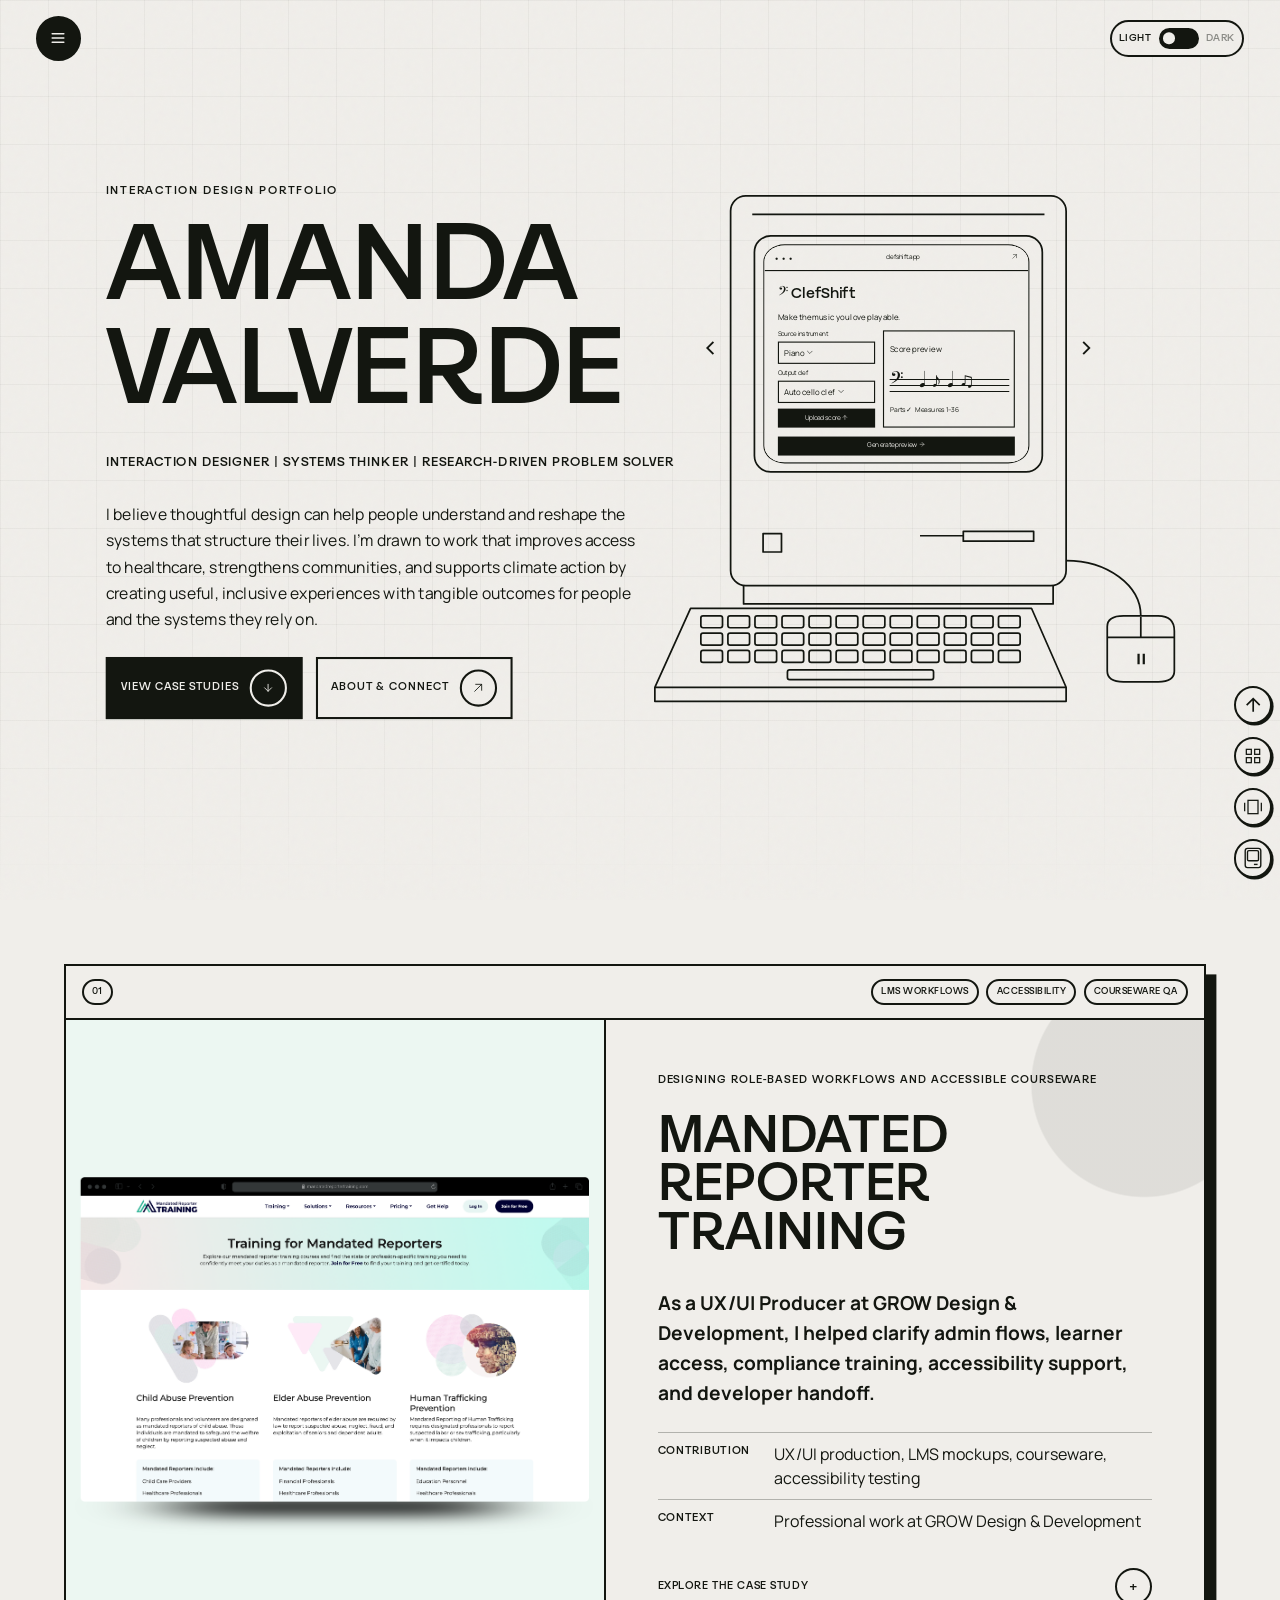
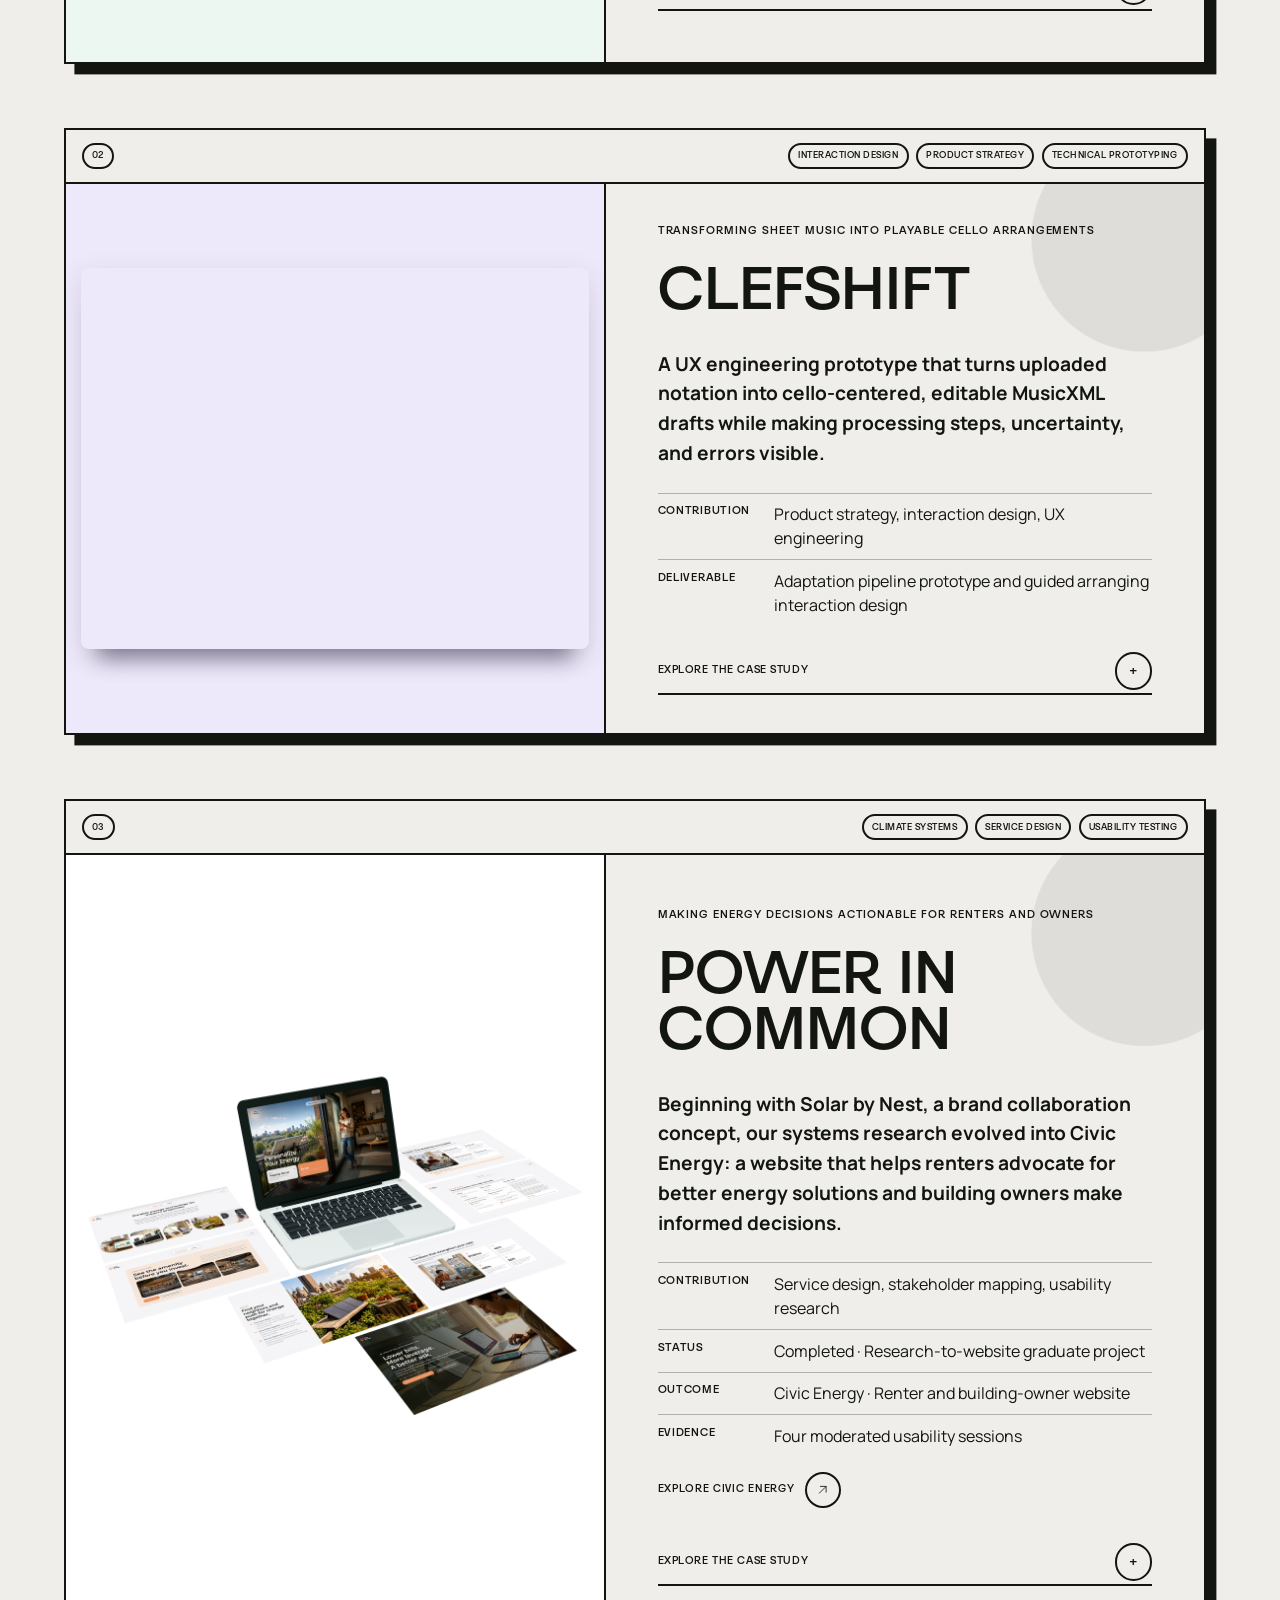
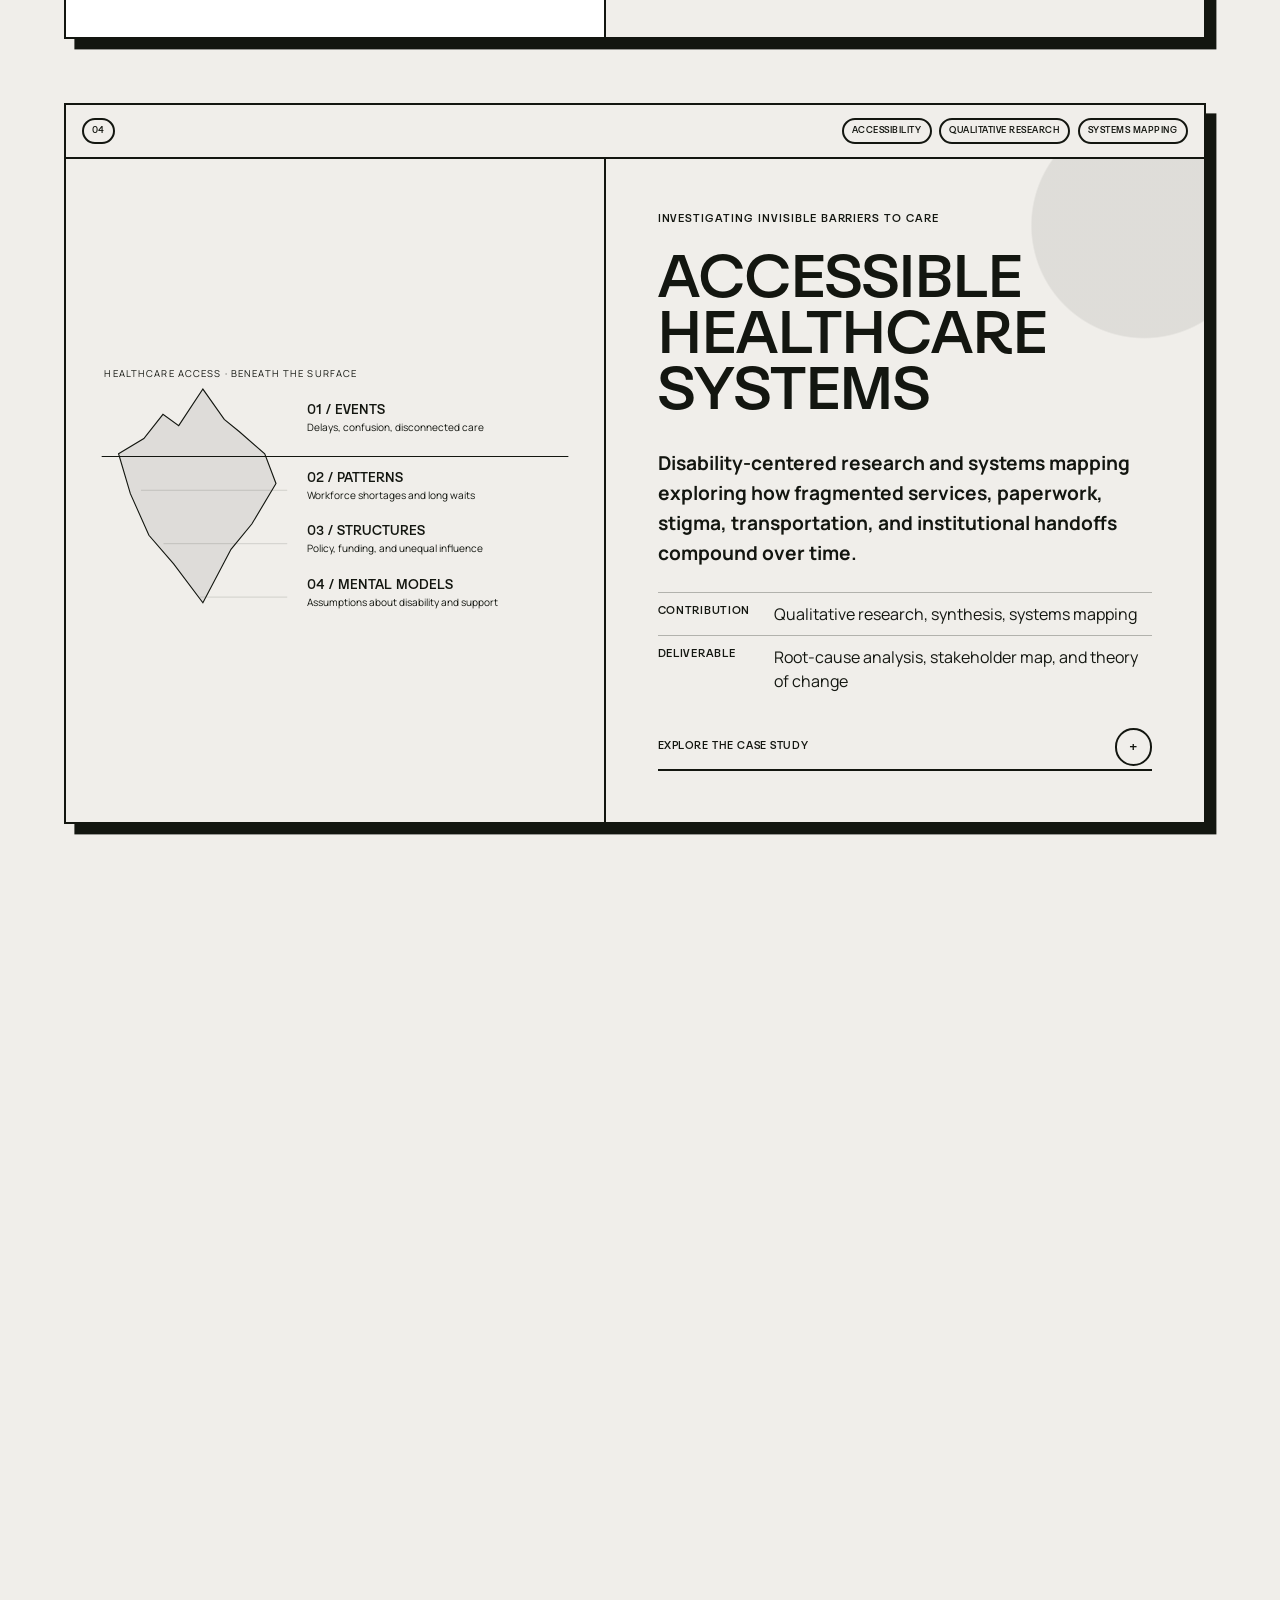
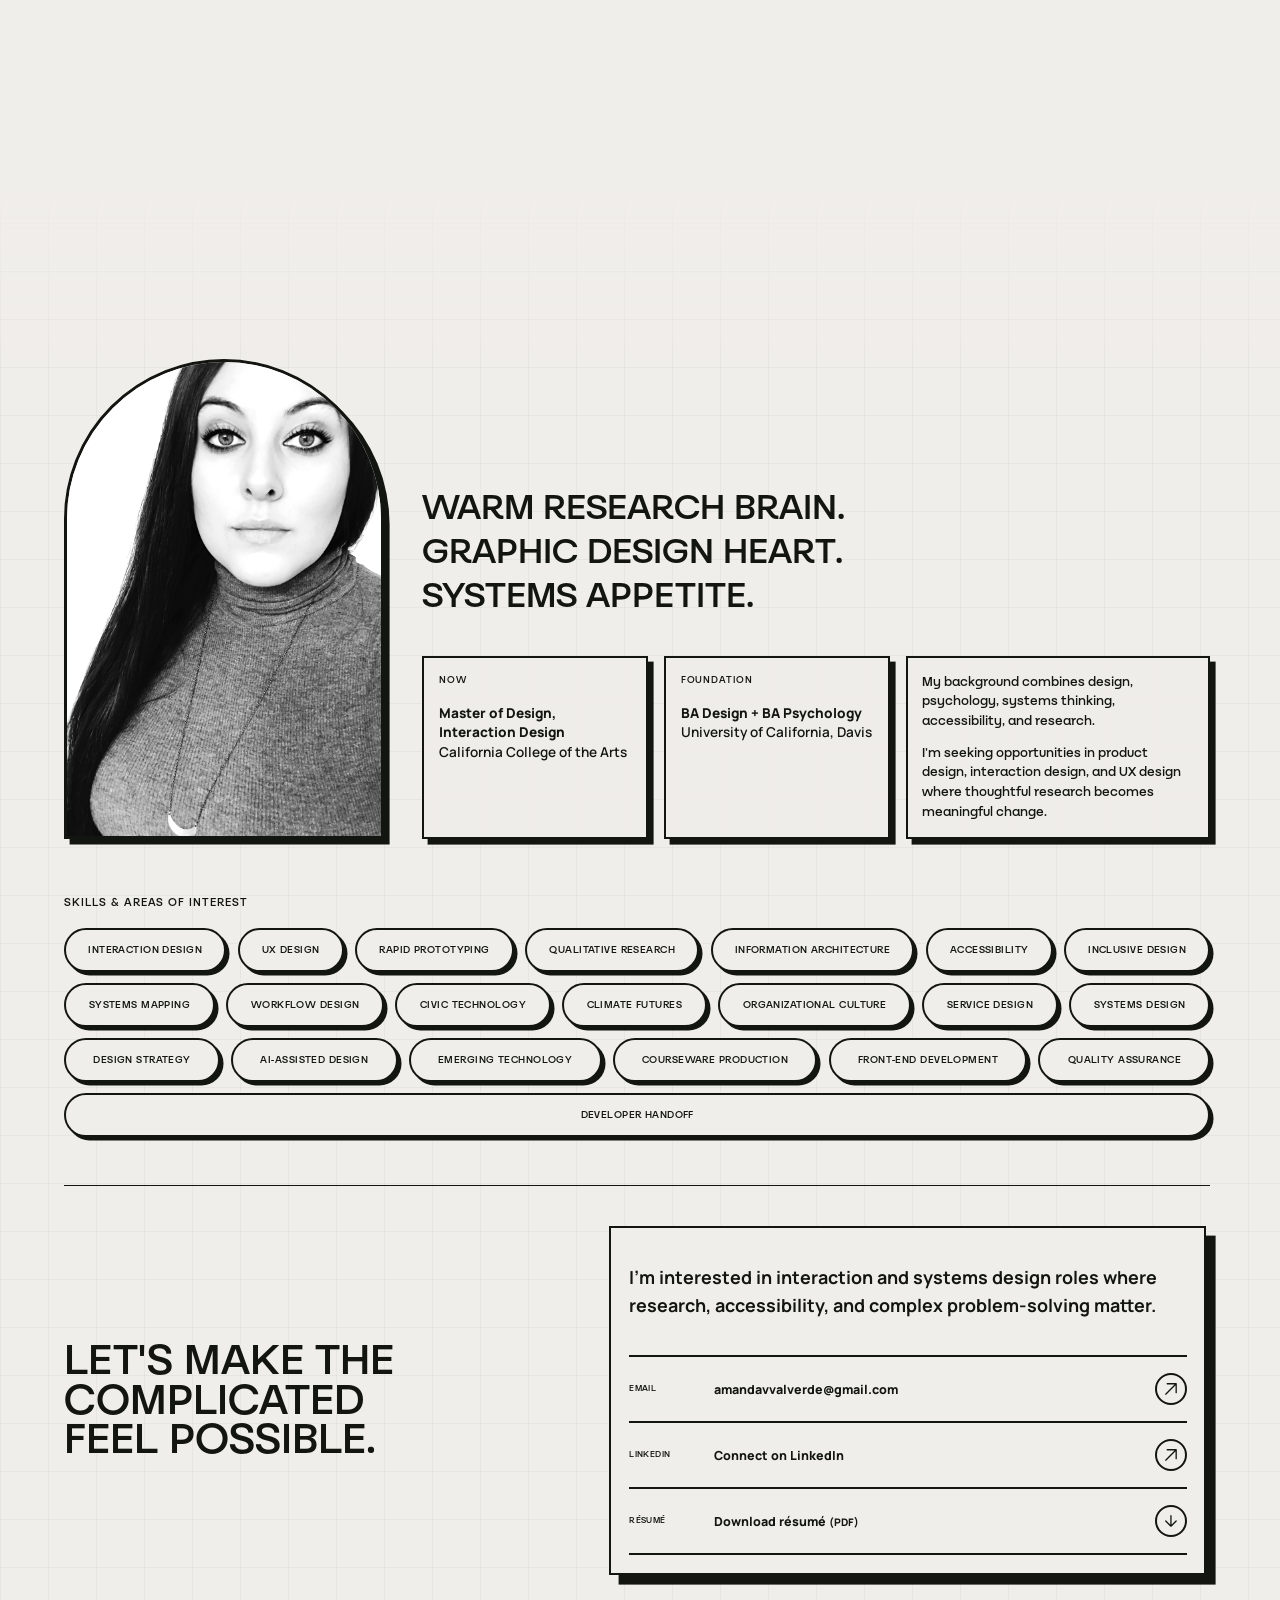
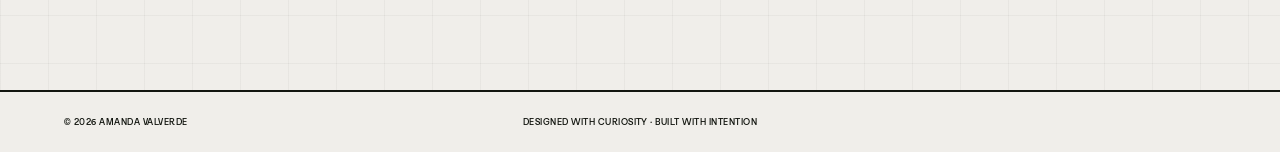
<file: index.html>
<!doctype html>
<html lang="en">
  <head>
    <meta charset="UTF-8" />
    <meta name="viewport" content="width=device-width, initial-scale=1.0" />
    <meta
      name="description"
      content="Amanda Valverde is an interaction designer and systems thinker creating tools, services, and experiences that make complex systems more understandable, actionable, and humane."
    />
    <meta name="author" content="Amanda Valverde" />
    <meta property="og:type" content="website" />
    <meta property="og:title" content="Amanda Valverde | Interaction Designer" />
    <meta
      property="og:description"
      content="Research-driven interaction design for complex systems, accessible services, and emerging tools."
    />
    <meta name="theme-color" content="#F0EEEA" />
    <link rel="icon" type="image/svg+xml" href="assets/favicon.svg" />
    <title>Amanda Valverde | Interaction Designer</title>
    <script>
      (() => {
        document.documentElement.classList.add('js');
        try {
          const savedTheme = localStorage.getItem('portfolio-theme');
          document.documentElement.dataset.theme = savedTheme === 'dark' ? 'dark' : 'light';
        } catch {
          document.documentElement.dataset.theme = 'light';
        }
      })();
    </script>
    <link rel="stylesheet" href="styles.css?v=phone-portrait-20261115" />
    <script src="script.js?v=semicircle-portrait-20261115" defer></script>
    <noscript><style>.reveal { opacity: 1 !important; transform: none !important; }</style></noscript>
  </head>
  <body>
    <svg width="0" height="0" aria-hidden="true" style="position:absolute">
      <symbol id="arrow-left" viewBox="0 0 24 24"><path d="M19 12H5m7-7-7 7 7 7"/></symbol>
      <symbol id="arrow-up" viewBox="0 0 24 24"><path d="M12 19V5m-7 7 7-7 7 7"/></symbol>
      <symbol id="arrow-right" viewBox="0 0 24 24"><path d="M5 12h14m-7-7 7 7-7 7"/></symbol>
      <symbol id="arrow-down" viewBox="0 0 24 24"><path d="M12 5v14m-7-7 7 7 7-7"/></symbol>
      <symbol id="arrow-external" viewBox="0 0 24 24"><path d="M5 19 19 5M7 5h12v12"/></symbol>
      <symbol id="arrow-caret" viewBox="0 0 24 24"><path d="M5 9l7 7 7-7"/></symbol>
    </svg>
    <a class="skip-link" href="#main-content">Skip to content</a>

    <header class="site-header" data-header>
      <button class="project-index-toggle" type="button" aria-expanded="false" aria-controls="project-index-dropdown" aria-label="Open project menu"><svg class="menu-glyph" viewBox="0 0 24 24" aria-hidden="true"><path d="M5 7H19 M5 12H19 M5 17H19" /></svg></button>

      <button
        class="theme-toggle"
        type="button"
        data-theme-toggle
        aria-label="Switch to dark mode"
        aria-pressed="false"
      >
        <span class="theme-label theme-label-light">Light</span>
        <span class="theme-track" aria-hidden="true"><span></span></span>
        <span class="theme-label theme-label-dark">Dark</span>
      </button>
<nav class="work-index project-index-dropdown" id="project-index-dropdown" hidden aria-label="Portfolio directory">
          <a href="#mandated-reporter-training">
            <span>01</span><strong>Mandated Reporter Training</strong><small>Learning systems + accessibility</small>
          <span class="project-menu-description">Professional LMS and courseware work clarifying learner access, administrator workflows, and accessible compliance training.</span></a>
          <a href="#clefshift">
            <span>02</span><strong>ClefShift</strong><small>UX engineering + music technology</small>
          <span class="project-menu-description">A working prototype that converts sheet music into editable cello arrangements, with clear processing feedback and error states.</span></a>
          <a href="#power-in-common">
            <span>03</span><strong>Power in Common</strong><small>Climate + service design</small>
          <span class="project-menu-description">Systems research translated into Civic Energy, a website helping renters advocate for energy improvements and owners evaluate upgrades.</span></a>
          <a href="#accessible-healthcare">
            <span>04</span><strong>Accessible Healthcare</strong><small>Accessibility + systems research</small>
          <span class="project-menu-description">Disability-centered research revealing how fragmented services, handoffs, and administrative barriers shape access to care.</span></a>
          <a href="#culture-decoder">
            <span>05</span><strong>Culture Decoder</strong><small>Culture research + front-end</small>
          <span class="project-menu-description">An interactive culture audit translating research on Vacation’s brand and organizational culture into an explorable digital experience.</span></a>
        <a href="#about"><span aria-hidden="true"><svg class="arrow-icon" width="16" height="16" aria-hidden="true" focusable="false"><use href="#arrow-external"/></svg></span><strong>About &amp; Connect</strong><small>Background + opportunities</small><span class="project-menu-description">Explore my background, skills, and approach, and get in touch about design opportunities.</span></a>
</nav>
    </header>

    <main id="main-content">
      <section class="hero" id="top" aria-labelledby="hero-title">
        <div class="hero-inner reveal">
          <div class="hero-name-block">
            <p class="hero-eyebrow">Interaction Design Portfolio</p>
            <h1 id="hero-title"><span>Amanda</span><span>Valverde</span></h1>
            <p class="hero-title-line">Interaction Designer | Systems Thinker | Research-Driven Problem Solver</p>
            <p class="hero-intent">I believe thoughtful design can help people understand and reshape the systems that structure their lives. I’m drawn to work that improves access to healthcare, strengthens communities, and supports climate action by creating useful, inclusive experiences with tangible outcomes for people and the systems they rely on.</p>
            <div class="hero-actions" aria-label="Portfolio shortcuts">
              <a class="text-link" href="#work">View case studies <span aria-hidden="true"><svg class="arrow-icon" width="16" height="16" aria-hidden="true" focusable="false"><use href="#arrow-down"/></svg></span></a>
              <a class="text-link" href="#about">About &amp; Connect <span aria-hidden="true"><svg class="arrow-icon" width="16" height="16" aria-hidden="true" focusable="false"><use href="#arrow-external"/></svg></span></a>
            </div>
          </div>
          <div class="hero-preview">
          <div class="hero-message mac-showcase">
            <svg class="mac-drawing" viewBox="0 0 600 550" role="img" aria-label="Minimalist Macintosh 128K with keyboard and mouse">
              <g class="mac-outline"><rect x="135" y="40" width="310" height="360" rx="14"/><path d="M147 400v17h286v-17 M155 57h270 M350 350h65v9h-65z M310 354h40 M165 352h17v17h-17z"/><rect x="157" y="77" width="266" height="218" rx="15"/><path d="M98 421h315l32 73H65z M65 494v13h380v-13 M445 377A69 51 0 0 1 514 428"/><path d="M483 438q0-10 15-10h32q15 0 15 14v37q0 10-15 10h-32q-15 0-15-10z M483 448h62 M514 429v19"/><g class="mac-keys" transform="translate(7.5 -3)"><rect x="100" y="431" width="20" height="11" rx="2"/><rect x="125" y="431" width="20" height="11" rx="2"/><rect x="150" y="431" width="20" height="11" rx="2"/><rect x="175" y="431" width="20" height="11" rx="2"/><rect x="200" y="431" width="20" height="11" rx="2"/><rect x="225" y="431" width="20" height="11" rx="2"/><rect x="250" y="431" width="20" height="11" rx="2"/><rect x="275" y="431" width="20" height="11" rx="2"/><rect x="300" y="431" width="20" height="11" rx="2"/><rect x="325" y="431" width="20" height="11" rx="2"/><rect x="350" y="431" width="20" height="11" rx="2"/><rect x="375" y="431" width="20" height="11" rx="2"/><rect x="100" y="447" width="20" height="11" rx="2"/><rect x="125" y="447" width="20" height="11" rx="2"/><rect x="150" y="447" width="20" height="11" rx="2"/><rect x="175" y="447" width="20" height="11" rx="2"/><rect x="200" y="447" width="20" height="11" rx="2"/><rect x="225" y="447" width="20" height="11" rx="2"/><rect x="250" y="447" width="20" height="11" rx="2"/><rect x="275" y="447" width="20" height="11" rx="2"/><rect x="300" y="447" width="20" height="11" rx="2"/><rect x="325" y="447" width="20" height="11" rx="2"/><rect x="350" y="447" width="20" height="11" rx="2"/><rect x="375" y="447" width="20" height="11" rx="2"/><rect x="100" y="463" width="20" height="11" rx="2"/><rect x="125" y="463" width="20" height="11" rx="2"/><rect x="150" y="463" width="20" height="11" rx="2"/><rect x="175" y="463" width="20" height="11" rx="2"/><rect x="200" y="463" width="20" height="11" rx="2"/><rect x="225" y="463" width="20" height="11" rx="2"/><rect x="250" y="463" width="20" height="11" rx="2"/><rect x="275" y="463" width="20" height="11" rx="2"/><rect x="300" y="463" width="20" height="11" rx="2"/><rect x="325" y="463" width="20" height="11" rx="2"/><rect x="350" y="463" width="20" height="11" rx="2"/><rect x="375" y="463" width="20" height="11" rx="2"/><rect x="180" y="481" width="135" height="9" rx="2"/></g></g>
            </svg>
            <div class="mac-screen" aria-label="Case study previews">
              <a class="mac-slide is-active" href="#mandated-reporter-training" aria-label="Explore Mandated Reporter Training"><div class="mini-browser"><div class="mini-browser-bar"><span class="mini-dots">● ● ●</span><span>Mandated Reporter Training</span><span><svg class="arrow-icon" width="16" height="16" aria-hidden="true" focusable="false"><use href="#arrow-external"/></svg></span></div><div class="mini-page"><div class="mini-brand">TRAINING CATALOG</div><div class="mini-search">⌕ &nbsp; Find your training</div><div class="mini-filter">California × &nbsp; Profession <svg class="arrow-icon" width="16" height="16" aria-hidden="true" focusable="false"><use href="#arrow-caret"/></svg></div><div class="mini-course-grid"><div><i>01</i><b>Child care</b><span>Select training <svg class="arrow-icon" width="16" height="16" aria-hidden="true" focusable="false"><use href="#arrow-right"/></svg></span></div><div><i>02</i><b>School personnel</b><span>Select training <svg class="arrow-icon" width="16" height="16" aria-hidden="true" focusable="false"><use href="#arrow-right"/></svg></span></div><div><i>03</i><b>General training</b><span>Select training <svg class="arrow-icon" width="16" height="16" aria-hidden="true" focusable="false"><use href="#arrow-right"/></svg></span></div></div></div></div></a>
              <a class="mac-slide" href="#clefshift" aria-label="Explore ClefShift" hidden><div class="mini-browser"><div class="mini-browser-bar"><span class="mini-dots">● ● ●</span><span>clefshift.app</span><span><svg class="arrow-icon" width="16" height="16" aria-hidden="true" focusable="false"><use href="#arrow-external"/></svg></span></div><div class="mini-page"><div class="mini-brand">𝄢 ClefShift</div><p class="mini-tagline">Make the music you love playable.</p><div class="mini-clef-grid"><div><label>Source instrument</label><div class="mini-field">Piano <svg class="arrow-icon" width="16" height="16" aria-hidden="true" focusable="false"><use href="#arrow-caret"/></svg></div><label>Output clef</label><div class="mini-field">Auto cello clef <svg class="arrow-icon" width="16" height="16" aria-hidden="true" focusable="false"><use href="#arrow-caret"/></svg></div><div class="mini-action">Upload score <svg class="arrow-icon" width="16" height="16" aria-hidden="true" focusable="false"><use href="#arrow-up"/></svg></div></div><div class="mini-score"><span>Score preview</span><div class="mini-staff">𝄢 &nbsp; ♩ ♪ ♩ ♫</div><div class="mini-filter">Parts ✓ &nbsp; Measures 1–36</div></div></div><div class="mini-action mini-wide">Generate preview <svg class="arrow-icon" width="16" height="16" aria-hidden="true" focusable="false"><use href="#arrow-right"/></svg></div></div></div></a>
              <a class="mac-slide" href="#power-in-common" aria-label="Explore Power in Common" hidden><div class="mini-browser"><div class="mini-browser-bar"><span class="mini-dots">● ● ●</span><span>Civic Energy</span><span><svg class="arrow-icon" width="16" height="16" aria-hidden="true" focusable="false"><use href="#arrow-external"/></svg></span></div><div class="mini-page"><div class="mini-brand">CIVIC ENERGY <span>☼</span></div><div class="mini-energy-title">Personalize<br>your energy.</div><div class="mini-energy-art" aria-hidden="true"><span>⌂</span><div>▱ ▱ ▱<br>▱ ▱ ▱</div><span>☀</span></div><div class="mini-paths"><div><b>Property owner</b><span>Explore upgrades <svg class="arrow-icon" width="16" height="16" aria-hidden="true" focusable="false"><use href="#arrow-external"/></svg></span></div><div><b>Renter</b><span>Find your options <svg class="arrow-icon" width="16" height="16" aria-hidden="true" focusable="false"><use href="#arrow-external"/></svg></span></div></div></div></div></a>
              <a class="mac-slide mac-health" href="#accessible-healthcare" aria-label="Explore Accessible Healthcare Systems" hidden><div class="mini-browser"><div class="mini-browser-bar"><span class="mini-dots">● ● ●</span><span>Accessible Healthcare</span><span><svg class="arrow-icon" width="16" height="16" aria-hidden="true" focusable="false"><use href="#arrow-external"/></svg></span></div><div class="mini-page"><div class="mini-brand">BENEATH THE SURFACE</div><p class="mini-tagline">Mapping the conditions that shape access.</p><div class="mini-health-map"><svg viewBox="35 60 330 400" preserveAspectRatio="xMidYMid meet" aria-hidden="true"><path d="M65 185 L110 158 L144 115 L172 135 L215 70 L253 124 L280 146 L325 185 L345 238 L302 310 L265 355 L215 450 L163 381 L119 330 L86 256 Z"/><path class="mini-waterline" d="M35 190H365"/></svg><div><div><b>01 / Events</b><span>Delays &amp; confusion</span></div><div><b>02 / Patterns</b><span>Shortages &amp; waiting</span></div><div><b>03 / Structures</b><span>Policy &amp; power</span></div><div><b>04 / Mental models</b><span>Beliefs &amp; assumptions</span></div></div></div></div></div></a>
              <a class="mac-slide mac-culture" href="#culture-decoder" aria-label="Explore Culture Decoder" hidden><div class="mini-browser"><div class="mini-browser-bar"><span class="mini-dots">● ● ●</span><span>Culture Decoder · Vacation</span><span><svg class="arrow-icon" width="16" height="16" aria-hidden="true" focusable="false"><use href="#arrow-external"/></svg></span></div><div class="mini-page"><div class="mini-brand">VACATION®</div><div class="mini-culture-title">The architecture<br>of leisure.</div><p class="mini-tagline">An interactive culture audit</p><div class="mini-culture-levels"><div><span>01</span><b>Visible artifacts</b><span>+</span></div><div><span>02</span><b>Espoused values</b><span>+</span></div><div><span>03</span><b>Tacit assumptions</b><span>+</span></div></div></div></div></a>
            </div>
            <button class="mac-prev" type="button" aria-label="Previous case study">&lt;</button><button class="mac-next" type="button" aria-label="Next case study">&gt;</button>
            <div class="mac-description" id="mac-description" aria-live="polite"></div>
            <button class="mac-pause" type="button" aria-label="Pause case study slideshow">
              <svg viewBox="0 0 24 24" aria-hidden="true" focusable="false">
                <path class="mac-pause-icon" d="M7 5h3v14H7z M14 5h3v14h-3z"/>
                <path class="mac-play-icon" d="M8 4l12 8-12 8z"/>
              </svg>
            </button>
          </div>
          </div>
        </div>
      </section>

      <div class="work-browser-frame">
      <section class="work-browser" id="portfolio-views" aria-labelledby="browse-title" hidden>
<header class="browse-header"><h2 id="browse-title">Explore the work</h2><p>Choose a project to explore.</p></header>
<div class="browse-grid"></div>
<section class="browse-gallery" hidden aria-label="Portfolio gallery"><div class="browse-preview"></div><div class="browse-gallery-heading"><p class="browse-counter" aria-live="polite"></p><div><button type="button" class="browse-prev" aria-label="Previous gallery item"><svg class="arrow-icon" width="16" height="16" aria-hidden="true" focusable="false"><use href="#arrow-left"/></svg></button><button type="button" class="browse-next" aria-label="Next gallery item"><svg class="arrow-icon" width="16" height="16" aria-hidden="true" focusable="false"><use href="#arrow-right"/></svg></button></div></div><div class="browse-track" tabindex="0" aria-label="Scroll horizontally through projects and about me"></div></section>
</section>
      </div>
<section class="work-section" id="work" aria-labelledby="work-title">
        <h2 id="work-title" class="sr-only">Case studies</h2>

        <article class="project project-mandated reveal" id="mandated-reporter-training">
          <div class="project-card-top">
            <p class="project-number">01</p>
            <div class="project-tags" aria-label="Project methods">
              <span>LMS workflows</span><span>Accessibility</span><span>Courseware QA</span>
            </div>
          </div>
          <div class="project-visual visual-mandated mockup-visual">
            <img width="6500" height="4500"
              src="assets/mandated/browser-mockup.png"
              alt="Mandated Reporter Training website displayed in a browser mockup"
              loading="lazy"
              decoding="async"
            />
          </div>
          <div class="project-copy">
            <p class="project-kicker">Designing role-based workflows and accessible courseware</p>
            <h3>Mandated Reporter Training</h3>
            <p class="project-summary">
              As a UX/UI Producer at GROW Design &amp; Development, I helped clarify
              admin flows, learner access, compliance training, accessibility support, and
              developer handoff.
            </p>
            <dl class="project-facts">
              <div><dt>Contribution</dt><dd>UX/UI production, LMS mockups, courseware, accessibility testing</dd></div>
              <div><dt>Context</dt><dd>Professional work at GROW Design &amp; Development</dd></div>
            </dl>
            <button class="project-toggle" type="button" aria-expanded="false" aria-controls="mandated-details">
              <span>Explore the case study</span><span class="toggle-icon" aria-hidden="true">+</span>
            </button>
          </div>
          <div class="project-details" id="mandated-details">
            <div class="detail-problem">
              <p class="detail-label">The challenge</p>
              <p>
                Mandated Reporter Training had to support learners, administrators, employers,
                developers, and compliance stakeholders. The design challenge was clarifying how
                the LMS should behave across roles, permissions, password recovery, certificates,
                training completion, and accessible courseware.
              </p>
            </div>

            <div class="detail-card">
              <p class="detail-label">My role</p>
              <p>
                As a UX/UI Producer at GROW Design &amp; Development, I created LMS mockups,
                produced Storyline 360 courseware, authored and designed learning assets,
                and conducted accessibility testing and regulatory research.
              </p>
              <ul class="detail-list">
                <li>Created LMS mockups and user flows for administrative tasks.</li>
                <li>Documented role editing, password recovery, and super admin reset flows.</li>
                <li>Produced and modified courseware content in Articulate Storyline 360.</li>
                <li>Tested courseware and platform behavior to identify deployment issues.</li>
                <li>Authored a Voluntary Product Accessibility Template (VPAT) for the courseware Accessibility Conformance Report.</li>
                <li>Conducted Section 508 accessibility testing with JAWS across state-mandated training modules.</li>
                <li>Researched California, Nevada, and Pennsylvania legislation to inform clear instructional flows.</li>
                <li>Authored, copyedited, and visually designed courseware scripts and learning assets.</li>
              </ul>
            </div>
            <section class="detail-card detail-wide"><p class="detail-label">Development context · California’s training system</p><h4>From fragmented courses to a connected service</h4><p>CDSS and OCAP partnered with Simple Learning Systems to modernize training previously spread across websites, without learner accounts or accessible, mobile-friendly delivery. The 2023 cloud migration preserved learning histories. Simple reports halving runtime in most courseware.</p><p>These platform-level developments make continuity, efficient instruction, and dependable account states central design considerations.</p><p>Source: <a href="https://mandatedreportertraining.com/case-studies/cdss/" target="_blank" rel="noopener">CDSS case study <svg class="arrow-icon" width="16" height="16" aria-hidden="true" focusable="false"><use href="#arrow-external"/></svg></a></p></section>

<section class="detail-card detail-wide mrt-impact" aria-labelledby="mrt-impact-title">
<p class="detail-label">Published impact · California platform</p>
<h4 id="mrt-impact-title">Designing for clarity at statewide scale</h4>
<p>The published results show the scale of the service my UX/UI production work supported.</p>
<dl class="mrt-metrics">
<div><dt>1.8 million</dt><dd>Certificates issued</dd></div>
<div><dt>6,100</dt><dd>Average weekday users</dd></div>
<div><dt>50%</dt><dd>Runtime reduction in most courseware</dd></div>
<div><dt>1 million+</dt><dd>Users in less than two years, reported by CDSS leadership</dd></div>
</dl>
<p class="mrt-source">Platform-wide results reported in the <a href="https://mandatedreportertraining.com/case-studies/cdss/" target="_blank" rel="noopener">California case study <svg class="arrow-icon" width="16" height="16" aria-hidden="true" focusable="false"><use href="#arrow-external"/></svg></a> and <a href="https://simplelearning.com/case-study/cdss/" target="_blank" rel="noopener">CDSS leadership testimonial <svg class="arrow-icon" width="16" height="16" aria-hidden="true" focusable="false"><use href="#arrow-external"/></svg></a>.</p>
<h4>How I contributed as a designer</h4>
<ul class="detail-list">
<li><strong>Make complex workflows explicit.</strong> My LMS mockups and role, permission, and account-recovery flows translated administrative needs into behavior developers could implement.</li>
<li><strong>Make instruction easier to follow.</strong> My Storyline 360 production, script editing, and learning-asset design connected content hierarchy with clear instructional sequences.</li>
<li><strong>Make accessibility part of delivery.</strong> My JAWS testing, Section 508 checks, VPAT documentation, and courseware QA helped identify barriers and communicate issues before deployment.</li>
</ul>
<blockquote class="mrt-testimonial">
<p>“We have had over a million users in less than two years. Based on the traffic and response to the platform, I can tell people like our website. It’s so much more interactive than our previous platform, and I feel like that interactivity really helps with adult learning. The site is visually stimulating, interactive, very user-friendly, and effective for getting our California Mandated Reporters trained.”</p>
<cite>Angela Ponivas · Chief of the Office of Child Abuse Prevention, California Department of Social Services<br><a href="https://simplelearning.com/case-study/cdss/" target="_blank" rel="noopener">Read the published testimonial <svg class="arrow-icon" width="16" height="16" aria-hidden="true" focusable="false"><use href="#arrow-external"/></svg></a></cite>
</blockquote>
</section>
<section class="systems-step detail-wide mandated-artifact-row"><figure class="systems-figure"><a href="assets/mandated/catalog.png" target="_blank" rel="noopener" aria-label="View full-size: Training catalog with California selected and profession-specific course cards"><img width="3456" height="1868" src="assets/mandated/catalog.png" alt="Training catalog with California selected and profession-specific course cards" loading="lazy" decoding="async"></a><figcaption>Course discovery · Filters connect learner context to relevant training. · Select image to enlarge.</figcaption></figure><div class="mandated-artifact-copy"><p class="detail-label">Learning journey / 01</p><h4>Find the right learning path</h4><p>The catalog makes a complex training offering navigable through state, profession, industry, type, and language filters. Visible selections help learners understand which requirements their course is intended to address before they begin.</p><p>Occupation-based personalization surfaces relevant courses while retaining access to the full catalog. The design consideration is to reduce search effort without hiding alternatives. <a href="https://mandatedreportertraining.com/case-studies/cdss/" target="_blank" rel="noopener">CDSS case study <svg class="arrow-icon" width="16" height="16" aria-hidden="true" focusable="false"><use href="#arrow-external"/></svg></a></p></div></section><section class="systems-step detail-wide mandated-artifact-row"><div class="mandated-visual-stack"><figure class="systems-figure"><a href="assets/mandated/legal.png" target="_blank" rel="noopener" aria-label="View full-size: Legal requirements lesson with a gavel photograph and Legal resource label"><img width="2860" height="1608" src="assets/mandated/legal.png" alt="Legal requirements lesson with a gavel photograph and Legal resource label" loading="lazy" decoding="async"></a><figcaption>Orientation · Place the purpose and responsibility before the detail. · Select image to enlarge.</figcaption></figure><details class="clef-control-detail"><summary>Explore reporter protections</summary><div class="mandated-thumbnails"><figure class="systems-figure"><a href="assets/mandated/reporter-protections.png" target="_blank" rel="noopener" aria-label="View full-size: Protections for Mandated Reporters screen with topic navigation and an anonymity explanation"><img width="2858" height="1606" src="assets/mandated/reporter-protections.png" alt="Protections for Mandated Reporters screen with topic navigation and an anonymity explanation" loading="lazy" decoding="async"></a><figcaption>Reporter protections · Topic navigation separates safeguards, confidentiality, and identity questions. The selected topic stays beside its explanation, supporting focused review without leaving the lesson · Select image to enlarge.</figcaption></figure></div></details></div><div class="mandated-artifact-copy"><p class="detail-label">Learning journey / 02</p><h4>Establish the responsibility</h4><p>The legal requirements screen establishes why the learning matters before introducing abuse categories. A consistent resource label connects the lesson to supporting information. In this portfolio, these screens demonstrate course structure and content presentation; reporting requirements depend on jurisdiction and role.</p><p>Legal references moved into a web database available inside and outside the course, separating reference lookup from the learning sequence. <a href="https://mandatedreportertraining.com/case-studies/cdss/" target="_blank" rel="noopener">CDSS case study <svg class="arrow-icon" width="16" height="16" aria-hidden="true" focusable="false"><use href="#arrow-external"/></svg></a></p></div></section><section class="systems-step detail-wide mandated-artifact-row"><div class="mandated-visual-stack"><figure class="systems-figure"><a href="assets/mandated/physical.png" target="_blank" rel="noopener" aria-label="View full-size: What Is Physical Abuse lesson screen"><img width="2858" height="1610" src="assets/mandated/physical.png" alt="What Is Physical Abuse lesson screen" loading="lazy" decoding="async"></a><figcaption>Foundations · Define the concept before asking learners to interpret signs. · Select image to enlarge.</figcaption></figure><details class="clef-control-detail"><summary>Explore the related definition screens</summary><div class="mandated-thumbnails"><figure class="systems-figure"><a href="assets/mandated/sexual.png" target="_blank" rel="noopener" aria-label="View full-size: What Is Sexual Abuse lesson screen"><img width="2860" height="1610" src="assets/mandated/sexual.png" alt="What Is Sexual Abuse lesson screen" loading="lazy" decoding="async"></a><figcaption>Sexual abuse · Continue the same instructional pattern. · Select image to enlarge.</figcaption></figure><figure class="systems-figure"><a href="assets/mandated/emotional.png" target="_blank" rel="noopener" aria-label="View full-size: What Is Emotional Abuse lesson screen"><img width="2864" height="1610" src="assets/mandated/emotional.png" alt="What Is Emotional Abuse lesson screen" loading="lazy" decoding="async"></a><figcaption>Emotional abuse · Extend recognition beyond physical injury. · Select image to enlarge.</figcaption></figure></div></details></div><div class="mandated-artifact-copy"><p class="detail-label">Learning journey / 03</p><h4>Build a shared vocabulary</h4><p>Definition screens introduce physical, sexual, and emotional abuse in a recognizable visual system. Clear headings, short explanatory blocks, and consistent resource placement help learners orient themselves as the subject changes. This foundational layer prepares them to interpret more nuanced situations.</p></div></section><section class="systems-step detail-wide mandated-artifact-row"><div class="mandated-visual-stack"><figure class="systems-figure"><a href="assets/mandated/red-flags.png" target="_blank" rel="noopener" aria-label="View full-size: Adult Behavior Red Flags screen with expandable content rows"><img width="2862" height="1608" src="assets/mandated/red-flags.png" alt="Adult Behavior Red Flags screen with expandable content rows" loading="lazy" decoding="async"></a><figcaption>Interaction · Progressive disclosure organizes supporting detail. · Select image to enlarge.</figcaption></figure><details class="clef-control-detail"><summary>Explore context and recognition screens</summary><div class="mandated-thumbnails"><figure class="systems-figure"><a href="assets/mandated/context.png" target="_blank" rel="noopener" aria-label="View full-size: Domestic and Intimate Partner Violence context lesson"><img width="2862" height="1610" src="assets/mandated/context.png" alt="Domestic and Intimate Partner Violence context lesson" loading="lazy" decoding="async"></a><figcaption>Context · Connect individual indicators with a broader situation. · Select image to enlarge.</figcaption></figure><figure class="systems-figure"><a href="assets/mandated/signs.png" target="_blank" rel="noopener" aria-label="View full-size: Learn the Signs of Willful Harming screen with five expandable topics"><img width="2862" height="1612" src="assets/mandated/signs.png" alt="Learn the Signs of Willful Harming screen with five expandable topics" loading="lazy" decoding="async"></a><figcaption>Recognition · Group related indicators into discrete learning steps. · Select image to enlarge.</figcaption></figure><figure class="systems-figure"><a href="assets/mandated/neglect-signs.png" target="_blank" rel="noopener" aria-label="View full-size: Learn the Signs of Neglect: physical indicators"><img width="2860" height="1608" src="assets/mandated/neglect-signs.png" alt="Learn the Signs of Neglect: physical indicators" loading="lazy" decoding="async"></a><figcaption>Physical indicators · A prominent category heading and scannable list organize the lesson’s examples for review · Select image to enlarge.</figcaption></figure><figure class="systems-figure"><a href="assets/mandated/family-factors.png" target="_blank" rel="noopener" aria-label="View full-size: Family Factors screen with expandable topics"><img width="2862" height="1610" src="assets/mandated/family-factors.png" alt="Family Factors screen with expandable topics" loading="lazy" decoding="async"></a><figcaption>Family context · Expandable topics introduce contextual information in smaller portions, with a visible route to supporting MRT information · Select image to enlarge.</figcaption></figure><figure class="systems-figure"><a href="assets/mandated/adult-neglect.png" target="_blank" rel="noopener" aria-label="View full-size: Adult Behavior Red Flags lesson about caregiver indicators"><img width="2860" height="1608" src="assets/mandated/adult-neglect.png" alt="Adult Behavior Red Flags lesson about caregiver indicators" loading="lazy" decoding="async"></a><figcaption>Caregiver context · A framing statement precedes the list, distinguishing the introduction from the supporting examples. This adds another content pattern to the recognition sequence · Select image to enlarge.</figcaption></figure></div></details></div><div class="mandated-artifact-copy"><p class="detail-label">Learning journey / 04</p><h4>Move from definitions to recognition</h4><p>Expandable sections break longer lists of indicators into manageable pieces. Explicit completion prompts make the expected action visible. Related context screens then show how signs may appear within broader family circumstances. For interaction design, the key is connecting content, action, and progress without making the learner guess what to do next.</p></div></section><section class="systems-step detail-wide mandated-artifact-row"><figure class="systems-figure"><a href="assets/mandated/decision.png" target="_blank" rel="noopener" aria-label="View full-size: Knowing When to Make a Report lesson with prompts about support, bias, and uncertainty"><img width="2858" height="1610" src="assets/mandated/decision.png" alt="Knowing When to Make a Report lesson with prompts about support, bias, and uncertainty" loading="lazy" decoding="async"></a><figcaption>Application · Bring the learning back to a consequential real-world decision. · Select image to enlarge.</figcaption></figure><div class="mandated-artifact-copy"><p class="detail-label">Learning journey / 05</p><h4>Support a considered decision</h4><p>The reporting-decision screen shifts from definitions to reflective prompts about support services, bias, and uncertainty. It illustrates the challenge of presenting sensitive information clearly while keeping the learner’s responsibility visible. My work on courseware production, accessibility support, and QA helped connect these learning screens to a dependable LMS experience.</p></div></section><section class="systems-step detail-wide mandated-artifact-row"><figure class="systems-figure"><a href="assets/mandated/scenario-2.png" target="_blank" rel="noopener" aria-label="View full-size: Scenario 2: childcare situation with Yes and No choices and a Submit button"><img width="2864" height="1610" src="assets/mandated/scenario-2.png" alt="Scenario 2: childcare situation with Yes and No choices and a Submit button" loading="lazy" decoding="async"></a><figcaption>Scenario practice · Separate the situation from the response controls · Select image to enlarge.</figcaption></figure><div class="mandated-artifact-copy"><p class="detail-label">Learning journey / 06</p><h4>Apply learning to a concrete scenario</h4><p>This practice screen places a childcare scenario beside a clearly separated response panel. A single-choice answer and explicit Submit action give the interaction a predictable sequence: read, consider, select, and commit. Its place after the recognition and decision material shows how the course moves from explanation into application. The screenshot documents the question state, rather than an answer or feedback outcome.</p></div></section><section class="systems-step detail-wide mandated-artifact-row"><figure class="systems-figure"><a href="assets/mandated/training-overview.png" target="_blank" rel="noopener" aria-label="View full-size: General Training LMS page with course, exam and certificate rows"><img width="3456" height="1868" src="assets/mandated/training-overview.png" alt="General Training LMS page with course, exam and certificate rows" loading="lazy" decoding="async"></a><figcaption>LMS overview · Bring learning, assessment and completion records together · Select image to enlarge.</figcaption></figure><div class="mandated-artifact-copy"><p class="detail-label">Learning journey / 07</p><h4>Connect course activity to the learner’s next step</h4><p>The training overview brings the course description, duration, module count, language availability, and assignment context into one place. Separate course, exam, and certificate rows pair status labels with actions such as Resume Course and Manage, so returning learners can identify where to continue. The captured page also shows a “Not Started” badge alongside completed rows, a useful example of the cross-screen state consistency that LMS QA needs to check.</p></div></section><section class="detail-card detail-wide"><p class="detail-label">From learning to documented completion</p><p>The platform supports compliance through state- and profession-specific courses, completion tracking, and downloadable, shareable certificates with QR verification. Its California training is developed with the California Department of Social Services, Office of Child Abuse Prevention. These features connect relevant instruction with evidence of completion; the appropriate course and requirements vary by role and location.</p><p><a href="https://mandatedreportertraining.com/" target="_blank" rel="noopener">Training and compliance context: Mandated Reporter Training <svg class="arrow-icon" width="16" height="16" aria-hidden="true" focusable="false"><use href="#arrow-external"/></svg></a></p></section>
            <div class="detail-card">
              <p class="detail-label">Process and reasoning</p>
              <ul class="detail-list">
                <li>Treated the project as a learning ecosystem rather than a single linear course.</li>
                <li>Mapped admin workflows into step-by-step screen states, modals, annotations, and directional flows.</li>
                <li>Separated administrator-triggered account actions from the learner follow-through experience.</li>
                <li>Made permissions, state changes, confirmations, and feedback visible for developers and collaborators.</li>
              </ul>
            </div>
            <div class="detail-card">
              <p class="detail-label">Constraints</p>
              <p>
                The work had to support compliance-sensitive content, accessibility needs, LMS and
                Storyline 360 platform limits, role and permission complexity, implementation
                clarity, and careful handling of serious mandated reporting subject matter.
              </p>
            <p>The published accessibility approach includes captions, narration, enlarged text, keyboard navigation, and improved tab order. Design review therefore needs to check reading, listening, and keyboard journeys together. <a href="https://mandatedreportertraining.com/case-studies/cdss/" target="_blank" rel="noopener">CDSS case study <svg class="arrow-icon" width="16" height="16" aria-hidden="true" focusable="false"><use href="#arrow-external"/></svg></a></p>
            </div>
            <div class="detail-card">
              <p class="detail-label">Design decisions</p>
              <ul class="detail-list">
                <li>Used confirmation modals for high-consequence account actions such as password reset.</li>
                <li>Treated user roles as account-management logic, not isolated labels.</li>
                <li>Documented both administrator and learner perspectives for multi-user flows.</li>
                <li>Designed the mockups as implementation support, not just presentation screens.</li>
              </ul>
            </div>
            <div class="opportunity-block">
              <p class="detail-label">Focus areas</p>
              <div class="opportunity-list">
                <span>Learning systems</span>
                <span>Admin workflows</span>
                <span>Accessibility support</span>
                <span>Compliance training</span>
                <span>Developer handoff</span>
              </div>
            </div>
            <div class="detail-card detail-wide">
              <p class="detail-label">Testing, accessibility, and outcome</p>
              <p>
                I tested Storyline courseware and LMS behavior to catch deployment issues, checked
                how templates and platform changes could affect learners, and conducted Section 508
                accessibility testing with JAWS. I authored the VPAT for the courseware
                Accessibility Conformance Report, connecting accessibility documentation to
                review of the learning experience. Captions, keyboard navigation, clear
                instructional text, and predictable interaction patterns remained key considerations. The work created
                clearer developer documentation, mapped key account-management flows, supported
                role-based training access, and connected courseware production to CDSS/OCAP
                needs, CAPTA research, and state-level reporting requirements.
              </p>
            </div>
            <blockquote>
              <span>Key insight</span>
              Interaction design often matters most in the invisible parts of a system: permissions,
              roles, recovery states, accessibility requirements, and administrative workflows.
            </blockquote>
          </div>
        </article>

        <article class="project project-clef reveal" id="clefshift">
          <div class="project-card-top">
            <p class="project-number">02</p>
            <div class="project-tags" aria-label="Project methods">
              <span>Interaction design</span><span>Product strategy</span><span>Technical prototyping</span>
            </div>
          </div>
          <div class="project-visual visual-clef mockup-visual">
            <img width="1448" height="1086"
              src="assets/clefshift/card.png"
              alt="ClefShift title screen: Making the music you love playable on cello."
              loading="lazy"
              decoding="async"
            />
          </div>
          <div class="project-copy">
            <p class="project-kicker">Transforming sheet music into playable cello arrangements</p>
            <h3>ClefShift</h3>
            <p class="project-summary">
              A UX engineering prototype that turns uploaded notation into cello-centered,
              editable MusicXML drafts while making processing steps, uncertainty, and errors visible.
            </p>
            <dl class="project-facts">
              <div><dt>Contribution</dt><dd>Product strategy, interaction design, UX engineering</dd></div>
              <div><dt>Deliverable</dt><dd>Adaptation pipeline prototype and guided arranging interaction design</dd></div>
            </dl>
            <button class="project-toggle" type="button" aria-expanded="false" aria-controls="clef-details">
              <span>Explore the case study</span><span class="toggle-icon" aria-hidden="true">+</span>
            </button>
          </div>
<div class="project-details" id="clef-details">
<div class="detail-problem"><p class="detail-label">The challenge</p><p>A score can open correctly and still be difficult to play. Adapting piano, voice, or other instrumental music for cello requires decisions about melody, register, texture, and what to leave out.</p></div>
<div class="detail-card"><p class="detail-label">My role · Interaction designer / prototype developer</p><p>I developed the concept, interface, and music-processing workflow, then iterated through technical and musical testing. My own experience learning cello supplied the starting need: make music I care about more approachable without removing musical judgment.</p><a class="role-presentation-link" href="https://gamma.app/docs/ClefShift-q7t8vaazehcvz3s" target="_blank" rel="noopener noreferrer">View the project presentation <svg class="arrow-icon" width="16" height="16" aria-hidden="true" focusable="false"><use href="#arrow-external"/></svg></a></div>
<div class="detail-card detail-wide"><p class="detail-label">The turning point</p><p><strong>Successful conversion was not the same as successful adaptation.</strong> Some outputs rendered correctly but obscured the melody or produced awkward cello parts. That changed the product direction from automatic conversion to guided arranging: preserve melodic identity, reduce competing material, and let the musician inspect and revise the result.</p></div>
<section class="systems-step detail-wide clef-artifact-row" aria-labelledby="clef-step-01"><figure class="systems-figure"><img width="1448" height="1086" src="assets/clefshift/stakeholders.png" alt="ClefShift stakeholder map connecting learners, teachers, students and musicians to supporting people, notation software, recognition systems, accessibility communities and sheet-music sources." loading="lazy" decoding="async"/><figcaption>Stakeholder framing · People, learning contexts, and dependencies. <a href="assets/clefshift/stakeholders.png" target="_blank" rel="noopener noreferrer">View full-size <svg class="arrow-icon" width="16" height="16" aria-hidden="true" focusable="false"><use href="#arrow-external"/></svg><span class="sr-only"> (opens in a new tab)</span></a></figcaption></figure><div class="clef-artifact-copy"><p class="detail-label">01 · Design process</p><h4 id="clef-step-01">Frame the learning ecosystem</h4><p><strong>A useful draft must fit the way musicians already learn and work.</strong></p><p>The stakeholder map places learners, teachers, students, and self-directed musicians alongside the people and systems that support them. It makes the handoff to notation software a product consideration, not merely an export setting. Editable MusicXML lets a draft continue into practice, instruction, and revision. The map also identifies whose feedback would strengthen future evaluation, beyond my own experience as a learner.</p></div></section><section class="systems-step detail-wide clef-artifact-row" aria-labelledby="clef-step-02"><figure class="systems-figure"><img width="1448" height="1086" src="assets/clefshift/experience-waveline.png" alt="Six-stage experience waveline from discovery and setup through recognition, interpretation, preview and refinement, highlighting confidence gaps and design opportunities." loading="lazy" decoding="async"/><figcaption>Experience model · Anticipated confidence changes, not a measured usability result. <a href="assets/clefshift/experience-waveline.png" target="_blank" rel="noopener noreferrer">View full-size <svg class="arrow-icon" width="16" height="16" aria-hidden="true" focusable="false"><use href="#arrow-external"/></svg><span class="sr-only"> (opens in a new tab)</span></a></figcaption></figure><div class="clef-artifact-copy"><p class="detail-label">02 · Design process</p><h4 id="clef-step-02">Design for uncertainty across the journey</h4><p><strong>The hardest moments are setup and interpretation.</strong></p><p>The experience waveline maps where confidence may fall as a musician uploads a score, chooses settings, and decides which material to preserve. It identifies opportunities for plain-language explanations, visible recognition results, and clearer comparisons before export. I use this as a design hypothesis about the emotional journey, rather than measured satisfaction data. It gives the interface a practical job at each stage: confirm what happened, explain the next decision, and make recovery possible.</p></div></section><section class="systems-step detail-wide clef-artifact-row" aria-labelledby="clef-step-03"><figure class="systems-figure"><img width="1122" height="1402" src="assets/clefshift/task-flow.png" alt="Four-screen desktop task flow showing upload and configuration, score and part review, optional selection, then output and download." loading="lazy" decoding="async"/><figcaption>Interaction concept · The intended end-to-end desktop workflow. <a href="assets/clefshift/task-flow.png" target="_blank" rel="noopener noreferrer">View full-size <svg class="arrow-icon" width="16" height="16" aria-hidden="true" focusable="false"><use href="#arrow-external"/></svg><span class="sr-only"> (opens in a new tab)</span></a></figcaption></figure><div class="clef-artifact-copy"><p class="detail-label">03 · Design process</p><h4 id="clef-step-03">Make the workflow inspectable</h4><p><strong>Upload <svg class="arrow-icon" width="16" height="16" aria-hidden="true" focusable="false"><use href="#arrow-right"/></svg> review <svg class="arrow-icon" width="16" height="16" aria-hidden="true" focusable="false"><use href="#arrow-right"/></svg> select <svg class="arrow-icon" width="16" height="16" aria-hidden="true" focusable="false"><use href="#arrow-right"/></svg> generate and export.</strong></p><p>The task flow breaks a complex transformation into decisions the musician can understand. File confirmation establishes what entered the system; review exposes the source and detected parts; optional controls narrow the material; output provides a route into continued editing. This staged structure supports checking and revising assumptions before accepting a result. The screens communicate the intended interaction design; the presentation identifies in-browser notation preview and direct note selection as further development opportunities.</p></div></section><section class="systems-step detail-wide clef-artifact-row clef-controls-row" aria-labelledby="clef-controls"><div class="clef-control-gallery"><details class="clef-control-detail"><summary>Source instrument: establish context</summary><figure class="systems-figure"><img width="1149" height="1402" src="assets/clefshift/source-instrument.png" alt="Annotated source-instrument selector explaining how piano, voice and other instruments affect interpretation." loading="lazy" decoding="async"/><figcaption>Annotated interface concept · Expand the image to inspect the interaction details. <a href="assets/clefshift/source-instrument.png" target="_blank" rel="noopener noreferrer">View full-size <svg class="arrow-icon" width="16" height="16" aria-hidden="true" focusable="false"><use href="#arrow-external"/></svg><span class="sr-only"> (opens in a new tab)</span></a></figcaption></figure></details><details class="clef-control-detail"><summary>Output clef: explain the tradeoffs</summary><figure class="systems-figure"><img width="1171" height="1402" src="assets/clefshift/clef-options.png" alt="Annotated clef options with automatic, bass, tenor, treble and adaptive modes and guidance for choosing." loading="lazy" decoding="async"/><figcaption>Annotated interface concept · Expand the image to inspect the interaction details. <a href="assets/clefshift/clef-options.png" target="_blank" rel="noopener noreferrer">View full-size <svg class="arrow-icon" width="16" height="16" aria-hidden="true" focusable="false"><use href="#arrow-external"/></svg><span class="sr-only"> (opens in a new tab)</span></a></figcaption></figure></details><details class="clef-control-detail"><summary>Selection: reveal advanced controls when needed</summary><figure class="systems-figure"><img width="1122" height="1402" src="assets/clefshift/selection-controls.png" alt="Annotated controls for selecting parts, measure ranges and optional note events before generating a preview." loading="lazy" decoding="async"/><figcaption>Annotated interface concept · Expand the image to inspect the interaction details. <a href="assets/clefshift/selection-controls.png" target="_blank" rel="noopener noreferrer">View full-size <svg class="arrow-icon" width="16" height="16" aria-hidden="true" focusable="false"><use href="#arrow-external"/></svg><span class="sr-only"> (opens in a new tab)</span></a></figcaption></figure></details></div><div class="clef-artifact-copy"><p class="detail-label">04 · Interaction decisions</p><h4 id="clef-controls">Give the musician useful control</h4><p><strong>Make choices understandable before making them powerful.</strong></p><p>Source-instrument context helps explain interpretation. Clef guidance connects technical settings to reading comfort. Part, measure, and event selection let musicians narrow the material without confronting every control at once. These annotated concepts show how defaults, contextual help, and progressive disclosure can support both a straightforward path and more deliberate arranging.</p></div></section><section class="systems-step detail-wide clef-artifact-row" aria-labelledby="clef-step-05"><figure class="systems-figure"><img width="1672" height="941" src="assets/clefshift/potential-harms.png" alt="Ledger of potential harms covering accuracy and trust, artistic agency, privacy and copyright, accessibility, and corresponding responsible-design actions." loading="lazy" decoding="async"/><figcaption>Risk-informed product design · Requirements for trustworthy adaptation. <a href="assets/clefshift/potential-harms.png" target="_blank" rel="noopener noreferrer">View full-size <svg class="arrow-icon" width="16" height="16" aria-hidden="true" focusable="false"><use href="#arrow-external"/></svg><span class="sr-only"> (opens in a new tab)</span></a></figcaption></figure><div class="clef-artifact-copy"><p class="detail-label">05 · Design process</p><h4 id="clef-step-05">Treat trust as a design requirement</h4><p><strong>A polished interface must not imply musical certainty.</strong></p><p>The harms ledger considers incorrect notation, loss of artistic intent, uploaded-score privacy, creator rights, and exclusion of musicians with different access needs. It translates those risks into requirements: expose uncertainty, allow overrides, explain data handling, and evaluate with diverse musicians. These are responsibilities to design and validate, not assurances established by the mockups. In particular, interface statements about secure processing or retention need to match the implemented system.</p></div></section><section class="systems-step detail-wide" aria-labelledby="clef-iteration"><p class="detail-label">06 · Iteration and outcome</p><h4 id="clef-iteration">Turn failures into requirements</h4><ul class="detail-list"><li><strong>Recognition failed on poor scans <svg class="arrow-icon" width="16" height="16" aria-hidden="true" focusable="false"><use href="#arrow-right"/></svg></strong> preprocessing and fallback handling.</li><li><strong>Piano parts duplicated or obscured the melody <svg class="arrow-icon" width="16" height="16" aria-hidden="true" focusable="false"><use href="#arrow-right"/></svg></strong> selective stave handling and melodic extraction.</li><li><strong>Chords became unplayable <svg class="arrow-icon" width="16" height="16" aria-hidden="true" focusable="false"><use href="#arrow-right"/></svg></strong> single-note reduction.</li><li><strong>Processing appeared frozen <svg class="arrow-icon" width="16" height="16" aria-hidden="true" focusable="false"><use href="#arrow-right"/></svg></strong> job-based progress feedback.</li><li><strong>The wrong material was selected <svg class="arrow-icon" width="16" height="16" aria-hidden="true" focusable="false"><use href="#arrow-right"/></svg></strong> user-controlled conversion modes.</li><li><strong>Ties and slurs were incorrect <svg class="arrow-icon" width="16" height="16" aria-hidden="true" focusable="false"><use href="#arrow-right"/></svg></strong> notation cleanup before export.</li></ul><p>The outcome is a cello-focused technical prototype and a clearer interaction model for guided adaptation. Testing through prototype runs and musical review informed the direction; it does not establish broad usability validation. Next steps include in-browser notation review, audio playback, side-by-side comparison, and phrase-aware extraction.</p><p class="detail-label">Implementation context</p><p>HTML, CSS, JavaScript, Python/FastAPI, Audiveris optical music recognition, music21, MusicXML, and MuseScore.</p></section>
<blockquote><span>Design principle</span>The algorithm informs. The musician decides.</blockquote>
</div></article>

        <article class="project project-energy reveal" id="power-in-common">
          <div class="project-card-top">
            <p class="project-number">03</p>
            <div class="project-tags" aria-label="Project methods">
              <span>Climate systems</span><span>Service design</span><span>Usability testing</span>
            </div>
          </div>
          <div class="project-visual visual-energy mockup-visual">
            <svg class="energy-content-preview" viewBox="312 392 2009 1373" preserveAspectRatio="xMidYMid meet" role="img" aria-label="Civic Energy website shown on a laptop alongside renter guidance, building-owner information, and energy-upgrade pages"><image href="assets/power-in-common/website-mockup.png" x="0" y="0" width="2800" height="2100" /></svg>
          </div>
          <div class="project-copy">
            <p class="project-kicker">Making energy decisions actionable for renters and owners</p>
            <h3>Power in Common</h3>
            <p class="project-summary">
              Beginning with Solar by Nest, a brand collaboration concept, our systems research evolved into Civic Energy: a website that helps renters advocate for better energy solutions and building owners make informed decisions.
            </p>
            <dl class="project-facts">
              <div><dt>Contribution</dt><dd>Service design, stakeholder mapping, usability research</dd></div>
              <div><dt>Status</dt><dd>Completed · Research-to-website graduate project</dd></div>
              <div><dt>Outcome</dt><dd>Civic Energy · Renter and building-owner website</dd></div>
              <div><dt>Evidence</dt><dd>Four moderated usability sessions</dd></div>
            </dl>
            <a class="project-external text-link" href="https://amandavalverde.design/civicenergy/" target="_blank" rel="noopener noreferrer">Explore Civic Energy <span aria-hidden="true"><svg class="arrow-icon" width="16" height="16" aria-hidden="true" focusable="false"><use href="#arrow-external"/></svg></span><span class="sr-only">(opens in a new tab)</span></a>
            <button class="project-toggle" type="button" aria-expanded="false" aria-controls="energy-details">
              <span>Explore the case study</span><span class="toggle-icon" aria-hidden="true">+</span>
            </button>
          </div>
          <div class="project-details" id="energy-details">
            <section class="energy-outcome detail-wide" aria-labelledby="energy-outcome-title">
              <p class="detail-label">The outcome · Civic Energy</p>
              <h4 id="energy-outcome-title">One energy landscape. Two paths to action.</h4>
              <p class="energy-outcome-intro">Our research became a website for the people who live in a building and the people who can change it. Civic Energy translates an intimidating energy landscape into relevant benefits, understandable options, and concrete next steps.</p>
              <div class="energy-design-connection"><p class="detail-label">Project evolution · From brand collaboration to public-facing advocacy</p><p>Solar by Nest began as a brand collaboration concept and the central theme of our early exploration. It gave the team a starting point for imagining how solar, housing, and connected-home services could work together. As we mapped stakeholder relationships and explored renter and building-owner needs, the project expanded beyond that initial brand framing.</p><p>The final website, Civic Energy, shifts the emphasis toward advocacy and accessible information. It brings together guidance, resources, and audience-specific tools to help renters understand their options and prepare requests, while helping building owners evaluate benefits, incentives, and practical next steps. The brand collaboration was the starting concept; empowering people to navigate the energy and housing system became the focus of the final experience.</p></div>
              <div class="energy-journeys">
                <div class="detail-card">
                  <h5>Embolden renters</h5>
                  <p>A guided energy checkup starts with familiar concerns—high bills, drafts, comfort, and outages. A conversation toolkit and message builder help turn those concerns into a specific request to the person who can act.</p>
                  <p><strong>UX intent:</strong> reduce the expertise needed to participate and help renters move from concern to advocacy.</p>
                  <a href="https://amandavalverde.design/civicenergy/#renter" target="_blank" rel="noopener noreferrer">Explore the renter journey <svg class="arrow-icon" width="16" height="16" aria-hidden="true" focusable="false"><use href="#arrow-external"/></svg><span class="sr-only"> (opens in a new tab)</span></a>
                </div>
                <div class="detail-card">
                  <h5>Motivate building owners</h5>
                  <p>The owner path connects energy upgrades to operating costs, property value, and resident benefits, with routes to incentives and an ROI estimate. It frames an infrastructure decision around the questions an owner brings to it.</p>
                  <p><strong>UX intent:</strong> make the value proposition legible and the next step easier to evaluate.</p>
                  <a href="https://amandavalverde.design/civicenergy/#landlord" target="_blank" rel="noopener noreferrer">Explore the owner journey <svg class="arrow-icon" width="16" height="16" aria-hidden="true" focusable="false"><use href="#arrow-external"/></svg><span class="sr-only"> (opens in a new tab)</span></a>
                </div>
              </div>
              <figure class="energy-site-preview">
                <div class="energy-preview-bar"><span>Civic Energy · Interactive preview</span><a href="https://amandavalverde.design/civicenergy/" target="_blank" rel="noopener noreferrer">Open full website <svg class="arrow-icon" width="16" height="16" aria-hidden="true" focusable="false"><use href="#arrow-external"/></svg><span class="sr-only"> (opens in a new tab)</span></a></div>
                <iframe src="https://amandavalverde.design/civicenergy/" title="Civic Energy website preview: explore renter and property-owner pathways" loading="lazy" referrerpolicy="strict-origin-when-cross-origin"></iframe>
                <figcaption>Explore the team’s completed graduate website. The experience presents a service concept; projected benefits and illustrative scenarios are not measured deployment outcomes. <a href="https://amandavalverde.design/civicenergy/" target="_blank" rel="noopener noreferrer">View in a separate tab <svg class="arrow-icon" width="16" height="16" aria-hidden="true" focusable="false"><use href="#arrow-external"/></svg></a></figcaption>
              </figure>
              <p class="energy-design-connection"><strong>From systems thinking to interaction design.</strong> The stakeholder map revealed different motivations and unequal decision-making power. The website responds through audience-based navigation, task-focused guidance, and tools that help people prepare a next step. The systems work below explains the reasoning behind that experience.</p>
            </section>

            <div class="detail-problem">
              <p class="detail-label">The challenge</p>
              <p>
                Most clean-energy solutions assume homeownership. Renters may care about climate
                and energy costs, but they often cannot install solar panels, control building
                infrastructure, or make long-term property investments.
              </p>
            </div>
            <div class="detail-card">
              <p class="detail-label">Process and reasoning</p>
              <ul class="detail-list">
                <li>Reframed solar access from an individual homeowner product into a shared housing and infrastructure issue.</li>
                <li>Mapped renters, landlords, property managers, developers, policymakers, and energy partners as connected actors.</li>
                <li>Developed Solar by Nest as an initial brand collaboration and service concept connecting apartment discovery, solar, storage, incentives, and smart monitoring, before evolving the direction into Civic Energy’s information and advocacy experience.</li>
                <li>Conducted four moderated usability testing sessions focused on trust, navigation, comprehension, and next steps.</li>
              </ul>
            </div>
<section class="systems-step detail-wide" aria-labelledby="systems-01">
 <p class="detail-label">01 · Systems process</p>
 <h4 id="systems-01">Mapping the energy ecosystem</h4>
 <p class="systems-takeaway"><strong>Access depends on more than a device.</strong></p>
 <div class="systems-narrative"><p>I mapped household energy use alongside utilities, smart-home platforms, installers, community solar groups, and the forces shaping them: pricing, permitting, financing, privacy, housing inequality, and cultural norms. The map exposed a mismatch between the promise of real-time energy control and the conditions required to exercise it. A household could monitor consumption yet still lack permission, capital, or access to shared generation.</p><p>That shifted the design from an isolated monitoring tool toward a service connecting information to feasible action. For renters, the question became: what can someone actually change when they do not own the building?</p></div>
 <figure class="systems-figure">
 <div class="interactive-map-embed energy-map-embed"><iframe src="energy-map.html?v=isolated-layout-1" title="Interactive Power In Common energy ecosystem: pathways, filters, and systems-thinking notes" loading="lazy"></iframe></div><p class="energy-full-link"><a href="energy-map.html" target="_blank" rel="noopener">Open interactive map in a full window <svg class="arrow-icon" width="16" height="16" aria-hidden="true" focusable="false"><use href="#arrow-external"/></svg></a></p>
 <figcaption>The broader ecosystem: household choices depend on infrastructure, institutions, and access. <a href="assets/power-in-common/energy-ecosystem.jpg" target="_blank" rel="noopener">View full-resolution map <span class="sr-only">(opens in a new tab)</span><svg class="arrow-icon" width="16" height="16" aria-hidden="true" focusable="false"><use href="#arrow-external"/></svg></a></figcaption>
 </figure></section><section class="systems-step detail-wide" aria-labelledby="systems-02">
 <p class="detail-label">02 · Systems process</p>
 <h4 id="systems-02">Refining relationships and leverage</h4>
 <p class="systems-takeaway"><strong>Renter motivation and decision-making power are separated.</strong></p>
 <div class="systems-narrative"><p>The focused map distinguishes tenants, landlords, developers, and policymakers, then traces five relationship types: support, restriction, regulation, influence, and financial flow. Separating these connections made the imbalance visible: tenants experience energy costs while installation approval, building rules, financing, and utility integration sit across other actors. Advocacy organizations and local government also emerge as potential sources of support.</p><p>This changed the service structure. A single adoption journey could not address every stakeholder’s incentives or authority. Solar by Nest needed renter and landlord pathways, visible eligibility requirements, and practical explanations of costs and implementation. The map became a way to identify dependencies the interface must clarify, rather than hide behind a simple “go solar” promise.</p></div>
 <figure class="systems-figure">
 <div class="interactive-map-embed"><iframe src="relationships-map.html?v=isolated-layout-1" title="Interactive Power In Common relationships and leverage map" loading="lazy"></iframe></div><p class="energy-full-link"><a href="relationships-map.html" target="_blank" rel="noopener">Open interactive map in a full window <svg class="arrow-icon" width="16" height="16" aria-hidden="true" focusable="false"><use href="#arrow-external"/></svg></a></p>
 <figcaption>The focused model: authority, incentives, and support sit in different parts of the system. <a href="assets/power-in-common/stakeholder-relationships.jpg" target="_blank" rel="noopener">View full-resolution map <span class="sr-only">(opens in a new tab)</span><svg class="arrow-icon" width="16" height="16" aria-hidden="true" focusable="false"><use href="#arrow-external"/></svg></a></figcaption>
 </figure></section><section class="systems-step detail-wide" aria-labelledby="systems-03">
<p class="detail-label">03 · Intervention strategy</p><h4 id="systems-03">Translating the map into a service</h4>
<p class="systems-takeaway"><strong>Turn system dependencies into decisions people can act on.</strong></p>
<p>The maps connected three design needs: help renters find viable options, help property owners assess feasibility, and make the path between interest and implementation understandable. These became the service priorities for Solar by Nest.</p>
<ul class="detail-list"><li><strong>Limited control over housing <svg class="arrow-icon" width="16" height="16" aria-hidden="true" focusable="false"><use href="#arrow-right"/></svg> apartment discovery.</strong> Connect energy access to places renters can choose.</li><li><strong>Different authority and incentives <svg class="arrow-icon" width="16" height="16" aria-hidden="true" focusable="false"><use href="#arrow-right"/></svg> role-based pathways.</strong> Surface affordability for renters and implementation, ROI, and risk for landlords.</li><li><strong>Distributed rules and financial dependencies <svg class="arrow-icon" width="16" height="16" aria-hidden="true" focusable="false"><use href="#arrow-right"/></svg> eligibility and transparent estimates.</strong> Explain assumptions and next steps before asking for commitment.</li></ul>
<p>Four moderated usability sessions then brought this strategy back to practical concerns: participants needed credible savings, clearer language, and confidence about what to do next.</p></section><section class="systems-step detail-wide" aria-labelledby="systems-04">
 <p class="detail-label">04 · Systems process</p>
 <h4 id="systems-04">Deflection Point: current to preferred future</h4>
 <p class="systems-takeaway"><strong>A better interface is one step toward a different energy system.</strong></p>
 <div class="systems-narrative"><p>The Deflection Point exercise separates a continuing trajectory—centralized energy, rising renter costs, restrictive housing arrangements, and individual consumption—from a preferred future of shared infrastructure, community ownership, repair, and collective resilience. Emerging shifts, including balcony solar, energy-sharing platforms, cooperative models, and renewable-energy incentives, sit between those trajectories as possible openings for change.</p><p>This sharpened the intervention’s ambition and limits. Solar by Nest connects near-term decisions about housing, eligibility, and savings to a longer-term direction of renter agency and shared participation. The preferred future supplies criteria for evaluating the concept: does it widen access, make dependencies visible, and support collective benefit? It is a strategic direction, not evidence that those systemic outcomes have already occurred.</p></div>
 <figure class="systems-figure">
 <div class="interactive-map-embed"><iframe src="deflection-map.html?v=isolated-layout-1" title="Interactive Deflection Point exercise" loading="lazy"></iframe></div><p class="energy-full-link"><a href="deflection-map.html" target="_blank" rel="noopener">Open interactive exercise in a full window <svg class="arrow-icon" width="16" height="16" aria-hidden="true" focusable="false"><use href="#arrow-external"/></svg></a></p>
 <figcaption>Current conditions, emerging shifts, and preferred futures across people, operations, technology, policy, ownership, culture, and the built environment. <a href="assets/power-in-common/deflection-point.png" target="_blank" rel="noopener">View full-resolution Deflection Point <span class="sr-only">(opens in a new tab)</span><svg class="arrow-icon" width="16" height="16" aria-hidden="true" focusable="false"><use href="#arrow-external"/></svg></a></figcaption>
 </figure></section>
            <div class="detail-card">
              <p class="detail-label">Constraints</p>
              <p>
                Renters often do not control building infrastructure, while landlords need evidence
                around ROI, incentives, safety, risk, and implementation. The design also had to
                work within policy constraints, technical solar language, stakeholder power imbalances,
                and the limits of a formative prototype.
              </p>
            </div>
            <div class="detail-card">
              <p class="detail-label">Design decisions</p>
              <ul class="detail-list">
                <li>Led with practical outcomes such as bills, reliability, housing quality, ROI, and risk reduction.</li>
                <li>Made apartment discovery central so clean energy became connected to real housing choices.</li>
                <li>Created role-based pathways because renters and landlords evaluate the same system differently.</li>
                <li>Treated trust as infrastructure through proof, transparency, examples, assumptions, and clear next steps.</li>
              </ul>
            </div>
            <div class="opportunity-block">
              <p class="detail-label">Intervention concepts</p>
              <div class="opportunity-list">
                <span>Role-based onboarding</span>
                <span>Apartment discovery</span>
                <span>Savings estimates</span>
                <span>Eligibility tools</span>
                <span>Trust layers</span>
                <span>Community dashboards</span>
              </div>
            </div>
            <div class="detail-card detail-wide">
              <p class="detail-label">Completed project · Testing and outcome</p>
              <p>
                Our research culminated in the Civic Energy website for renters and building owners, building on the Solar by Nest service concept and systems models. Four moderated sessions evaluated the formative prototype. Testing showed that participants understood the mission, but understanding was not
                enough. Renters wanted affordability, housing quality, and savings. Landlords wanted
                ROI, implementation clarity, and risk reduction. The strongest opportunities became
                role-based pathways, transparent savings estimates, eligibility checks, cited data,
                testimonials, simpler language, and clearer calls to action.
              </p>
            </div>
            <blockquote>
              <span>Key insight</span>
              The design problem was not awareness. It was the gap between understanding clean
              energy and feeling confident enough to act within a housing system full of constraints.
            </blockquote>
          </div>
        </article>

        <article class="project project-health reveal" id="accessible-healthcare">
          <div class="project-card-top">
            <p class="project-number">04</p>
            <div class="project-tags" aria-label="Project methods">
              <span>Accessibility</span><span>Qualitative research</span><span>Systems mapping</span>
            </div>
          </div>
          <div class="project-visual visual-health iceberg-preview">
            <svg viewBox="0 0 900 500" role="img" aria-labelledby="iceberg-preview-title iceberg-preview-desc">
              <title id="iceberg-preview-title">Healthcare access: beneath the surface</title>
              <desc id="iceberg-preview-desc">An iceberg connects visible delays and confusion to recurring shortages, institutional barriers, and assumptions about disability.</desc>
              <text x="40" y="48" class="preview-eyebrow">HEALTHCARE ACCESS · BENEATH THE SURFACE</text>
              <path class="preview-ice" d="M65 185 L110 158 L144 115 L172 135 L215 70 L253 124 L280 146 L325 185 L345 238 L302 310 L265 355 L215 450 L163 381 L119 330 L86 256 Z"/>
              <line x1="35" y1="190" x2="865" y2="190" class="preview-water"/>
              <g class="preview-labels">
                <text x="400" y="115">01 / EVENTS</text><text x="400" y="145" class="preview-note">Delays, confusion, disconnected care</text>
                <text x="400" y="235">02 / PATTERNS</text><text x="400" y="265" class="preview-note">Workforce shortages and long waits</text>
                <text x="400" y="330">03 / STRUCTURES</text><text x="400" y="360" class="preview-note">Policy, funding, and unequal influence</text>
                <text x="400" y="425">04 / MENTAL MODELS</text><text x="400" y="455" class="preview-note">Assumptions about disability and support</text>
              </g>
              <g class="preview-guides"><line x1="105" y1="250" x2="365" y2="250"/><line x1="145" y1="345" x2="365" y2="345"/><line x1="210" y1="440" x2="365" y2="440"/></g>
            </svg>
          </div>
          <div class="project-copy">
            <p class="project-kicker">Investigating invisible barriers to care</p>
            <h3>Accessible Healthcare Systems</h3>
            <p class="project-summary">
              Disability-centered research and systems mapping exploring how fragmented services,
              paperwork, stigma, transportation, and institutional handoffs compound over time.
            </p>
            <dl class="project-facts">
              <div><dt>Contribution</dt><dd>Qualitative research, synthesis, systems mapping</dd></div>
              <div><dt>Deliverable</dt><dd>Root-cause analysis, stakeholder map, and theory of change</dd></div>
            </dl>
            <button class="project-toggle" type="button" aria-expanded="false" aria-controls="health-details">
              <span>Explore the case study</span><span class="toggle-icon" aria-hidden="true">+</span>
            </button>
          </div>
          <div class="project-details" id="health-details">
            <div class="detail-problem">
              <p class="detail-label">The challenge</p>
              <p>
                Access rarely breaks at one point. Barriers emerge through interactions between
                healthcare, housing, education, transportation, benefits, accommodations, paperwork,
                disclosure, and expectations of constant self-advocacy.
              </p>
            </div>
            <div class="detail-card">
              <p class="detail-label">Process and reasoning</p>
              <ul class="detail-list">
                <li>Conducted disability-centered interviews about accommodations, housing, paperwork, stigma, and support.</li>
                <li>Synthesized patterns into stakeholder maps, journey logic, systems maps, and root-cause analysis.</li>
                <li>Framed paperwork, legal language, and repeated documentation as access barriers, not neutral admin steps.</li>
                <li>Mapped how handoffs between agencies, providers, offices, advocates, and transportation systems create friction.</li>
              </ul>
            </div>
<section class="systems-step detail-wide" aria-labelledby="health-process-01">
<p class="detail-label">01 · Research to design</p><h4 id="health-process-01">Identify the causes behind the friction</h4>
<p class="systems-takeaway"><strong>Accessibility failures extend beyond the interface.</strong></p><div class="systems-narrative"><p>The fishbone analysis organizes barriers into six connected areas: policy, institutions, social attitudes, technology, workforce, and communication. It brings inaccessible tools into the same frame as insurance restrictions, fragmented care, medical jargon, and the devaluation of lived experience. This makes the design problem more precise: improving a screen cannot resolve a service that still requires people to navigate disconnected rules and repeat their needs.</p><p>For product and service design, the implication is to address both the interaction and the conditions around it. Plain language, accessible formats, and clearer handoffs become part of the core experience, alongside the institutional changes needed to support them.</p></div>
<figure class="systems-figure fishbone-figure" aria-labelledby="fishbone-caption">
<div class="fishbone-header"><span>Healthcare access · Root-cause analysis</span><span>Six domains <svg class="arrow-icon" width="16" height="16" aria-hidden="true" focusable="false"><use href="#arrow-right"/></svg> one systemic outcome</span></div>
<div class="fishbone-layout"><div class="fishbone-causes">
<svg class="fishbone-connectors" viewBox="0 0 900 100" preserveAspectRatio="none" aria-hidden="true"><path d="M40 50 H840 M4 12 L40 50 L4 88 Z M4 50 H40 M190 8 L220 43 M190 92 L220 57 M460 8 L490 43 M460 92 L490 57 M730 8 L760 43 M730 92 L760 57"/><path d="M840 6 L895 42 L883 50 L895 58 L840 94 Z"/><circle cx="860" cy="46" r="4"/></svg><section class="fishbone-cause fishbone-cause-1" aria-labelledby="fishbone-title-1"><h5 id="fishbone-title-1">Policy &amp; regulation</h5><ul><li>Inadequate disability protections</li><li>Fragmented policy</li><li>Lack of enforcement</li></ul></section><section class="fishbone-cause fishbone-cause-2" aria-labelledby="fishbone-title-2"><h5 id="fishbone-title-2">Institutional systems</h5><ul><li>Insurance restrictions</li><li>Cost barriers</li><li>Fragmented care coordination</li></ul></section><section class="fishbone-cause fishbone-cause-3" aria-labelledby="fishbone-title-3"><h5 id="fishbone-title-3">Cultural &amp; social attitudes</h5><ul><li>Ableism</li><li>Bias in medical training</li><li>Devaluation of lived experience</li></ul></section><section class="fishbone-cause fishbone-cause-4" aria-labelledby="fishbone-title-4"><h5 id="fishbone-title-4">Technology &amp; infrastructure</h5><ul><li>Inaccessible digital tools</li><li>Poorly designed devices</li><li>Lack of inclusive design</li></ul></section><section class="fishbone-cause fishbone-cause-5" aria-labelledby="fishbone-title-5"><h5 id="fishbone-title-5">Healthcare workforce</h5><ul><li>Lack of disability training</li><li>Time constraints</li><li>Burnout</li></ul></section><section class="fishbone-cause fishbone-cause-6" aria-labelledby="fishbone-title-6"><h5 id="fishbone-title-6">Communication &amp; information</h5><ul><li>Medical jargon</li><li>Lack of accessible formats</li><li>Poor patient-provider communication</li></ul></section></div>
<div class="fishbone-outcome"><span class="detail-label">Systemic outcome</span><p>Systemic inequity in healthcare for <strong>individuals with disabilities</strong></p></div></div>
<figcaption id="fishbone-caption">Root-cause synthesis · Six sources of friction, one interconnected access problem.</figcaption></figure></section>
<section class="systems-step detail-wide" aria-labelledby="health-iceberg-title">
<p class="detail-label">02 · Beneath the surface</p><h4 id="health-iceberg-title">From visible friction to underlying beliefs</h4>
<p class="systems-takeaway"><strong>Repeated access problems point to deeper design conditions.</strong></p>
<p>The iceberg model connects visible delays and disconnected services to recurring patterns, institutional structures, and assumptions about disability. Reading downward changes the design question from “How can someone navigate this process?” to “Why does the process demand so much from them?” It complements the root-cause analysis by separating immediate friction from the conditions that reproduce it. For product and service design, this supports clearer navigation while keeping coordination, decision-making power, and the expectation of unsupported self-advocacy in view.</p>
<figure class="health-iceberg"><div class="iceberg-heading"><span>Accessibility · Iceberg model</span><span>Surface <svg class="arrow-icon" width="16" height="16" aria-hidden="true" focusable="false"><use href="#arrow-right"/></svg> underlying conditions</span></div>
<div class="iceberg-body"><div class="iceberg-silhouette" aria-hidden="true"><svg viewBox="0 0 400 480" preserveAspectRatio="xMidYMid meet"><path d="M35 155 L92 120 L128 78 L166 102 L205 30 L245 88 L278 110 L310 142 L365 155 L350 245 L315 320 L266 360 L210 445 L162 395 L125 335 L82 285 L55 220 Z"/><g class="iceberg-guides"><line x1="22" y1="145" x2="378" y2="145"/><text x="8" y="137">01</text><line x1="22" y1="240" x2="378" y2="240"/><text x="8" y="232">02</text><line x1="22" y1="330" x2="378" y2="330"/><text x="8" y="322">03</text><line x1="22" y1="420" x2="378" y2="420"/><text x="8" y="412">04</text></g></svg><span>Below the surface</span></div><div class="iceberg-layers"><section class="iceberg-layer" aria-labelledby="iceberg-1"><div class="iceberg-depth"><span>01</span><h5 id="iceberg-1">Events</h5></div><ul><li><strong>Navigation Struggles/Administrative Burden:</strong> Extreme delays and confusion</li><li><strong>Service Gaps:</strong> Existing support programs don’t address barriers to entry (lack of accessible transportation, digital inaccessibility, physical barriers in medical facilities)</li><li><strong>Fragmented Experiences:</strong> Single individuals have to navigate completely disconnected agencies and organizations</li></ul></section><section class="iceberg-layer" aria-labelledby="iceberg-2"><div class="iceberg-depth"><span>02</span><h5 id="iceberg-2">Patterns</h5></div><ul><li><strong>Workforce Shortages:</strong> worsening, less and less Direct Support Professionals and home health aides due to low wages + high turnover</li><li><strong>HBCS Waitlist:</strong> Trends towards Home and Community-Based Services, but demand is overpowering supply <svg class="arrow-icon" width="16" height="16" aria-hidden="true" focusable="false"><use href="#arrow-right"/></svg> thousands are waitlisted for years</li><li><strong>Growing Demographics:</strong> ~27% of adults have a disability, putting strain on already weak systems</li></ul></section><section class="iceberg-layer" aria-labelledby="iceberg-3"><div class="iceberg-depth"><span>03</span><h5 id="iceberg-3">Structures</h5></div><ul><li><strong>Institutional Bias in Medicaid:</strong> Institutional care mandatory with Medicaid, but HCBS is an optional waiver program <svg class="arrow-icon" width="16" height="16" aria-hidden="true" focusable="false"><use href="#arrow-right"/></svg> funnels money away from community and integration</li><li><strong>Asset Limits:</strong> Programs like Supplemental Security Income (SSI) and Medicaid have harsh asset limits <svg class="arrow-icon" width="16" height="16" aria-hidden="true" focusable="false"><use href="#arrow-right"/></svg> almost forcing poverty for individuals who need the right treatment</li><li><strong>Power &amp; Representation Imbalance:</strong> State governments, federal agencies, private care organizations hold structural power over service design and funding <svg class="arrow-icon" width="16" height="16" aria-hidden="true" focusable="false"><use href="#arrow-right"/></svg> individuals with disabilities have little to no influence</li></ul></section><section class="iceberg-layer" aria-labelledby="iceberg-4"><div class="iceberg-depth"><span>04</span><h5 id="iceberg-4">Mental models</h5></div><ul><li><strong>Medical vs. Social Models:</strong> Current systems largely still rooted in idea that disabilities are “defects”, hasn’t recognized that people are also disabled by inaccessible systems and social barriers</li><li><strong>Ableism &amp; Charity Mindset:</strong> Cultural bias that views individuals with disabilities as burdens or people in need of charity rather than citizens with agency and rights</li><li><strong>Independent Navigation:</strong> Social safety nets are designed around neurotypical and able-bodied assumptions that individuals in need have the cognitive and physical bandwidth to navigate complex systems without any help</li><li><strong>Separation of Aging and Disability:</strong> Historical mindset that treats aging and disability as completely different issues <svg class="arrow-icon" width="16" height="16" aria-hidden="true" focusable="false"><use href="#arrow-right"/></svg> weakens advocacy, prevents cohesive policy-oriented solutions</li></ul></section></div></div>
<figcaption>Research synthesis · Original diagram content retained, including its project-era statistics and policy characterizations. <a href="assets/accessible-healthcare/iceberg-original.png" target="_blank" rel="noopener noreferrer">View original diagram <svg class="arrow-icon" width="16" height="16" aria-hidden="true" focusable="false"><use href="#arrow-external"/></svg></a></figcaption></figure></section>
<section class="systems-step detail-wide" aria-labelledby="health-process-02">
<p class="detail-label">03 · Research to design</p><h4 id="health-process-02">Locate the relationships that shape access</h4>
<p class="systems-takeaway"><strong>Design the handoffs, not just the touchpoints.</strong></p><div class="systems-narrative"><p>The stakeholder map centers a San Francisco resident with a disability, then expands through direct care, institutional infrastructure, community support, and structural forces. Labeled relationships distinguish support from harm, constraints, influence, and information exchange. The map shows why a person’s experience cannot be understood through a patient portal alone: insurers, intake staff, care teams, advocates, and policy all shape what happens next.</p><p>This sharpened the opportunity around coordination. Navigation support, consent-based information sharing, and clearer service handoffs can reduce the burden of repeatedly explaining, documenting, and advocating. The map also makes accountability a design question: who can remove a barrier, and whose participation is needed before a proposed solution can work?</p></div>
<figure class="systems-figure systems-map-panel"><div class="iceberg-heading"><span>Healthcare access · Systems map</span><span>People <svg class="arrow-icon" width="16" height="16" aria-hidden="true" focusable="false"><use href="#arrow-right"/></svg> relationships <svg class="arrow-icon" width="16" height="16" aria-hidden="true" focusable="false"><use href="#arrow-right"/></svg> structural forces</span></div><div class="interactive-map-embed"><iframe src="healthcare-map.html?v=policy-communication-1" title="Interactive Healthcare Access Systems Map: node and arrow filters, connected pathways, and notes" loading="lazy"></iframe></div>
              <p class="map-open-link"><a href="healthcare-map.html" target="_blank" rel="noopener noreferrer">Open interactive map in a full window <svg class="arrow-icon" width="16" height="16" aria-hidden="true" focusable="false"><use href="#arrow-external"/></svg></a></p><figcaption>Stakeholder synthesis · Trace the resident’s experience across care, institutions, community, and policy. <a href="assets/accessible-healthcare/stakeholder-map.jpg" target="_blank" rel="noopener noreferrer">View full-resolution artifact <svg class="arrow-icon" width="16" height="16" aria-hidden="true" focusable="false"><use href="#arrow-external"/></svg><span class="sr-only"> (opens in a new tab)</span></a></figcaption></figure></section>
<section class="systems-step detail-wide" aria-labelledby="health-process-03">
<p class="detail-label">04 · Research to design</p><h4 id="health-process-03">Turn the analysis into a theory of change</h4>
<p class="systems-takeaway"><strong>Connect proposed interventions to the outcomes they should enable.</strong></p><div class="systems-narrative"><p>The theory of change sets out a five-stage pathway: center lived experience, co-create accessible systems, strengthen capacity, influence wider systems, and pursue equitable outcomes. It connects practical interventions—accessible digital experiences, inclusive communication, provider training, and better coordination—to longer-term participation, dignity, and choice.</p><p>For design, this provides a decision framework: whose experience informs the work, which barrier does an intervention address, and what would meaningful improvement look like? It keeps co-design and disability-led participation foundational rather than treating accessibility as a final review. These are proposed pathways and intended outcomes, not claims of measured impact; they establish what future prototypes and service pilots would need to test.</p></div>
<figure class="change-model"><header><p class="detail-label">Accessible systems <svg class="arrow-icon" width="16" height="16" aria-hidden="true" focusable="false"><use href="#arrow-right"/></svg> inclusive communities <svg class="arrow-icon" width="16" height="16" aria-hidden="true" focusable="false"><use href="#arrow-right"/></svg> equitable outcomes</p><h4>Our theory of change</h4></header><ol class="change-path"><li><span class="change-number">01</span><h5>Center lived experience</h5><p>Understand the barriers before defining the solution.</p><details><summary>Key insights we uncover</summary><ul><li>People with disabilities face real and systemic barriers across healthcare, insurance, education, employment, transportation, housing, digital services, and civic life.</li><li>Barriers are attitudinal, communication, institutional, digital, and policy-driven as well as physical.</li><li>Lived experience is the expert lens: solutions must be co-designed and disability-led.</li><li>Disability intersects with race, gender, age, income, and geography.</li></ul></details><svg class="arrow-icon change-path-arrow" width="16" height="16" aria-hidden="true" focusable="false"><use href="#arrow-right"/></svg></li><li><span class="change-number">02</span><h5>Co-create accessible systems</h5><p>Translate lived experience into inclusive services and journeys.</p><details><summary>Our interventions</summary><ul><li>Co-create accessible services, programs, and journeys with people with disabilities.</li><li>Integrate Universal Design and accessibility standards into products, services, and spaces.</li><li>Develop inclusive digital experiences: WCAG, screen reader compatibility, plain language, and clear navigation.</li><li>Ensure inclusive communication: ASL, captions, Braille, plain language, and accessible formats.</li><li>Embed disability inclusion in procurement, hiring, vendor policies, and service delivery.</li></ul></details><svg class="arrow-icon change-path-arrow" width="16" height="16" aria-hidden="true" focusable="false"><use href="#arrow-right"/></svg></li><li><span class="change-number">03</span><h5>Strengthen capacity</h5><p>Build resources and scalable support to remove barriers.</p><details><summary>How we strengthen systems</summary><ul><li>Train providers and organizations on disability, inclusion, equity, and respectful care.</li><li>Build accessible infrastructure, environments, and transportation.</li><li>Improve navigation and coordination across systems to reduce complexity and fragmentation.</li><li>Invest in data, tools, and resources to measure accessibility and equity.</li><li>Center trauma-informed, culturally responsive, and person-centered approaches.</li></ul></details><svg class="arrow-icon change-path-arrow" width="16" height="16" aria-hidden="true" focusable="false"><use href="#arrow-right"/></svg></li><li><span class="change-number">04</span><h5>Influence systems</h5><p>Make accessibility standard through policy and partnership.</p><details><summary>Our leverage points</summary><ul><li>Advocate for disability-inclusive policies, standards, and enforcement.</li><li>Promote accountable funding and resource distribution that centers disability.</li><li>Shift mindsets and culture to disability inclusion and accessibility as a norm.</li><li>Build cross-sector partnerships and coalitions led by and with people with disabilities.</li><li>Use data and stories to drive systems change and continuous improvement.</li></ul></details><svg class="arrow-icon change-path-arrow" width="16" height="16" aria-hidden="true" focusable="false"><use href="#arrow-right"/></svg></li><li><span class="change-number">05</span><h5>Achieve equitable outcomes</h5><p>Enable participation with dignity, choice, and belonging.</p><details><summary>The outcomes we seek</summary><ul><li>Equal access to healthcare, insurance, education, employment, housing, transportation, and civic life.</li><li>People with disabilities are valued, respected, and included in decisions that affect their lives.</li><li>Systems are accessible, inclusive, and responsive by design—not by exception.</li><li>Stronger communities where everyone can participate, contribute, and belong.</li><li>Dignity, independence, opportunity, and well-being for all.</li></ul></details></li></ol><div class="change-foundations"><p class="detail-label">Foundations that drive the work</p><ul><li>Nothing about us without us</li><li>Disability rights and human rights</li><li>Equity in access; inclusion in action</li><li>Intersectional and culturally responsive</li><li>Accountability, transparency, and trust</li><li>Evidence, data, and continuous learning</li><li>Sustainability and long-term systems change</li></ul></div><figcaption>Proposed pathway · Expand each stage to explore the analysis and intended interventions.</figcaption></figure></section>
            <div class="detail-card detail-wide">
              <p class="detail-label">Outcome · A framework for accessible services</p>
              <p>
                Iteration happened through research validation and systems critique: revising
                assumptions after interviews, moving from individual pain points to structural
                patterns, and checking whether proposed interventions addressed root causes instead
                of symptoms. The final framing identifies access breakdowns and intervention areas
                without reducing disability support to one app or one universal solution.
              </p>
            </div>
            <blockquote>
              <span>Key insight</span>
              Accessibility is not only a checklist. It is a relationship between people,
              environments, institutions, policies, language, transportation, care, and power.
            </blockquote>
          </div>
        </article>

        <article class="project project-culture reveal" id="culture-decoder">
          <div class="project-card-top">
            <p class="project-number">05</p>
            <div class="project-tags" aria-label="Project methods">
              <span>Research</span><span>Culture frameworks</span><span>Front-end</span>
            </div>
          </div>
          <div class="project-visual visual-culture visual-live-site">
            <div class="site-preview" aria-label="Live preview of Culture Decoder: Vacation">
              <div class="site-preview-bar">
                <span aria-hidden="true"></span><span aria-hidden="true"></span><span aria-hidden="true"></span>
                <strong>culturedecoderapp</strong>
                <a class="preview-external" href="https://amandavalverde.design/culturedecoderapp/" target="_blank" rel="noopener noreferrer" aria-label="View the microsite (opens in a new tab)">View the microsite <span aria-hidden="true"><svg class="arrow-icon" width="16" height="16" aria-hidden="true" focusable="false"><use href="#arrow-external"/></svg></span></a>
              </div>
              <iframe
                src="https://amandavalverde.design/culturedecoderapp/"
                title="Live preview of Culture Decoder: Vacation microsite"
                loading="lazy"
                referrerpolicy="no-referrer"
              >
                <a href="https://amandavalverde.design/culturedecoderapp/">
                  View Culture Decoder: Vacation
                </a>
              </iframe>
            </div>
          </div>
          <div class="project-copy">
            <p class="project-kicker">Turning culture analysis into an interactive microsite</p>
            <h3>Culture Decoder: Vacation</h3>
            <p class="project-summary">
              An interactive microsite analyzing Vacation’s organizational culture through public
              signals, design leadership frameworks, and evidence-based interpretation.
            </p>
            <dl class="project-facts">
              <div><dt>Contribution</dt><dd>Research, interaction design, visual design, front-end</dd></div>
              <div><dt>Deliverable</dt><dd>Interactive culture audit and evidence framework</dd></div>
            </dl>

            <button class="project-toggle" type="button" aria-expanded="false" aria-controls="culture-details">
              <span>Explore the case study</span><span class="toggle-icon" aria-hidden="true">+</span>
            </button>
          </div>
          <div class="project-details" id="culture-details">
            <div class="detail-problem">
              <p class="detail-label">The challenge</p>
              <p>
                Organizational culture is hard to evaluate from the outside. Companies communicate
                polished values, while job seekers and designers need ways to examine what a company
                appears to reward, tolerate, and protect through public signals. The design challenge
                was to turn an ambiguous culture audit into an interactive experience users could
                navigate, question, and verify.
              </p>
            </div>
            <div class="detail-card">
              <p class="detail-label">Role, tools, and scope</p>
              <p>
                This was a design leadership, organizational culture analysis, and coded microsite
                project. I worked as researcher, interaction designer, visual designer, front-end
                builder, UX writer, and evidence synthesizer. I developed the concept, selected the
                culture frameworks, structured the information architecture, wrote the analysis,
                designed the visual system, and built the microsite in HTML, CSS, and JavaScript.
              </p>
            </div>
            <div class="detail-card">
              <p class="detail-label">Methods</p>
              <ul class="detail-list">
                <li>Analyzed public signals including brand behavior, product launches, hiring language, business press, and customer participation.</li>
                <li>Used Schein’s Three Levels of Culture to separate visible artifacts, espoused values, and deeper assumptions.</li>
                <li>Applied Goffee &amp; Jones’ Sociability vs. Solidarity Matrix to locate cultural patterns.</li>
                <li>Used design maturity analysis to connect aesthetics, business capability, and organizational evidence.</li>
                <li>Translated the research into a navigable microsite rather than a static report.</li>
              </ul>
            </div>
            <div class="detail-card">
              <p class="detail-label">Interaction design decisions</p>
              <ul class="detail-list">
                <li>Layered the experience so users could move from summary to framework to evidence.</li>
                <li>Made abstract frameworks interactive through tabs, matrices, dials, expandable sections, and playful modules.</li>
                <li>Separated claims, evidence, and research boundaries so users could evaluate the reasoning.</li>
                <li>Matched the visual language to Vacation’s brand world while keeping the argument structured and legible.</li>
              </ul>
            </div>
            <div class="detail-card">
              <p class="detail-label">Evidence and boundaries</p>
              <p>
                Because this analysis relies on public signals, I framed claims as supported
                inferences rather than insider facts. The site makes research boundaries visible,
                keeps contradictory evidence in view, and avoids pretending that public brand
                behavior can fully prove everyday employee experience.
              </p>
            </div>
            <div class="opportunity-block">
              <p class="detail-label">What I made</p>
              <div class="opportunity-list">
                <span>Interactive culture audit</span>
                <span>Schein framework module</span>
                <span>Culture matrix</span>
                <span>Design maturity dial</span>
                <span>Evidence deck</span>
                <span>Playbook spec</span>
                <span>Aesthetic synthesis</span>
                <span>Interactive appendix</span>
              </div>
            </div>
<div class="vacation-story detail-wide"><p class="detail-label">A walkthrough of the microsite</p><h4>From cultural frameworks to participation</h4><p>These selected screens follow their order in the <a href="https://amandavalverde.design/culturedecoderapp/" target="_blank" rel="noopener">live microsite <svg class="arrow-icon" width="16" height="16" aria-hidden="true" focusable="false"><use href="#arrow-external"/></svg></a>, showing how the experience moves from interpretation and evidence to interactive artifacts.</p><section class="vacation-story-step"><div class="vacation-story-copy"><p class="detail-label">01 · culture layers</p><h4>Make an abstract framework explorable</h4><p>Schein’s three levels become a set of pool-depth zones, moving from visible artifacts to underlying assumptions. Product imagery keeps the conceptual model connected to tangible brand examples.</p><p><strong>Design reasoning.</strong> The expandable layers reveal one level at a time, giving readers control over the amount of detail. The pool metaphor makes depth meaningful within Vacation’s leisure aesthetic while keeping the analytical hierarchy clear.</p></div><figure class="vacation-artifact"><a href="assets/vacation/culture-layers.png" target="_blank" rel="noopener" aria-label="View full-size culture layers screenshot"><img width="3430" height="1748" src="assets/vacation/culture-layers.png" alt="Vacation microsite: culture layers" loading="lazy" decoding="async"/></a><figcaption>Culture layers · Select the image to inspect at full size.</figcaption></figure></section><section class="vacation-story-step"><div class="vacation-story-copy"><p class="detail-label">02 · culture matrix</p><h4>Turn a classification into a comparison</h4><p>The Goffee & Jones matrix positions Vacation against sociability and solidarity. Selecting a quadrant reveals a cultural reading alongside its risks and management implications.</p><p><strong>Design reasoning.</strong> A spatial comparison makes the two dimensions easier to distinguish than a text-only explanation. Confidence labels and the stated research boundary frame the placement as an estimate based on public evidence, rather than an employee survey.</p></div><figure class="vacation-artifact"><a href="assets/vacation/culture-matrix.png" target="_blank" rel="noopener" aria-label="View full-size culture matrix screenshot"><img width="3431" height="1748" src="assets/vacation/culture-matrix.png" alt="Vacation microsite: culture matrix" loading="lazy" decoding="async"/></a><figcaption>Culture matrix · Select the image to inspect at full size.</figcaption></figure></section><section class="vacation-story-step"><div class="vacation-story-copy"><p class="detail-label">03 · evidence deck</p><h4>Make the reasoning inspectable</h4><p>The evidence deck connects framework lenses to documented signals, supported inferences, and counter-signals. Source links give readers a route back to the material behind the argument.</p><p><strong>Design reasoning.</strong> Keeping the filters, claim, and supporting evidence together reduces the effort of checking an interpretation. The visible confidence key makes uncertainty part of the interface, supporting critical reading rather than passive acceptance.</p></div><figure class="vacation-artifact"><a href="assets/vacation/evidence-deck.png" target="_blank" rel="noopener" aria-label="View full-size evidence deck screenshot"><img width="3428" height="1733" src="assets/vacation/evidence-deck.png" alt="Vacation microsite: evidence deck" loading="lazy" decoding="async"/></a><figcaption>Evidence deck · Select the image to inspect at full size.</figcaption></figure></section><section class="vacation-story-step"><div class="vacation-story-copy"><p class="detail-label">04 · behavioral playbook</p><h4>Translate theory into behavioral signals</h4><p>Three parallel columns organize what the analysis suggests is rewarded, tolerated, or punished. The introduction explicitly distinguishes these interpretations from verified personnel policy.</p><p><strong>Design reasoning.</strong> The repeated column structure makes similarities and tradeoffs easy to scan. It moves the reader from broad cultural frameworks toward concrete behaviors while preserving the limits of an outside-in study.</p></div><figure class="vacation-artifact"><a href="assets/vacation/behavioral-playbook.png" target="_blank" rel="noopener" aria-label="View full-size behavioral playbook screenshot"><img width="3433" height="1767" src="assets/vacation/behavioral-playbook.png" alt="Vacation microsite: behavioral playbook" loading="lazy" decoding="async"/></a><figcaption>Behavioral playbook · Select the image to inspect at full size.</figcaption></figure></section><section class="vacation-story-step"><div class="vacation-story-copy"><p class="detail-label">05 · aesthetic synthesis</p><h4>Connect visual decisions to a coherent system</h4><p>The aesthetic synthesis breaks the brand into typography, corporate fiction, sensory translation, and micro-interactions. Each selection connects a design principle to its application, commercial effect, and guardrail.</p><p><strong>Design reasoning.</strong> Selectable lenses let the reader examine one mechanism without losing the overall structure. Pairing analysis with product imagery shows how design choices recur across physical and digital touchpoints, rather than treating the brand as a moodboard.</p></div><figure class="vacation-artifact"><a href="assets/vacation/aesthetic-synthesis.png" target="_blank" rel="noopener" aria-label="View full-size aesthetic synthesis screenshot"><img width="3432" height="1746" src="assets/vacation/aesthetic-synthesis.png" alt="Vacation microsite: aesthetic synthesis" loading="lazy" decoding="async"/></a><figcaption>Aesthetic synthesis · Select the image to inspect at full size.</figcaption></figure></section><section class="vacation-story-step"><div class="vacation-story-copy"><p class="detail-label">06 · badge maker</p><h4>Let readers participate in the brand fiction</h4><p>The VIP portal turns the honorary employee idea into a customizable badge, with name fields, role selection, a photo upload, emblem choices, and a downloadable result.</p><p><strong>Design reasoning.</strong> A live preview makes the relationship between inputs and output visible. The badge gives readers a small act of authorship and a tangible takeaway, demonstrating the participation ritual discussed in the analysis. It functions as a playful interpretation, not additional research evidence.</p></div><figure class="vacation-artifact"><a href="assets/vacation/badge-maker.png" target="_blank" rel="noopener" aria-label="View full-size badge maker screenshot"><img width="3430" height="1749" src="assets/vacation/badge-maker.png" alt="Vacation microsite: badge maker" loading="lazy" decoding="async"/></a><figcaption>Badge maker · Select the image to inspect at full size.</figcaption></figure></section><section class="vacation-story-step"><div class="vacation-story-copy"><p class="detail-label">07 · Television archive</p><h4>Give exploration a familiar interaction</h4><p>The television brings two extensions into one place: a Product Vault for examining physical artifacts and the Vacation Clipper for creating a retro coupon. Changing channels previews the destination before the reader opens it.</p><p><strong>Design reasoning.</strong> The channel metaphor fits the nostalgic visual language while providing a clear choice between two experiences. Keeping both destinations in the same frame supports comparison and gives the research narrative a transition into hands-on exploration.</p></div><figure class="vacation-artifact vacation-tv" aria-label="Two-channel Vacation archive preview"><div class="vacation-tv-slides"><img width="3431" height="1746" src="assets/vacation/archive-product.png" alt="Channel 1: Product Vault television preview" loading="lazy"/><img width="3432" height="1748" src="assets/vacation/archive-clipper.png" alt="Channel 2: Vacation Clipper television preview" loading="lazy" hidden/></div><figcaption><span class="vacation-tv-label">01 / Product Vault</span><div class="vacation-tv-controls"><button type="button" data-tv="previous" aria-label="Previous television preview"><svg class="arrow-icon" width="16" height="16" aria-hidden="true" focusable="false"><use href="#arrow-left"/></svg></button><button type="button" data-tv="pause" aria-label="Pause television preview">Pause</button><button type="button" data-tv="next" aria-label="Next television preview"><svg class="arrow-icon" width="16" height="16" aria-hidden="true" focusable="false"><use href="#arrow-right"/></svg></button></div></figcaption></figure></section></div>
            <div class="culture-summary-pair detail-wide"><div class="detail-card">
              <p class="detail-label">Testing, iteration, and outcome</p>
              <p>
                I tested the project through interaction and content passes, asking whether users
                could understand the culture hypothesis quickly, move between framework sections,
                scan a complex analysis, and see the evidence behind each claim. I also checked
                whether the playful interface supported the subject without overwhelming the argument.
                The final microsite translates organizational theory into a coded, visually expressive
                UX artifact that demonstrates research synthesis, interaction design, analytical
                writing, visual systems, and front-end implementation.
              </p>
            </div>
            <div class="detail-card">
              <p class="detail-label">Why it matters for UX roles</p>
              <p>
                This project shows that I can make complex, ambiguous systems understandable. It
                demonstrates interaction design beyond task flows: designing ways for people to
                explore evidence, compare frameworks, understand limitations, and form better
                questions before making decisions.
              </p>
            </div></div>
            <blockquote>
              <span>Key insight</span>
              Interaction design can structure interpretation, not just task completion. Culture
              becomes easier to question when evidence, frameworks, and claims are made navigable.
            </blockquote>
          </div>
        </article>
      </section>

      <section class="about-section" id="about" aria-labelledby="about-title">
        <p class="eyebrow about-eyebrow reveal">03 · About &amp; Connect</p>
        <div class="about-grid">
          <div class="about-left">
            <figure class="about-portrait reveal">
              <div class="portrait-frame">
                <img
                  src="assets/amanda-valverde-portrait.jpg"
                  alt="Portrait of Amanda Valverde"
                  width="1160"
                  height="1445"
                  loading="lazy"
                  decoding="async"
                />
              </div>
            </figure>
            
          </div>
          <div class="bio-intro-row">
            <div class="about-lead reveal">
              <h2 id="about-title">
                <span>Warm research brain.</span>
                <span>Graphic design heart.</span>
                <span>Systems appetite.</span>
              </h2>
            </div>
            

          </div>
          <div class="bio-background-row"><div class="education-item">
                <p class="detail-label">Now</p>
                <p>Master of Design, Interaction Design<br /><span>California College of the Arts</span></p>
              </div><div class="education-item">
                <p class="detail-label">Foundation</p>
                <p>BA Design + BA Psychology<br /><span>University of California, Davis</span></p>
              </div><div class="about-statement reveal">
              <p>
                My background combines <em>design</em>, <em>psychology</em>, systems thinking,
                accessibility, and research.
              </p>
              <p>
                I’m seeking opportunities in product design, interaction design, and UX design where thoughtful research becomes meaningful change.
              </p>
            </div></div>
<div class="bio-skills"><h3 class="detail-label" id="skills-title">Skills &amp; areas of interest</h3><div class="interest-cloud reveal" aria-labelledby="skills-title">
            <span>Interaction design</span>
            <span>UX design</span>
            <span>Rapid prototyping</span>
            <span>Qualitative research</span>
            <span>Information architecture</span>
            <span>Accessibility</span>
            <span>Inclusive design</span>
            <span>Systems mapping</span>
            <span>Workflow design</span>
            <span>Civic technology</span>
            <span>Climate futures</span>
            <span>Organizational culture</span>
            <span>Service design</span>
            <span>Systems design</span>
            <span>Design strategy</span>
            <span>AI-assisted design</span>
            <span>Emerging technology</span>
            <span>Courseware production</span>
            <span>Front-end development</span>
            <span>Quality assurance</span>
            <span>Developer handoff</span>
          </div></div>
        </div>
      <div class="bio-connect" aria-labelledby="contact-title">
        <div class="contact-layout reveal">
          <h2 id="contact-title">
            <span>Let's make the</span>
            <span>complicated</span>
            <span>feel possible.</span>
          </h2>
          <div class="contact-copy" id="contact">
            <p>
              I’m interested in interaction and systems design roles where research, accessibility,
              and complex problem-solving matter.
            </p>
            <div class="contact-links" aria-label="Contact Amanda">
              <a class="contact-link" href="mailto:amandavvalverde@gmail.com">
                <span>Email</span>
                <strong class="email-address">
                  <span>amandavvalverde</span><wbr /><span>@gmail.com</span>
                </strong>
                <i aria-hidden="true"><svg class="arrow-icon" width="16" height="16" aria-hidden="true" focusable="false"><use href="#arrow-external"/></svg></i>
              </a>
              <a
                class="contact-link"
                href="https://www.linkedin.com/in/amandavvalverde/"
                target="_blank"
                rel="noopener noreferrer"
              >
                <span>LinkedIn</span>
                <strong>Connect on LinkedIn</strong>
                <i aria-hidden="true"><svg class="arrow-icon" width="16" height="16" aria-hidden="true" focusable="false"><use href="#arrow-external"/></svg></i>
              </a>
              <a class="contact-link" href="assets/amanda_valverde_resume.pdf?v=calcareers-2026-10-31" download="Amanda_Valverde_Resume.pdf">
                <span>Résumé</span>
                <strong>Download résumé <small>(PDF)</small></strong>
                <i aria-hidden="true"><svg class="arrow-icon" width="16" height="16" aria-hidden="true" focusable="false"><use href="#arrow-down"/></svg></i>
              </a>
            </div>
          </div>

        </div>
        
      </div></section>
    </main>

    <footer>
      <p>© <span data-year></span> Amanda Valverde</p>
      <p>Designed with curiosity · Built with intention</p>
    </footer>
  <a class="quick-top" href="#top" aria-label="Back to top" hidden><svg viewBox="0 0 24 24" aria-hidden="true"><path d="M12 19V5 M5 12L12 5L19 12"/></svg></a>
<nav class="browse-controls" aria-label="Case study views">
<button type="button" data-browse="grid" aria-label="Grid view of case studies" title="Grid view"><svg viewBox="0 0 24 24" aria-hidden="true"><rect x="4" y="4" width="6" height="6"/><rect x="14" y="4" width="6" height="6"/><rect x="4" y="14" width="6" height="6"/><rect x="14" y="14" width="6" height="6"/></svg></button>
<button type="button" data-browse="gallery" aria-label="Gallery view of case studies" title="Gallery view"><svg viewBox="0 0 24 24" aria-hidden="true"><rect x="6" y="4" width="12" height="16"/><path d="M2 7v10M22 7v10"/></svg></button>
<button type="button" class="browse-home" aria-label="Return to landing page" title="Landing page">
  <svg viewBox="0 0 24 24" aria-hidden="true" stroke-linejoin="round">
    <rect x="3.5" y="1.5" width="17" height="21" rx="2.5"/>
    <rect x="6" y="4" width="12" height="11" rx="1.5"/>
    <path d="M13 19h4"/>
  </svg>
</button>
</nav>

</body>
</html>
</file>
<file: styles.css>
@import url('https://fonts.googleapis.com/css2?family=Manrope:wght@500;600;700;800&display=swap');

@font-face {
  font-family: 'Batica Sans';
  src: url('assets/fonts/batica-sans-regular.otf') format('opentype');
  font-style: normal;
  font-weight: 400;
  font-display: swap;
}

:root {
  --ink: #131610;
  --ink-rgb: 19, 22, 16;
  --nylon: #131610;
  --savvy: #131610;
  --funny-weather: #F0EEEA;
  --paper: #F0EEEA;
  --paper-rgb: 240, 238, 234;
  --charcoal: #131610;
  --tomato: #131610;
  --tomato-deep: #131610;
  --bubble: #F0EEEA;
  --pink: #F0EEEA;
  --yellow: #F0EEEA;
  --cream: #F0EEEA;
  --lilac: #F0EEEA;
  --blue: #131610;
  --green: #131610;
  --line: rgba(var(--ink-rgb), 0.45);
  --batica: 'Batica Sans', 'Manrope', 'Avenir Next', sans-serif;
  --mono: var(--batica);
  --sans: 'Manrope', 'Avenir Next', sans-serif;
  --display: var(--batica);
  color-scheme: light;
}

:root[data-theme='dark'] {
  --ink: #F0EEEA;
  --ink-rgb: 240, 238, 234;
  --nylon: #F0EEEA;
  --savvy: #F0EEEA;
  --funny-weather: #131610;
  --paper: #131610;
  --paper-rgb: 19, 22, 16;
  --charcoal: #F0EEEA;
  --tomato: #F0EEEA;
  --tomato-deep: #F0EEEA;
  --bubble: #131610;
  --pink: #131610;
  --yellow: #131610;
  --cream: #131610;
  --lilac: #131610;
  --blue: #F0EEEA;
  --green: #F0EEEA;
  --line: rgba(var(--ink-rgb), 0.45);
  color-scheme: dark;
}

* {
  box-sizing: border-box;
}

html {
  scroll-behavior: smooth;
  background-color: var(--paper);
}

body {
  margin: 0;
  color: var(--ink);
  background:
    linear-gradient(rgba(var(--ink-rgb), 0.04) 1px, transparent 1px),
    linear-gradient(90deg, rgba(var(--ink-rgb), 0.04) 1px, transparent 1px),
    var(--cream);
  background-size: 3rem 3rem;
  font-family: var(--sans);
  font-size: 16px;
  line-height: 1.55;
  font-synthesis: none;
  -webkit-font-smoothing: antialiased;
}

h1,
h2,
h3,
.project-details blockquote {
  text-wrap: balance;
}

p,
li,
.project-summary,
.contact-copy {
  text-wrap: pretty;
}

body::before {
  position: fixed;
  z-index: 1000;
  inset: 0;
  opacity: 0.14;
  pointer-events: none;
  content: '';
  background-image: url("data:image/svg+xml,%3Csvg viewBox='0 0 180 180' xmlns='http://www.w3.org/2000/svg'%3E%3Cfilter id='n'%3E%3CfeTurbulence type='fractalNoise' baseFrequency='.75' numOctaves='3' stitchTiles='stitch'/%3E%3C/filter%3E%3Crect width='100%25' height='100%25' filter='url(%23n)' opacity='.18'/%3E%3C/svg%3E");
  mix-blend-mode: multiply;
}

button,
a {
  color: inherit;
}

a {
  text-decoration-thickness: 1px;
  text-underline-offset: 4px;
}

button {
  font: inherit;
}

.sr-only {
  position: absolute;
  overflow: hidden;
  width: 1px;
  height: 1px;
  padding: 0;
  margin: -1px;
  clip: rect(0, 0, 0, 0);
  white-space: nowrap;
  border: 0;
}

.skip-link {
  position: fixed;
  z-index: 2000;
  top: 1rem;
  left: 1rem;
  padding: 0.75rem 1rem;
  border: 2px solid var(--ink);
  background: var(--yellow);
  color: var(--ink);
  transform: translateY(-160%);
  transition: transform 160ms ease;
}

.skip-link:focus {
  transform: translateY(0);
}

.site-header {
  position: fixed;
  z-index: 100;
  top: 0;
  left: 0;
  display: flex;
  width: 100%;
  align-items: center;
  justify-content: space-between;
  padding: 1rem 1.2rem;
  border-bottom: 2px solid transparent;
  transition: background 180ms ease, border-color 180ms ease, padding 180ms ease;
}

.site-header.is-scrolled {
  padding-block: 0.7rem;
  border-color: var(--ink);
  background: rgba(var(--paper-rgb), 0.92);
  backdrop-filter: blur(14px);
}

.theme-toggle {
  display: inline-flex;
  align-items: center;
  gap: 0.45rem;
  padding: 0.35rem 0.45rem;
  border: 2px solid var(--ink);
  border-radius: 99rem;
  background: var(--cream);
  color: var(--ink);
  cursor: pointer;
  font-family: var(--mono);
  font-size: 0.68rem;
  font-weight: 500;
  text-transform: uppercase;
  letter-spacing: 0.05em;
  transition: background 160ms ease, color 160ms ease, transform 160ms ease;
}

.theme-toggle:hover,
.theme-toggle:focus-visible {
  transform: translate(-2px, -2px);
}

.theme-track {
  position: relative;
  display: inline-flex;
  width: 2.5rem;
  height: 1.35rem;
  border: 2px solid var(--ink);
  border-radius: 99rem;
  background: var(--ink);
}

.theme-track span {
  position: absolute;
  top: 50%;
  left: 0.16rem;
  width: 0.72rem;
  aspect-ratio: 1;
  border-radius: 50%;
  background: var(--cream);
  transform: translateY(-50%);
  transition: left 180ms ease, background 180ms ease;
}

:root[data-theme='dark'] .theme-track span {
  left: calc(100% - 0.88rem);
}

.theme-label-dark {
  opacity: 0.45;
}

:root[data-theme='dark'] .theme-label-light {
  opacity: 0.45;
}

:root[data-theme='dark'] .theme-label-dark {
  opacity: 1;
}

.site-nav {
  display: flex;
  align-items: center;
  gap: 0.65rem;
  font-family: var(--mono);
  font-size: 0.72rem;
  text-transform: uppercase;
  letter-spacing: 0.05em;
}

.site-nav a {
  padding: 0.42rem 0.7rem;
  border: 2px solid var(--ink);
  border-radius: 99rem;
  background: var(--bubble);
  text-decoration: none;
  transition: background 150ms ease, transform 150ms ease;
}

.site-nav a:hover,
.site-nav a:focus-visible {
  background: var(--yellow);
  transform: translate(-2px, -2px);
}

.menu-toggle {
  display: none;
}

.hero {
  position: relative;
  display: grid;
  min-height: 100svh;
  overflow: hidden;
  align-items: center;
  padding: clamp(5.25rem, 7vw, 6.4rem) 5vw clamp(2.5rem, 5vw, 4rem);
  border: 2px solid var(--ink);
  border-width: 0 0 2px;
  background:
    linear-gradient(rgba(var(--ink-rgb), 0.04) 1px, transparent 1px),
    linear-gradient(90deg, rgba(var(--ink-rgb), 0.04) 1px, transparent 1px),
    var(--cream);
  background-size: 3rem 3rem;
}

.hero-inner {
  position: relative;
  z-index: 1;
  display: grid;
  width: min(100%, 68rem);
  max-width: 68rem;
  grid-template-columns: 1fr;
  gap: clamp(0.9rem, 1.6vw, 1.25rem);
  align-content: center;
  align-items: start;
  margin: 0 auto;
}

.hero-eyebrow {
  width: fit-content;
  padding: 0;
  border: 0;
  background: transparent;
  color: var(--ink);
  grid-column: auto;
}

.hero-name-block {
  display: grid;
  gap: clamp(0.65rem, 1.1vw, 0.9rem);
}

.hero h1 {
  max-width: 10ch;
  margin: 0;
  color: var(--ink);
  font-family: var(--display);
  font-size: clamp(4.25rem, 10vw, 9.8rem);
  font-weight: 400;
  line-height: 0.8;
  letter-spacing: normal;
  text-transform: uppercase;
  text-wrap: balance;
}

.hero-title-line {
  width: fit-content;
  max-width: 100%;
  padding: 0;
  margin: 0 0 clamp(0.35rem, 1vw, 0.7rem);
  border: 0;
  background: transparent;
  color: var(--ink);
  font-family: var(--mono);
  font-size: clamp(0.68rem, 1.05vw, 0.9rem);
  text-transform: uppercase;
  letter-spacing: 0.06em;
}

.hero-message {
  display: grid;
  max-width: 48rem;
  gap: clamp(0.75rem, 1.4vw, 1.05rem);
  align-content: center;
}

.hero-statement {
  max-width: 15ch;
  margin: 0;
  color: var(--blue);
  font-family: var(--display);
  font-size: clamp(2.4rem, 5vw, 4.9rem);
  font-weight: 400;
  line-height: 0.9;
  text-transform: uppercase;
  text-wrap: balance;
}

.hero-support {
  max-width: 42rem;
  padding: 0;
  margin: 0;
  border: 0;
  background: transparent;
  box-shadow: none;
  color: var(--ink);
  font-size: clamp(1.05rem, 1.45vw, 1.28rem);
  font-weight: 650;
  line-height: 1.38;
}

.hero-actions {
  display: flex;
  flex-wrap: wrap;
  gap: 0.8rem;
  margin-top: clamp(0.35rem, 1vw, 0.7rem);
}

.hero-actions .text-link {
  padding: 0.62rem 0.8rem;
  border: 2px solid var(--ink);
  background: var(--paper);
  text-decoration: none;
  box-shadow: none;
}

.hero-actions .text-link:first-child {
  background: var(--blue);
  color: var(--paper);
}

.eyebrow {
  margin: 0;
  font-family: var(--mono);
  font-size: 0.72rem;
  font-weight: 500;
  text-transform: uppercase;
  letter-spacing: 0.11em;
}

.text-link {
  display: inline-flex;
  align-items: center;
  gap: 0.65rem;
  font-family: var(--mono);
  font-size: 0.72rem;
  text-transform: uppercase;
  letter-spacing: 0.06em;
}

.text-link span {
  display: grid;
  width: 2.25rem;
  aspect-ratio: 1;
  place-items: center;
  border: 2px solid currentColor;
  border-radius: 50%;
  transition: background 150ms ease, color 150ms ease, transform 150ms ease;
}

.text-link:hover span {
  background: var(--ink);
  color: var(--yellow);
  transform: translateY(3px);
}

.dot {
  width: 0.5rem;
  height: 0.5rem;
  border: 1px solid var(--ink);
  border-radius: 50%;
}

.dot-coral { background: var(--tomato); }
.dot-pink { background: var(--pink); }
.dot-yellow { background: var(--yellow); }
.dot-blue { background: var(--blue); }

.work-section,
.about-section,
.contact-section {
  padding: clamp(5.5rem, 9vw, 9rem) 5vw;
}

:root {
  --work-gutter: 5vw;
  --project-shadow-offset: 0.65rem;
}

.work-section {
  padding: 0 var(--work-gutter) clamp(5.5rem, 9vw, 9rem);
  padding-inline-end: calc(var(--work-gutter) + var(--project-shadow-offset));
  background: var(--cream);
}

.work-opener {
  display: grid;
  min-height: 100svh;
  grid-template-rows: auto 1fr;
  padding: clamp(5.5rem, 9vw, 9rem) 0;
}

.work-eyebrow {
  align-self: start;
}

.section-heading {
  display: grid;
  width: min(100%, 86rem);
  grid-template-columns: minmax(0, 54rem) minmax(20rem, 29rem);
  gap: clamp(1.25rem, 2vw, 2.5rem);
  align-self: center;
  align-items: center;
  justify-self: center;
  justify-content: center;
  margin-bottom: 0;
}

.section-heading h2,
.about-lead h2,
.contact-layout h2 {
  margin: 0;
  font-family: var(--display);
  font-size: clamp(3rem, 6.8vw, 8rem);
  font-weight: 400;
  line-height: 0.86;
  letter-spacing: normal;
  text-transform: uppercase;
  text-wrap: balance;
}

.section-heading h2 {
  max-width: 10.7ch;
  color: var(--tomato);
  justify-self: end;
}

.section-heading > p:last-child {
  max-width: 29rem;
  margin: 0;
  padding: 1rem;
  border: 2px solid var(--ink);
  background: var(--bubble);
  box-shadow: 0.35rem 0.35rem 0 var(--ink);
  font-weight: 700;
  justify-self: start;
  transform: translateX(-20px);
}

.project {
  display: grid;
  overflow: hidden;
  grid-template-columns: minmax(18rem, 0.95fr) 1.05fr;
  margin: 0 auto clamp(2.4rem, 5vw, 5rem);
  scroll-margin-top: 6rem;
  border: 2px solid var(--ink);
  background: var(--cream);
  box-shadow: var(--project-shadow-offset) var(--project-shadow-offset) 0 var(--ink);
}

.project-card-top {
  display: flex;
  grid-column: 1 / -1;
  align-items: center;
  justify-content: space-between;
  gap: 1rem;
  padding: 0.8rem 1rem;
  border-bottom: 2px solid var(--ink);
  background: var(--yellow);
  font-family: var(--mono);
  font-size: 0.62rem;
  text-transform: uppercase;
  letter-spacing: 0.05em;
}

.work-index {
  width: min(100%, 82rem);
  margin: 0 auto clamp(4rem, 8vw, 8rem);
  border: 2px solid var(--ink);
  background: var(--cream);
  box-shadow: 0.65rem 0.65rem 0 var(--ink);
}

.work-index a {
  display: grid;
  grid-template-columns: 3rem minmax(12rem, 0.8fr) 1fr;
  gap: 1rem;
  align-items: center;
  padding: 1rem 1.2rem;
  border-bottom: 1px solid var(--ink);
  text-decoration: none;
  transition: background 160ms ease, color 160ms ease;
}

.work-index a:last-child {
  border-bottom: 0;
}

.work-index a:hover,
.work-index a:focus-visible {
  background: var(--ink);
  color: var(--paper);
}

.work-index span,
.work-index small {
  font-family: var(--mono);
  font-size: 0.68rem;
  text-transform: uppercase;
  letter-spacing: 0.06em;
}

.work-index strong {
  font-family: var(--display);
  font-size: clamp(1.35rem, 2vw, 2rem);
  font-weight: 400;
  line-height: 1;
  text-transform: uppercase;
}

.work-index small {
  justify-self: end;
  text-align: right;
}

.project-number {
  margin: 0;
  padding: 0.22rem 0.5rem;
  border: 2px solid var(--ink);
  border-radius: 99rem;
  background: var(--cream);
}

.project-tags {
  display: flex;
  flex-wrap: wrap;
  justify-content: flex-end;
  gap: 0.45rem;
}

.project-tags span {
  padding: 0.22rem 0.52rem;
  border: 2px solid var(--ink);
  border-radius: 99rem;
  background: var(--bubble);
}

.project-visual {
  position: relative;
  overflow: hidden;
  min-height: 31rem;
  border-right: 2px solid var(--ink);
  filter: grayscale(1) saturate(0) contrast(1.08);
  transition: filter 220ms ease;
}

.project-visual:hover,
.project-visual:focus-within {
  filter: grayscale(0) saturate(1) contrast(1);
}

.project-copy {
  display: flex;
  min-height: 31rem;
  flex-direction: column;
  padding: clamp(1.8rem, 4vw, 4.4rem);
  background:
    radial-gradient(circle at 90% 10%, rgba(var(--ink-rgb), 0.08) 0 7rem, transparent 7.1rem),
    var(--cream);
}

.project-kicker,
.detail-label {
  margin: 0;
  font-family: var(--mono);
  font-size: 0.68rem;
  font-weight: 500;
  text-transform: uppercase;
  letter-spacing: 0.08em;
}

.project-copy h3 {
  max-width: 9ch;
  margin: 1.3rem 0 2rem;
  color: var(--tomato);
  font-family: var(--display);
  font-size: clamp(3.1rem, 5.2vw, 6.1rem);
  font-weight: 400;
  line-height: 0.84;
  letter-spacing: normal;
  text-transform: uppercase;
  text-wrap: balance;
}

.project-summary {
  max-width: 34rem;
  margin: 0;
  font-size: clamp(1rem, 1.4vw, 1.25rem);
  font-weight: 700;
}

.project-facts {
  display: grid;
  gap: 0.55rem;
  margin: 1.5rem 0 0;
}

.project-facts div {
  display: grid;
  grid-template-columns: 6.5rem 1fr;
  gap: 0.75rem;
  padding-top: 0.55rem;
  border-top: 1px solid rgba(var(--ink-rgb), 0.28);
}

.project-facts dt,
.project-facts dd {
  margin: 0;
}

.project-facts dt {
  font-family: var(--mono);
  font-size: 0.62rem;
  text-transform: uppercase;
  letter-spacing: 0.06em;
}

.project-facts dd {
  font-size: 0.82rem;
  line-height: 1.4;
}

.project-external {
  width: fit-content;
  margin-top: 1.5rem;
  text-decoration: none;
}

.project-toggle {
  display: flex;
  width: 100%;
  align-items: center;
  justify-content: space-between;
  gap: 1rem;
  margin-top: auto;
  padding: 2.2rem 0 0.2rem;
  border: 0;
  border-bottom: 2px solid var(--ink);
  background: transparent;
  cursor: pointer;
  font-family: var(--mono);
  font-size: 0.72rem;
  text-transform: uppercase;
  letter-spacing: 0.05em;
  text-align: left;
}

.toggle-icon {
  display: grid;
  width: 2.35rem;
  aspect-ratio: 1;
  flex: 0 0 auto;
  place-items: center;
  border: 2px solid var(--ink);
  border-radius: 50%;
  background: var(--yellow);
  font-size: 1rem;
  transition: transform 220ms ease, background 180ms ease, color 180ms ease;
}

.project-toggle:hover .toggle-icon,
.project-toggle:focus-visible .toggle-icon {
  background: var(--ink);
  color: var(--yellow);
}

.project-toggle[aria-expanded='true'] .toggle-icon {
  transform: rotate(45deg);
}

.project-details {
  display: grid;
  overflow: hidden;
  max-height: 0;
  grid-column: 1 / -1;
  grid-template-columns: 1fr 1fr;
  gap: 3rem;
  padding: 0 clamp(1.8rem, 4vw, 4.5rem);
  border-top: 0 solid var(--ink);
  background: var(--cream);
  color: var(--ink);
  opacity: 0;
  transition: max-height 550ms cubic-bezier(0.2, 0.8, 0.2, 1), padding 450ms ease, opacity 300ms ease, border-width 200ms ease;
}

.project-details.is-open {
  max-height: none;
  padding-block: clamp(3rem, 5vw, 5rem);
  border-top-width: 2px;
  opacity: 1;
}

.project-details p {
  margin-top: 1rem;
}

.detail-card {
  padding: 1rem;
  border: 1px solid rgba(var(--ink-rgb), 0.26);
  background: rgba(var(--ink-rgb), 0.04);
}

.detail-card p {
  margin-bottom: 0;
}

.detail-wide {
  grid-column: 1 / -1;
}

.detail-problem > p:last-child {
  max-width: 33rem;
  color: var(--ink);
  font-size: clamp(1.15rem, 1.8vw, 1.5rem);
  font-weight: 700;
  line-height: 1.45;
}

.detail-list {
  padding: 0;
  margin: 1rem 0 0;
  list-style: none;
}

.detail-list li {
  position: relative;
  padding: 0.55rem 0 0.55rem 1.5rem;
  border-bottom: 1px solid rgba(var(--ink-rgb), 0.2);
}

.detail-list li:last-child {
  border-bottom: 0;
}

.detail-list li::before {
  position: absolute;
  left: 0;
  color: var(--ink);
  content: '↳';
}

.opportunity-block {
  grid-column: 1 / -1;
}

.opportunity-list {
  display: flex;
  flex-wrap: wrap;
  gap: 0.6rem;
  margin-top: 1rem;
}

.opportunity-list span {
  padding: 0.6rem 0.9rem;
  border: 1px solid rgba(var(--ink-rgb), 0.45);
  border-radius: 99rem;
  color: var(--ink);
  font-family: var(--mono);
  font-size: 0.78rem;
  text-transform: uppercase;
  letter-spacing: 0.04em;
}

.project-details blockquote {
  position: relative;
  grid-column: 1 / -1;
  padding: 2rem 0 0 3.5rem;
  margin: 1rem 0 0;
  border-top: 2px solid rgba(var(--ink-rgb), 0.25);
  color: var(--ink);
  font-family: var(--display);
  font-size: clamp(1.9rem, 3.3vw, 4rem);
  font-weight: 400;
  line-height: 0.96;
  letter-spacing: normal;
  text-transform: uppercase;
}

.project-details blockquote::before {
  position: absolute;
  left: 0;
  content: '“';
}

.project-details blockquote span {
  display: block;
  margin-bottom: 1rem;
  color: var(--ink);
  font-family: var(--mono);
  font-size: 0.65rem;
  font-style: normal;
  font-weight: 500;
  letter-spacing: 0.08em;
}

.visual-culture {
  background: var(--pink);
}

.visual-live-site {
  display: grid;
  padding: clamp(1rem, 2vw, 1.4rem);
  place-items: stretch;
}

.site-preview {
  display: grid;
  overflow: hidden;
  min-height: 100%;
  grid-template-rows: auto 1fr;
  border: 3px solid var(--ink);
  background: var(--paper);
  box-shadow: 0.4rem 0.4rem 0 var(--ink);
}

.site-preview-bar {
  display: flex;
  align-items: center;
  gap: 0.4rem;
  padding: 0.55rem 0.7rem;
  border-bottom: 3px solid var(--ink);
  background: var(--blue);
  color: var(--paper);
  font-family: var(--mono);
  font-size: 0.58rem;
  text-transform: uppercase;
  letter-spacing: 0.05em;
}

.site-preview-bar span {
  width: 0.62rem;
  aspect-ratio: 1;
  border: 2px solid var(--ink);
  border-radius: 50%;
  background: var(--bubble);
}

.site-preview-bar strong {
  margin-left: 0.4rem;
  font-weight: 500;
}

.site-preview iframe {
  width: 100%;
  height: 100%;
  min-height: 100%;
  border: 0;
  background: var(--paper);
}

.culture-orbit,
.culture-core {
  position: absolute;
  top: 50%;
  left: 50%;
  display: grid;
  aspect-ratio: 1;
  place-items: start center;
  border: 3px solid var(--ink);
  border-radius: 50%;
  transform: translate(-50%, -50%);
}

.culture-orbit span,
.culture-core span {
  padding: 0.34rem 0.7rem;
  border: 2px solid var(--ink);
  background: var(--bubble);
  font-family: var(--mono);
  font-size: 0.62rem;
  text-transform: uppercase;
  transform: translateY(-50%);
}

.orbit-one { width: 75%; }
.orbit-two { width: 53%; }
.culture-core { width: 28%; background: var(--yellow); }
.culture-core span { background: var(--yellow); }

.visual-note {
  position: absolute;
  max-width: 9ch;
  margin: 0;
  color: var(--cream);
  font-family: var(--display);
  font-size: clamp(1.4rem, 2.5vw, 2.6rem);
  font-weight: 400;
  line-height: 0.9;
  letter-spacing: normal;
  text-transform: uppercase;
}

.note-a { top: 18%; left: 7%; transform: rotate(-7deg); }
.note-b { right: 7%; bottom: 13%; transform: rotate(6deg); }

.visual-health {
  background: var(--blue);
}

.visual-health svg {
  position: absolute;
  inset: 8% 4%;
  width: 92%;
  height: 84%;
  fill: var(--bubble);
  stroke: var(--cream);
  stroke-width: 3;
}

.visual-health svg path {
  fill: none;
  stroke-dasharray: 7 8;
}

.visual-health svg circle {
  fill: var(--cream);
  stroke: var(--ink);
}

.barrier {
  position: absolute;
  padding: 0.45rem 0.7rem;
  border: 2px solid var(--ink);
  background: var(--yellow);
  font-family: var(--mono);
  font-size: 0.58rem;
  text-transform: uppercase;
}

.barrier-a { top: 13%; left: 8%; transform: rotate(-4deg); }
.barrier-b { top: 43%; left: 42%; transform: rotate(3deg); }
.barrier-c { right: 9%; bottom: 14%; transform: rotate(-2deg); }

.visual-energy {
  background: var(--yellow);
}

.sun {
  position: absolute;
  top: 11%;
  right: 12%;
  width: 8rem;
  aspect-ratio: 1;
  border: 3px solid var(--ink);
  border-radius: 50%;
  box-shadow: 0 0 0 1.8rem rgba(var(--ink-rgb), 0.16), 0 0 0 3.6rem rgba(var(--ink-rgb), 0.08);
}

.building {
  position: absolute;
  bottom: 0;
  display: grid;
  grid-template-columns: repeat(2, 1fr);
  gap: 1rem;
  padding: 1.2rem;
  border: 3px solid var(--ink);
  border-bottom: 0;
  background: var(--bubble);
}

.building i {
  width: 2rem;
  height: 3.1rem;
  border: 2px solid var(--ink);
  background: var(--blue);
}

.building-back {
  right: 7%;
  width: 35%;
  height: 57%;
  opacity: 0.75;
}

.building-front {
  left: 12%;
  width: 43%;
  height: 72%;
}

.balcony-panel {
  position: absolute;
  top: 43%;
  right: -10%;
  width: 60%;
  height: 18%;
  border: 2px solid var(--ink);
  background: repeating-linear-gradient(90deg, var(--tomato) 0 18%, var(--cream) 18% 20%);
  transform: skewY(-5deg);
}

.energy-line {
  position: absolute;
  top: 32%;
  left: 49%;
  width: 40%;
  height: 38%;
  border-top: 3px dashed var(--ink);
  border-right: 3px dashed var(--ink);
  border-radius: 0 6rem 0 0;
}

.visual-clef {
  background: var(--lilac);
}

.staff {
  position: absolute;
  right: 8%;
  left: 8%;
  height: 7rem;
}

.staff-one { top: 17%; }
.staff-two { bottom: 13%; }

.staff i {
  position: relative;
  display: block;
  height: 2px;
  margin-bottom: 1.1rem;
  background: var(--ink);
}

.clef-mark {
  position: absolute;
  top: 8%;
  left: 13%;
  color: var(--cream);
  font-size: 8rem;
  -webkit-text-stroke: 2px var(--ink);
}

.music-note {
  position: absolute;
  color: var(--yellow);
  font-size: 3rem;
  -webkit-text-stroke: 1px var(--ink);
}

.note-one { top: 19%; left: 43%; }
.note-two { top: 25%; right: 22%; }
.note-three { right: 32%; bottom: 13%; }

.shift-arrow {
  position: absolute;
  top: 49%;
  left: 50%;
  padding: 0.1rem 0.7rem;
  border: 2px solid var(--ink);
  border-radius: 99rem;
  background: var(--bubble);
  font-family: var(--mono);
  font-size: 3rem;
  line-height: 1;
  transform: translate(-50%, -50%) rotate(90deg);
}

.visual-mandated {
  background: var(--ink);
}

.mockup-visual img {
  position: absolute;
  inset: 0;
  display: block;
  width: 100%;
  height: 100%;
  object-fit: cover;
  object-position: center center;
}

.visual-clef.mockup-visual img {
  object-position: top center;
}

.project-health .project-copy h3,
.project-health .project-copy .project-kicker {
  color: var(--blue);
}

.project-culture .project-copy h3 {
  max-width: 12ch;
  font-size: clamp(2.75rem, 4.8vw, 5.8rem);
}

.project-energy .project-copy h3,
.project-energy .project-copy .project-kicker {
  color: var(--blue);
}

.project-clef .project-copy h3,
.project-clef .project-copy .project-kicker {
  color: var(--blue);
}

.project-mandated .project-copy h3 {
  max-width: 12ch;
  font-size: clamp(2.55rem, 4.55vw, 5.45rem);
}

.project-mandated .project-copy h3,
.project-mandated .project-copy .project-kicker {
  color: var(--blue);
}

.about-section {
  --about-shadow-offset: 0.35rem;
  padding-inline-end: calc(5vw + var(--about-shadow-offset));
  overflow: hidden;
  border-top: 2px solid var(--ink);
  border-bottom: 2px solid var(--ink);
  background: var(--cream);
  color: var(--ink);
}

.about-eyebrow {
  margin-bottom: clamp(2rem, 4vw, 4rem);
}

.about-lead {
  display: grid;
  grid-area: lead;
  align-self: center;
  justify-self: start;
  width: 100%;
  min-width: 0;
  gap: 1.4rem;
}

.about-lead h2 {
  width: fit-content;
  max-width: 100%;
  margin: 0;
  color: var(--ink);
  font-size: clamp(2.75rem, 4.7vw, 5.9rem);
}

.about-lead h2 span {
  display: block;
  width: fit-content;
  max-width: 100%;
  white-space: nowrap;
}

.about-grid {
  --about-portrait-width: clamp(11rem, 22vw, 22rem);
  --about-column-gap: clamp(1.25rem, 3.5vw, 4rem);
  --about-copy-limit: min(
    76rem,
    calc(100vw - 10vw - var(--about-portrait-width) - var(--about-column-gap))
  );
  --about-copy-width: min(var(--about-measured-copy-width, var(--about-copy-limit)), var(--about-copy-limit));
  display: grid;
  width: min(100%, calc(var(--about-portrait-width) + var(--about-column-gap) + var(--about-copy-width)));
  max-width: 100%;
  grid-template-columns: var(--about-portrait-width) minmax(0, var(--about-copy-width));
  grid-template-areas:
    "portrait lead"
    "details statement"
    "skills skills";
  column-gap: var(--about-column-gap);
  row-gap: clamp(1.25rem, 3.5vw, 4rem);
  align-items: start;
  justify-content: start;
  margin-inline: auto;
}

.about-left,
.about-right {
  display: contents;
}

.about-portrait {
  position: relative;
  grid-area: portrait;
  width: var(--about-portrait-width);
  min-width: 0;
  margin: 0;
}

.portrait-frame {
  position: relative;
  z-index: 1;
  overflow: hidden;
  aspect-ratio: 4 / 5;
  border: 3px solid var(--ink);
  border-radius: 50% 50% 0 0 / 42% 42% 0 0;
  background: var(--cream);
  box-shadow: 0.35rem 0.35rem 0 var(--ink);
}

.portrait-frame img {
  display: block;
  width: 100%;
  height: 100%;
  object-fit: cover;
  object-position: 50% 28%;
  filter: grayscale(1) contrast(1.08) brightness(1.04);
  transform: scale(1.02);
  transform-origin: center center;
}

.about-statement {
  grid-area: statement;
  width: 100%;
  max-width: 46rem;
  padding: 1rem;
  border: 2px solid var(--ink);
  background: rgba(var(--paper-rgb), 0.9);
  box-shadow: 0.35rem 0.35rem 0 var(--ink);
}

.about-statement p {
  margin: 0 0 0.75rem;
  color: var(--ink);
  font-family: var(--batica);
  font-size: clamp(0.95rem, 1.2vw, 1.15rem);
  font-weight: 400;
  line-height: 1.45;
  letter-spacing: normal;
  text-transform: none;
}

.about-statement p:last-child {
  margin-bottom: 0;
}

.about-statement em {
  color: var(--tomato);
  font-style: normal;
}

.about-details {
  display: grid;
  grid-area: details;
  align-content: start;
  justify-self: stretch;
  width: var(--about-portrait-width);
  min-width: 0;
  gap: 1rem;
}

.education-item {
  padding: 1rem;
  border: 2px solid var(--ink);
  background: var(--bubble);
  box-shadow: 0.35rem 0.35rem 0 var(--ink);
}

.education-item > p:last-child {
  margin: 1rem 0 0;
  font-weight: 800;
}

.education-item span {
  font-size: 0.85rem;
  font-weight: 600;
}

.interest-cloud {
  display: flex;
  grid-area: skills;
  flex-wrap: wrap;
  gap: 0.7rem;
  width: 100%;
  min-width: 0;
  justify-content: flex-start;
  margin-top: clamp(1.4rem, 3vw, 2.6rem);
}

.interest-cloud span {
  padding: 0.72rem 1rem;
  border: 2px solid var(--ink);
  border-radius: 99rem;
  background: var(--cream);
  font-family: var(--mono);
  font-size: 0.68rem;
  text-transform: uppercase;
  letter-spacing: 0.04em;
  box-shadow: 0.22rem 0.22rem 0 var(--ink);
  transition: background 180ms ease, color 180ms ease, transform 180ms ease, box-shadow 180ms ease;
}

.interest-cloud span:nth-child(3n) {
  background: var(--cream);
}

.interest-cloud span:nth-child(4n) {
  background: var(--cream);
}

.interest-cloud span:hover {
  background: var(--ink);
  color: var(--yellow);
  box-shadow: 0.1rem 0.1rem 0 var(--ink);
  transform: translate(0.12rem, 0.12rem);
}

.contact-section {
  position: relative;
  overflow: hidden;
  min-height: 47rem;
  background: var(--cream);
  color: var(--ink);
}

.contact-layout {
  position: relative;
  z-index: 2;
  display: grid;
  grid-template-columns: 1.55fr 0.82fr;
  gap: 4rem;
  align-items: end;
  margin-top: clamp(3rem, 6vw, 6rem);
}

.contact-layout h2 {
  max-width: none;
  color: var(--ink);
  font-size: clamp(4rem, 8vw, 8.9rem);
}

.contact-layout h2 span {
  display: block;
  white-space: nowrap;
}

.contact-copy {
  max-width: 28rem;
  padding: 1.1rem;
  border: 2px solid var(--ink);
  background: var(--bubble);
  box-shadow: 0.6rem 0.6rem 0 var(--ink);
  color: var(--ink);
  font-size: 1.12rem;
  font-weight: 700;
}

.contact-note {
  padding-top: 1rem;
  border-top: 2px solid var(--ink);
  font-family: var(--mono);
  font-size: 0.62rem;
  text-transform: uppercase;
  letter-spacing: 0.04em;
}

.contact-links {
  margin-top: 2.25rem;
  border-bottom: 2px solid var(--ink);
}

.contact-link {
  display: grid;
  grid-template-columns: 4.5rem minmax(0, 1fr) auto;
  gap: 0.8rem;
  align-items: center;
  padding: 1rem 0;
  border-top: 2px solid var(--ink);
  text-decoration: none;
}

.contact-link > span {
  font-family: var(--mono);
  font-size: 0.58rem;
  text-transform: uppercase;
  letter-spacing: 0.05em;
}

.contact-link strong {
  overflow-wrap: anywhere;
  font-size: 0.78rem;
  font-weight: 800;
}

.email-address span:first-child {
  white-space: nowrap;
}

.contact-link i {
  display: grid;
  width: 2rem;
  aspect-ratio: 1;
  place-items: center;
  border: 2px solid var(--ink);
  border-radius: 50%;
  background: var(--cream);
  color: var(--ink);
  font-style: normal;
  transition: background 160ms ease, color 160ms ease, transform 160ms ease;
}

.contact-link:hover i,
.contact-link:focus-visible i {
  background: var(--ink);
  color: var(--cream);
  transform: translate(2px, -2px);
}

.contact-orbit {
  position: absolute;
  right: -13rem;
  bottom: -17rem;
  width: 48rem;
  aspect-ratio: 1;
  border: 3px solid rgba(var(--ink-rgb), 0.35);
  border-radius: 50%;
}

.contact-orbit span {
  position: absolute;
  inset: 14%;
  border: inherit;
  border-radius: inherit;
}

.contact-orbit span:nth-child(2) { inset: 30%; background: rgba(var(--ink-rgb), 0.08); }
.contact-orbit span:nth-child(3) { inset: 45%; background: var(--cream); }

footer {
  display: flex;
  align-items: center;
  justify-content: space-between;
  gap: 2rem;
  padding: 1.4rem 5vw;
  border-top: 2px solid var(--ink);
  background: var(--yellow);
  color: var(--ink);
  font-family: var(--mono);
  font-size: 0.6rem;
  text-transform: uppercase;
  letter-spacing: 0.05em;
}

footer p {
  margin: 0;
}

.reveal {
  opacity: 1;
  transform: none;
}

.js .reveal {
  opacity: 0;
  transform: translateY(24px);
  transition: opacity 700ms ease, transform 700ms cubic-bezier(0.2, 0.7, 0.2, 1);
}

.js .reveal.is-visible {
  opacity: 1;
  transform: translateY(0);
}

:focus-visible {
  outline: 3px solid var(--yellow);
  outline-offset: 4px;
}

@media (max-width: 900px) {
  .hero-inner {
    grid-template-columns: 1fr;
    gap: 0.85rem;
  }

  .hero-eyebrow,
  .hero-name-block,
  .hero-message {
    grid-column: 1;
    grid-row: auto;
  }

  .hero h1 {
    max-width: 8ch;
    font-size: clamp(3.7rem, 13vw, 7.5rem);
  }

  .hero-statement {
    max-width: 12ch;
    font-size: clamp(1.8rem, 6vw, 3.4rem);
  }

  .section-heading {
    grid-template-columns: 1fr;
    width: 100%;
  }

  .section-heading > p:last-child {
    grid-column: auto;
    transform: none;
  }

  .project {
    grid-template-columns: 1fr;
  }

  .project-visual {
    min-height: 26rem;
    border-right: 0;
    border-bottom: 2px solid var(--ink);
  }

  .project-copy {
    min-height: 27rem;
  }

  .about-lead {
    grid-template-columns: 1fr;
  }

  .about-grid,
  .contact-layout {
    grid-template-columns: 1fr;
  }

  .about-grid {
    width: min(100%, 42rem);
    grid-template-areas:
      "lead"
      "portrait"
      "details"
      "statement"
      "skills";
    margin-inline: auto;
  }

  .about-lead,
  .about-portrait,
  .about-statement,
  .about-details,
  .interest-cloud {
    grid-column: 1;
  }

  .about-lead {
    height: auto;
    align-self: start;
  }

  .about-lead h2 {
    max-width: none;
  }

  .about-lead h2 span {
    white-space: normal;
  }

  .about-portrait {
    width: 100%;
    max-width: 22rem;
  }

  .about-details {
    width: 100%;
    max-width: 22rem;
  }

  .about-statement {
    width: 100%;
    max-width: none;
  }

  .contact-copy {
    margin-left: auto;
  }
}

@media (max-width: 640px) {
  .site-header {
    padding: 0.8rem 1rem;
  }

  .theme-label {
    display: none;
  }

  .theme-toggle {
    padding: 0.35rem;
  }

  .menu-toggle {
    z-index: 2;
    display: grid;
    width: 2.8rem;
    aspect-ratio: 1;
    place-content: center;
    gap: 0.35rem;
    border: 2px solid var(--ink);
    border-radius: 50%;
    background: var(--yellow);
  }

  .menu-toggle span[aria-hidden] {
    display: block;
    width: 1rem;
    height: 2px;
    background: var(--ink);
    transition: transform 180ms ease;
  }

  .menu-toggle[aria-expanded='true'] span[aria-hidden]:first-of-type {
    transform: translateY(4px) rotate(45deg);
  }

  .menu-toggle[aria-expanded='true'] span[aria-hidden]:last-of-type {
    transform: translateY(-4px) rotate(-45deg);
  }

  .site-nav {
    position: fixed;
    inset: 0;
    display: none;
    flex-direction: column;
    align-items: flex-start;
    justify-content: center;
    padding: 15vw;
    background: var(--cream);
    color: var(--ink);
    font-family: var(--display);
    font-size: 3.2rem;
    font-weight: 400;
    line-height: 0.85;
    text-transform: uppercase;
    letter-spacing: normal;
  }

  .site-nav.is-open {
    display: flex;
  }

  .site-nav a {
    border-radius: 0;
    background: var(--bubble);
  }

  .hero {
    min-height: 100svh;
    padding: 5.6rem 1.1rem 2.25rem;
  }

  .hero-inner {
    gap: 0.65rem;
  }

  .hero h1 {
    font-size: clamp(3.2rem, 14vw, 4.65rem);
    line-height: 0.82;
  }

  .hero-statement {
    font-size: clamp(1.55rem, 7vw, 2.35rem);
    line-height: 0.92;
  }

  .hero-support {
    font-size: 0.92rem;
    line-height: 1.35;
  }

  .hero-title-line {
    padding: 0;
    font-size: 0.62rem;
    line-height: 1.45;
  }

  .work-section,
  .about-section,
  .contact-section {
    padding: 5.5rem 1.1rem;
  }

  :root {
    --work-gutter: 1.1rem;
    --project-shadow-offset: 0.35rem;
  }

  .work-section {
    padding-block: 0 5.5rem;
    padding-inline-end: calc(var(--work-gutter) + var(--project-shadow-offset));
  }

  .about-section {
    padding-inline-end: calc(1.1rem + var(--about-shadow-offset));
  }

  .work-index {
    margin-bottom: 4rem;
    box-shadow: 0.35rem 0.35rem 0 var(--ink);
  }

  .work-index a {
    grid-template-columns: 2.25rem 1fr;
    gap: 0.4rem 0.75rem;
    padding: 0.9rem;
  }

  .work-index small {
    grid-column: 2;
    justify-self: start;
    text-align: left;
  }

  .work-opener {
    min-height: 100svh;
    padding: 5.5rem 0;
  }

  .section-heading,
  .about-lead {
    display: block;
  }

  .section-heading h2,
  .about-lead h2 {
    margin-top: 2rem;
  }

  .section-heading h2 {
    margin-top: 0;
  }

  .section-heading > p:last-child {
    margin-top: 2rem;
  }

  .project {
    margin-bottom: 2.4rem;
  }

  .project-card-top {
    align-items: flex-start;
  }

  .project-tags {
    max-width: 75%;
    gap: 0.25rem 0.35rem;
  }

  .project-visual {
    min-height: 20rem;
  }

  .project-copy {
    min-height: 24rem;
    padding: 2rem 1.25rem;
  }

  .project-copy h3 {
    margin-top: 1.2rem;
    font-size: 3.3rem;
  }

  .project-details,
  .project-details.is-open {
    grid-template-columns: 1fr;
    gap: 2.5rem;
    padding-inline: 1.25rem;
  }

  .opportunity-block,
  .project-details blockquote {
    grid-column: auto;
  }

  .project-details blockquote {
    padding-left: 2.2rem;
    font-size: 1.9rem;
  }

  .about-grid {
    margin-top: 0;
  }

  .about-portrait,
  .about-lead,
  .about-statement,
  .about-details,
  .interest-cloud {
    grid-column: 1;
  }

  .contact-section {
    min-height: 49rem;
  }

  .contact-layout h2 {
    font-size: clamp(3rem, 12vw, 4.4rem);
  }

  .contact-copy {
    max-width: none;
  }

  .contact-link {
    grid-template-columns: 1fr auto;
  }

  .contact-link > span {
    grid-column: 1 / -1;
  }

  footer {
    align-items: flex-start;
    flex-direction: column;
    padding: 1.5rem 1.2rem;
  }
}

@media (prefers-reduced-motion: reduce) {
  *,
  *::before,
  *::after {
    scroll-behavior: auto !important;
    transition-duration: 0.01ms !important;
    animation-duration: 0.01ms !important;
    animation-iteration-count: 1 !important;
  }

  .reveal {
    opacity: 1;
    transform: none;
  }
}

/* Systems artifacts retain their original colors and a readable light surface in both themes. */
#energy-details.is-open { max-height: none; }
.systems-step { min-width: 0; padding-top: 2rem; border-top: 1px solid var(--line); }
.systems-step h4 { margin: .75rem 0 1rem; font-family: var(--display); font-weight: 400; font-size: clamp(1.8rem, 3.5vw, 3rem); line-height: 1.1; text-transform: uppercase; }
.systems-takeaway { font-size: 1.15rem; }
.systems-narrative { display: grid; grid-template-columns: repeat(2, minmax(0, 1fr)); gap: 0 2rem; }
.systems-figure { margin: 1.5rem 0 0; }
.systems-image-surface { padding: clamp(.5rem, 1.5vw, 1.5rem); background: #fff; border: 1px solid var(--line); }
.systems-figure img { display: block; width: 100%; height: auto; }
.systems-figure figcaption { padding-top: .8rem; font-size: .85rem; line-height: 1.6; }
.systems-figure figcaption a { display: inline-block; margin-inline-start: .35rem; }
.systems-figure a:focus-visible { outline: 2px solid var(--ink); outline-offset: 4px; }
@media (max-width: 680px) { .systems-narrative { grid-template-columns: 1fr; } }

/* Preserve the PNG artwork’s transparency against the section background. */
.systems-image-surface.systems-image-transparent { background: transparent; }

/* Put the completed product experience before its supporting systems evidence. */
.energy-outcome { min-width: 0; }
.energy-outcome h4 { margin: .75rem 0 1.25rem; font-family: var(--display); font-size: clamp(2rem, 4vw, 4rem); font-weight: 400; line-height: 1; text-transform: uppercase; }
.energy-outcome-intro { max-width: 65ch; font-size: 1.15rem; }
.energy-journeys { display: grid; grid-template-columns: repeat(2, minmax(0, 1fr)); gap: 1.5rem; margin-block: 2rem; }
.energy-journeys h5 { margin: 0; font-size: 1.2rem; }
.energy-journeys a { display: inline-block; margin-top: 1.25rem; }
.energy-site-preview { margin: 2rem 0; }
.energy-preview-bar { display: flex; flex-wrap: wrap; gap: .75rem 1.5rem; justify-content: space-between; padding: .8rem 1rem; border: 1px solid var(--ink); font-size: .8rem; }
.energy-site-preview iframe { display: block; width: 100%; height: 680px; border: 1px solid var(--ink); border-top: 0; background: transparent; }
.energy-site-preview figcaption { margin-top: .75rem; font-size: .8rem; max-width: 85ch; }
.energy-design-connection { max-width: 80ch; }
.energy-outcome a:focus-visible { outline: 2px solid var(--ink); outline-offset: 4px; }
@media (max-width: 680px) { .energy-journeys { grid-template-columns: 1fr; } .energy-site-preview iframe { height: 560px; } }

/* Editorial landing: identity, oversized name, and a three-part statement square. */
.site-header { gap: .8rem; padding-inline: 2.8vw; }
.site-identity { display: inline-flex; align-items: center; gap: .7rem; margin-right: auto; text-decoration: none; font-family: var(--mono); font-size: .7rem; text-transform: uppercase; letter-spacing: .04em; }
.identity-monogram { display: grid; place-items: center; width: 2.6rem; height: 2.6rem; flex: 0 0 auto; border: 2px solid var(--ink); border-radius: 50%; }
.site-header > .theme-toggle { flex-shrink: 0; z-index: 2; }
.hero { padding: 7rem 2.8vw 3rem; }
.hero-inner { width: 100%; max-width: 100rem; grid-template-columns: minmax(0, 1.08fr) minmax(0, 1fr); gap: 4vw; align-items: center; }
.hero-name-block { grid-column: auto; min-width: 0; gap: 1.8rem; }
.hero h1 { max-width: none; font-size: clamp(3.5rem, 9.4vw, 11.2rem); line-height: .88; }
.hero h1 span { display: block; }
.hero-title-line { max-width: 38rem; line-height: 1.5; margin: 0; }
.hero-actions { flex-direction: row; flex-wrap: wrap; gap: .8rem; margin-top: .4rem; }
.hero-message { grid-column: auto; display: grid; grid-template-rows: 1fr 1.65fr 1fr; gap: 0; width: 100%; max-width: none; aspect-ratio: 1; border: 2px solid var(--ink); background: transparent; }
.hero-card-top { display: flex; align-items: center; justify-content: space-between; padding: 1.4rem 2rem; border-bottom: 2px solid var(--ink); }
.hero-card-number { display: grid; place-items: center; width: clamp(3.5rem, 7vw, 7rem); aspect-ratio: 1; border: 2px solid var(--ink); border-radius: 50%; font-family: var(--sans); font-size: clamp(2rem, 4vw, 4rem); letter-spacing: -.07em; }
.hero-crosshair { position: relative; display: block; width: 4rem; height: 3rem; background: linear-gradient(var(--ink),var(--ink)) center / 100% 1px no-repeat, linear-gradient(var(--ink),var(--ink)) center / 1px 100% no-repeat; }
.hero-crosshair::after { content: ''; position: absolute; width: .8rem; height: .8rem; border: 1px solid var(--ink); top: 50%; left: 50%; transform: translate(-50%,-50%); }
.hero-message .hero-statement { display: flex; align-items: center; max-width: none; margin: 0; padding: 1.6rem 2rem; font-size: clamp(2rem, 4.7vw, 5.6rem); line-height: .95; }
.hero-message .hero-support { display: flex; align-items: center; max-width: none; margin: 0; padding: 1.3rem 2rem; border-top: 2px solid var(--ink); font-size: clamp(.9rem, 1.15vw, 1.2rem); line-height: 1.5; font-weight: 500; }
@media (max-width: 900px) {
 .site-identity { font-size: .6rem; max-width: 15rem; }
 .hero-inner { grid-template-columns: 1fr; gap: 3rem; max-width: 42rem; }
 .hero h1 { font-size: clamp(3.5rem, 14.4vw, 8rem); }
 .hero-message .hero-statement { font-size: clamp(2.8rem, 8vw, 4.5rem); }
 .hero-card-number { width: 4.5rem; font-size: 2.6rem; }
}
@media (max-width: 640px) {
 .site-header { padding-inline: 1rem; gap: .6rem; }
 .site-identity { max-width: 12rem; font-size: .58rem; gap: .5rem; }
 .identity-monogram { width: 2.2rem; height: 2.2rem; }
 .menu-toggle { flex: 0 0 auto; }
 .hero { padding: 7rem 1.1rem 2.5rem; }
 .hero-message { aspect-ratio: auto; min-height: 22rem; }
 .hero-card-top, .hero-message .hero-statement, .hero-message .hero-support { padding: 1.25rem; }
 .hero-message .hero-support { font-size: .95rem; }
 .hero h1 { font-size: clamp(3rem, 14.4vw, 5.6rem); }
}
.hero-inner, .hero-message { min-width: 0; }
.hero-title-line { width: auto; overflow-wrap: anywhere; }
@media (max-width: 900px) { .hero-inner { grid-template-columns: minmax(0, 1fr); } }
@media (max-width: 640px) {
 .site-identity { min-width: 0; flex: 1 1 0; }
 .site-identity > span:last-child { min-width: 0; }
 .hero-message .hero-statement { font-size: clamp(2rem, 9vw, 3rem); }
}

/* Header project directory, retaining the original index’s rows and shadow. */
.site-header { justify-content: flex-end; }
.site-identity { position: absolute; left: 50%; transform: translateX(-50%); margin: 0; max-width: none; white-space: nowrap; }
.project-index-toggle { display: grid; place-items: center; width: 2.8rem; height: 2.8rem; margin-right: auto; flex: 0 0 auto; border: 2px solid var(--ink); border-radius: 50%; background: var(--paper); color: var(--ink); cursor: pointer; font-size: 1.15rem; }
.project-index-dropdown { position: absolute; top: calc(100% + .65rem); left: 2.8vw; right: 2.8vw; width: auto; max-height: calc(100svh - 7rem); overflow-y: auto; margin: 0; z-index: 110; }
.project-index-dropdown[hidden] { display: none; }
.project-index-dropdown a { padding-block: 1.4rem; }
.project-index-toggle:focus-visible { outline: 3px solid var(--ink); outline-offset: 4px; }
@media (max-width: 1100px) {
 .site-header { flex-wrap: wrap; padding-top: 4.5rem; }
 .site-identity { top: .8rem; }
 .site-header.is-scrolled { padding-top: 4.5rem; }
 .hero { padding-top: 9rem; }
 .project { scroll-margin-top: 9rem; }
}
@media (max-width: 640px) {
 .site-identity { width: max-content; max-width: calc(100% - 2rem); font-size: .65rem; }
 .project-index-dropdown { left: 1rem; right: 1.4rem; max-height: calc(100svh - 9rem); }
 .project-index-dropdown a { padding: 1rem .8rem; }
 .project-index-dropdown strong { font-size: 1.25rem; overflow-wrap: anywhere; }
 .project-index-dropdown small { font-size: .6rem; }
}

/* Reveal supporting context with pointer hover or keyboard focus. */
.project-index-dropdown .project-menu-description {
  display: none;
  grid-column: 2 / -1;
  max-width: 68ch;
  font-family: var(--sans);
  font-size: .88rem;
  line-height: 1.5;
  text-transform: none;
  letter-spacing: normal;
}
.project-index-dropdown a:hover .project-menu-description,
.project-index-dropdown a:focus-visible .project-menu-description { display: block; }
@media (hover: none) {
  .project-index-dropdown .project-menu-description { display: block; }
}

#health-details.is-open { max-height: none; }

/* Accessible editorial reconstruction of the research iceberg. */
.work-section { padding-top: 4rem; scroll-margin-top: 6rem; }
.work-section:target { padding-top: 2rem; }

@media (max-width: 1180px) {
  .work-section:target { scroll-margin-top: calc(76px + env(safe-area-inset-top)); }
}
.health-iceberg { margin: 2rem 0 0; border: 2px solid var(--ink); box-shadow: .4rem .4rem 0 var(--ink); }
.iceberg-heading { display: flex; flex-wrap: wrap; justify-content: space-between; gap: .7rem; padding: 1rem; border-bottom: 2px solid var(--ink); font-family: var(--mono); font-size: .7rem; text-transform: uppercase; letter-spacing: .06em; }
.iceberg-body { display: grid; grid-template-columns: minmax(7rem,.22fr) minmax(0,1fr); }
.iceberg-silhouette { position: relative; padding: 2rem 1rem; border-right: 1px solid var(--line); background: repeating-linear-gradient(0deg,transparent,transparent 31px,var(--line) 32px); }
.iceberg-silhouette svg { width: 100%; height: calc(100% - 3rem); fill: rgba(var(--ink-rgb),.08); stroke: var(--ink); stroke-width: 1.2; vector-effect: non-scaling-stroke; }
.iceberg-facet { fill: none; opacity: .45; }
.iceberg-silhouette span { display: block; text-align: center; font-size: .6rem; text-transform: uppercase; letter-spacing: .07em; }
.iceberg-layer { padding: 1.5rem; border-bottom: 1px solid var(--ink); }
.iceberg-layer:first-child { border-bottom: 3px solid var(--ink); }
.iceberg-layer:last-child { border-bottom: 0; }
.iceberg-depth { display: flex; align-items: center; gap: .8rem; }
.iceberg-depth > span { display: grid; place-items: center; width: 2rem; height: 2rem; border: 1px solid var(--ink); border-radius: 50%; font-size: .65rem; }
.iceberg-depth h5 { margin: 0; font-family: var(--display); font-weight: 400; font-size: 1.8rem; text-transform: uppercase; }
.iceberg-layer ul { padding-left: 1.2rem; margin-bottom: 0; font-size: .9rem; line-height: 1.65; }
.iceberg-layer li + li { margin-top: .65rem; }
.health-iceberg figcaption { padding: 1rem; border-top: 1px solid var(--line); font-size: .75rem; }
@media (max-width: 1100px) {
 .site-header, .site-header.is-scrolled { flex-wrap: nowrap; padding-top: .8rem; padding-bottom: .8rem; }
 .site-identity { top: 50%; transform: translate(-50%,-50%); }
}
@media (max-width: 640px) {
 .site-identity { max-width: 52%; white-space: normal; font-size: .55rem; }
 .site-identity .identity-monogram { width: 1.8rem; height: 1.8rem; }
 .iceberg-body { grid-template-columns: 1fr; }
 .iceberg-silhouette { display: none; }
 .iceberg-layer { padding: 1.1rem; }
}

/* Precisely centered icon; iceberg geometry never stretches with the text column. */
.project-index-toggle { padding: 0; position: relative; line-height: 1; }
.menu-glyph { position: absolute; top: 50%; left: 50%; transform: translate(-50%, -50%); display: block; width: 1.25rem; height: 1.25rem; fill: none; stroke: currentColor; stroke-width: 1.8; stroke-linecap: round; }
.iceberg-body { grid-template-columns: minmax(12rem, .42fr) minmax(0, 1fr); }
.iceberg-silhouette { padding: 2rem 1rem; background: linear-gradient(rgba(var(--ink-rgb), .04) 1px, transparent 1px), linear-gradient(90deg, rgba(var(--ink-rgb), .04) 1px, transparent 1px), var(--cream); background-size: 3rem 3rem; }
.iceberg-silhouette svg { display: block; width: 100%; height: auto; aspect-ratio: 5 / 6; margin: 0 auto 1.5rem; stroke-width: 1.6; }
@media (max-width: 760px) {
 .iceberg-body { grid-template-columns: minmax(0, 1fr); }
 .iceberg-silhouette { display: block; border-right: 0; border-bottom: 1px solid var(--line); }
 .iceberg-silhouette svg { max-width: 18rem; }
}

.iceberg-guides line { stroke: var(--ink); stroke-width: 1; opacity: .25; }
.iceberg-guides text { fill: var(--ink); stroke: none; font-family: var(--sans); font-size: 14px; }
#clef-details.is-open { max-height: none; }
#clefshift .project-visual img { object-fit: contain; }
.clef-control-detail { margin-top: 1rem; border: 1px solid var(--ink); padding: 1rem; }
.clef-control-detail summary { cursor: pointer; font-weight: 700; }
.clef-control-detail summary:focus-visible { outline: 2px solid var(--ink); outline-offset: 4px; }

/* Color at rest; achromatic feedback across the project card. */
.project-visual, .project-visual:hover, .project-visual:focus-within { filter: none; }


.fishbone-figure { border: 2px solid var(--ink); box-shadow: .4rem .4rem 0 var(--ink); background: linear-gradient(rgba(var(--ink-rgb),.04) 1px,transparent 1px),linear-gradient(90deg,rgba(var(--ink-rgb),.04) 1px,transparent 1px),var(--paper); background-size: 3rem 3rem; }
.fishbone-header { display: flex; flex-wrap: wrap; justify-content: space-between; gap: .75rem; padding: 1rem; border-bottom: 1px solid var(--ink); font-size: .65rem; letter-spacing: .06em; text-transform: uppercase; }
.fishbone-layout { display: grid; grid-template-columns: minmax(0, 1fr) minmax(9rem, .25fr); align-items: center; }
.fishbone-causes { position: relative; display: grid; grid-template-columns: repeat(3,minmax(0,1fr)); grid-template-rows: 1fr 1fr; gap: 4.5rem 1rem; padding: 1.5rem 1rem; }
.fishbone-connectors { position: absolute; inset: 0; width: 100%; height: 100%; fill: none; stroke: var(--ink); stroke-width: 1.5; }
.fishbone-cause { position: relative; z-index: 1; padding: .8rem; background: var(--paper); border-top: 2px solid var(--ink); }
.fishbone-cause h5 { margin: 0 0 .9rem; font-family: var(--display); font-size: 1.15rem; font-weight: 400; line-height: 1.15; text-transform: uppercase; }
.fishbone-cause ul { margin: 0; padding-left: 1rem; font-size: .8rem; line-height: 1.5; }
.fishbone-cause li + li { margin-top: .6rem; }
.fishbone-outcome { padding: 1rem; border-left: 2px solid var(--ink); }
.fishbone-outcome p { font-family: var(--display); font-size: 1.4rem; line-height: 1.15; text-transform: uppercase; }
.fishbone-outcome strong { font-weight: 400; text-decoration: underline; text-underline-offset: .2em; }
.fishbone-figure figcaption { border-top: 1px solid var(--line); padding: 1rem; }
@media (max-width: 1000px) {
 .fishbone-layout { grid-template-columns: 1fr; }
 .fishbone-outcome { border-left: 0; border-top: 2px solid var(--ink); }
}
@media (max-width: 680px) {
 .fishbone-causes { grid-template-columns: 1fr; gap: 1.5rem; padding-left: 2rem; }
 .fishbone-connectors { display: none; }
 .fishbone-causes::before { content: ''; position: absolute; left: 1rem; top: 2rem; bottom: 0; width: 1px; background: var(--ink); }
 .fishbone-cause::before { content: ''; position: absolute; left: -1rem; top: -2px; width: 1rem; border-top: 2px solid var(--ink); }
 .fishbone-cause ul { font-size: .9rem; }
}

/* A dedicated central channel separates the fish spine from all text. */
.fishbone-causes { gap: 8rem 1rem; }
.fishbone-connectors { top: 50%; bottom: auto; height: 6rem; transform: translateY(-50%); }
.bio-background-row { grid-column: 1 / -1; display: grid; grid-template-columns: 1fr 1fr 1.45fr; gap: 1.4rem; align-items: start; }
.bio-background-row .about-statement { grid-area: auto; max-width: none; }
.about-grid { grid-template-areas: "portrait lead"; }
.interest-cloud { grid-area: auto; grid-column: 1 / -1; }
.quick-top { position: fixed; right: max(1.4rem, env(safe-area-inset-right)); bottom: max(1.4rem, env(safe-area-inset-bottom)); z-index: 150; width: 3.2rem; height: 3.2rem; display: grid; place-items: center; border: 2px solid var(--ink); border-radius: 50%; background: var(--paper); color: var(--ink); box-shadow: .2rem .2rem 0 var(--ink); opacity: 0; transition: opacity 180ms ease; }
.quick-top[hidden] { display: none; }
.quick-top.is-visible, .quick-top:hover, .quick-top:focus-visible { opacity: 1; }
.quick-top svg { width: 1.4rem; height: 1.4rem; fill: none; stroke: currentColor; stroke-width: 1.8; }
.quick-top:focus-visible { outline: 2px solid var(--ink); outline-offset: 4px; }
@media (max-width: 760px) { .bio-background-row { grid-template-columns: 1fr; } .about-grid { grid-template-areas: "portrait" "lead"; } }
@media (max-width: 680px) { .fishbone-causes { gap: 1.5rem; } }

/* Keep image color independent of card text, focus, and expansion state. */
.project-visual, .project-visual:focus-within { filter: none; }

.visual-energy.mockup-visual { background: transparent; }
.visual-energy.mockup-visual img { object-fit: contain; background: transparent; }
.quick-top { right: max(.4rem, env(safe-area-inset-right)); width: clamp(2.2rem, 3vw, 3rem); height: clamp(2.2rem, 3vw, 3rem); box-shadow: .1rem .1rem 0 var(--ink); }

.fishbone-figure { border: 0; box-shadow: none; }

/* Breathing room at the fish head and a fuller mockup presentation. */
.fishbone-layout { column-gap: 1.5rem; }
.visual-energy.mockup-visual img { transform: scale(1.37); transform-origin: center; }

/* Course screenshots remain uncropped and readable at full size. */
#mandated-details.is-open { max-height: none; }
.visual-mandated.mockup-visual { background: transparent; }
.visual-mandated.mockup-visual img { object-fit: contain; }
#mandated-details .systems-step > p:not(.detail-label) { max-width: 65ch; }
#mandated-details .systems-figure { margin-top: 1.5rem; }
/* Place the fish in its own row, with identical space on both sides. */
@media (min-width: 681px) {
 .fishbone-causes { grid-template-rows: auto 8rem auto; row-gap: 0; }
 .fishbone-connectors { position: relative; inset: auto; transform: none; grid-column: 1 / -1; grid-row: 2; align-self: center; height: 6rem; }
 .fishbone-cause-1, .fishbone-cause-2, .fishbone-cause-3 { grid-row: 1; }
 .fishbone-cause-4, .fishbone-cause-5, .fishbone-cause-6 { grid-row: 3; }
 .fishbone-cause-1, .fishbone-cause-4 { grid-column: 1; }
 .fishbone-cause-2, .fishbone-cause-5 { grid-column: 2; }
 .fishbone-cause-3, .fishbone-cause-6 { grid-column: 3; }
}

/* Full-width, non-interactive BIO tags. */
.interest-cloud { display: flex; flex-wrap: wrap; align-items: flex-start; }
.interest-cloud span { flex: 1 0 auto; white-space: nowrap; }
.interest-cloud span, .interest-cloud span:hover { color: var(--ink); background: var(--cream); transform: none; box-shadow: .22rem .22rem 0 var(--ink); transition: none; text-align: center; display: grid; place-items: center; }
.visual-mandated.mockup-visual img { object-fit: cover; }
.deflection-surface { background: #fff; padding: 1.25rem; }
.deflection-surface .deflection-dark { display: none; }
:root[data-theme='dark'] .deflection-surface { background: #131610; }
:root[data-theme='dark'] .deflection-light { display: none; }
:root[data-theme='dark'] .deflection-surface .deflection-dark { display: block; }
.fishbone-figure { background: #fff; --paper: #fff; --ink: #131610; --ink-rgb: 19,22,16; --line: rgba(19,22,16,.25); color: #131610; }
.change-model { margin: 2rem 0 0; border: 2px solid var(--ink); background: var(--paper); }
.change-model header, .change-foundations, .change-model figcaption { padding: 1.5rem; }
.change-model header h4 { margin-bottom: 0; }
.change-path { display: grid; grid-template-columns: repeat(5,minmax(0,1fr)); list-style: none; padding: 0; margin: 0; border-block: 1px solid var(--ink); }
.change-path > li { padding: 1.2rem; position: relative; min-width: 0; }
.change-path > li + li { border-left: 1px solid var(--ink); }
.change-number { display: grid; place-items: center; border: 2px solid var(--ink); border-radius: 50%; width: 2.8rem; height: 2.8rem; font-family: var(--display); }
.change-path > li > .change-path-arrow { position: absolute; right: -.6rem; top: 1.8rem; background: var(--paper); z-index: 1; }
.change-path h5 { font-family: var(--display); font-size: 1.3rem; text-transform: uppercase; line-height: 1.15; margin: 1.5rem 0 1rem; }
.change-path p, .change-path details { font-size: .8rem; line-height: 1.6; }
.change-path summary { cursor: pointer; padding-block: .8rem; border-top: 1px solid var(--line); font-weight: 700; }
.change-path details ul { padding-left: 1rem; }
.change-path details li + li { margin-top: .8rem; }
.change-foundations ul { display: flex; flex-wrap: wrap; gap: .7rem; list-style: none; padding: 0; margin-bottom: 0; }
.change-foundations li { border: 1px solid var(--ink); border-radius: 2rem; padding: .5rem .8rem; font-size: .75rem; }
.change-model figcaption { border-top: 1px solid var(--line); font-size: .8rem; }
@media(max-width:1000px) { .change-path { grid-template-columns: 1fr; } .change-path > li + li { border-left: 0; border-top: 1px solid var(--ink); } .change-path > li > .change-path-arrow { right: 1.5rem; top: auto; bottom: -.7rem; transform: rotate(90deg); } }


/* Static portfolio imagery: no hover or focus color changes. */
.project-visual, .project-visual:hover, .project-visual:focus-within { filter: none; transition: none; }
/* Consistent white diagram panels with portfolio borders and offset shadows. */
.fishbone-figure, .health-iceberg, .change-model {
 --ink: #131610; --ink-rgb: 19,22,16; --paper: #fff; --cream: #fff; --line: rgba(19,22,16,.25);
 color: #131610; background: #fff; border: 2px solid #131610; box-shadow: .4rem .4rem 0 #131610;
}
:root[data-theme='dark'] .fishbone-figure, :root[data-theme='dark'] .health-iceberg, :root[data-theme='dark'] .change-model { border-color: #F0EEEA; box-shadow: .4rem .4rem 0 #F0EEEA; }
.fishbone-header { border-bottom-width: 2px; }
.change-model header { border-bottom: 2px solid var(--ink); }
.change-path { border-top: 0; }
.iceberg-preview { background: var(--paper); }
.visual-health.iceberg-preview svg { inset: 5% 3%; width: 94%; height: 90%; fill: var(--ink); stroke: none; }
.visual-health.iceberg-preview .preview-ice { fill: rgba(var(--ink-rgb),.08); stroke: var(--ink); stroke-width: 2; stroke-dasharray: none; }
.preview-eyebrow { font: 17px var(--sans); letter-spacing: 2px; }
.preview-labels { font: 26px var(--display); }
.preview-labels .preview-note { font: 18px var(--sans); }
.preview-water { stroke: var(--ink); stroke-width: 2; }
.preview-guides { stroke: var(--ink); stroke-width: 1; opacity: .25; }

/* Frame the map consistently; crop only its embedded perimeter rule. */
.systems-map-panel { --ink: #131610; --line: rgba(19,22,16,.25); color: #131610; background: #fff; border: 2px solid #131610; box-shadow: .4rem .4rem 0 #131610; }
.systems-map-crop { position: relative; overflow: hidden; aspect-ratio: 10024 / 7880; margin: 1rem; }
.systems-map-crop img { position: absolute; width: 106.3847%; max-width: none; height: auto; left: -3.1923%; top: -4.0609%; }
.systems-map-panel figcaption { padding: 1rem; border-top: 1px solid var(--line); }
:root[data-theme='dark'] .systems-map-panel { border-color: #F0EEEA; box-shadow: .4rem .4rem 0 #F0EEEA; }

.hero-eyebrow { margin: 0; font-family: var(--mono); font-size: .75rem; text-transform: uppercase; letter-spacing: .12em; }
.hero-intent { margin: 0; max-width: 58ch; font-size: clamp(.95rem,1.1vw,1.1rem); line-height: 1.65; }

/* Balance visible whitespace: upper cards already contribute bottom padding. */
@media (min-width: 681px) {
 .fishbone-causes { grid-template-rows: auto 8.8rem auto; }
 .fishbone-connectors { align-self: start; margin-top: 1rem; }
}

/* Matching artifact frames throughout the Power in Common case study. */
#power-in-common .systems-figure, #power-in-common .energy-site-preview {
 border: 2px solid var(--ink); box-shadow: .4rem .4rem 0 var(--ink); background: var(--paper);
}
#power-in-common .systems-image-surface { border: 0; }
#power-in-common .systems-figure figcaption, #power-in-common .energy-site-preview figcaption {
 margin: 0; max-width: none; padding: 1rem; border-top: 1px solid var(--line);
}
#power-in-common .energy-site-preview iframe { border: 0; }

/* ClefShift artifacts at sixty percent, with interpretation alongside. */
#clef-details .clef-artifact-row { display: grid; grid-template-columns: 60% minmax(0,1fr); gap: clamp(1.5rem,3vw,3rem); align-items: start; }
#clef-details .clef-artifact-row > .systems-figure { margin: 0; border: 2px solid var(--ink); box-shadow: .4rem .4rem 0 var(--ink); background: var(--paper); }
#clef-details .clef-artifact-row > .systems-figure figcaption { padding: 1rem; border-top: 1px solid var(--line); }
.clef-artifact-copy { min-width: 0; }
.clef-artifact-copy > :first-child { margin-top: 0; }
#clef-details .clef-control-gallery { min-width: 0; }
#clef-details .clef-control-gallery .systems-figure { border: 0; box-shadow: none; }
#clef-details .clef-control-detail:first-child { margin-top: 0; }
@media (max-width: 760px) {
 #clef-details .clef-artifact-row { grid-template-columns: minmax(0,1fr); }
 .clef-artifact-copy { grid-row: 1; }
}

/* Fit the artwork's alpha bounds, excluding the source file's uneven empty canvas. */
.visual-energy.mockup-visual .energy-content-preview { position: absolute; inset: 5% 4%; width: 92%; height: 90%; display: block; overflow: hidden; }

/* Fit the ClefShift cover's native proportions instead of a tall minimum frame. */
#clefshift > .project-visual { min-height: 0; aspect-ratio: 1448 / 1086; }
#clefshift > .project-copy { min-height: 0; padding-block: clamp(1.5rem, 3vw, 3.4rem); }
#clefshift > .project-visual img { object-fit: cover; }
.visual-energy.mockup-visual { background: #fff; }

/* Soft grid transitions between the landing, work, and closing sections. */
.hero {
 border-bottom: 0;
 background-image: linear-gradient(to bottom, transparent calc(100% - 12rem), var(--cream) 100%), linear-gradient(rgba(var(--ink-rgb),.04) 1px,transparent 1px), linear-gradient(90deg,rgba(var(--ink-rgb),.04) 1px,transparent 1px);
 background-color: var(--cream);
 background-size: 100% 100%, 3rem 3rem, 3rem 3rem;
}
.about-section {
 border-top: 0; border-bottom: 0;
 background-image: linear-gradient(to bottom, var(--cream), transparent 12rem), linear-gradient(rgba(var(--ink-rgb),.04) 1px,transparent 1px), linear-gradient(90deg,rgba(var(--ink-rgb),.04) 1px,transparent 1px);
 background-color: var(--cream);
 background-size: 100% 100%, 3rem 3rem, 3rem 3rem;
}
.contact-section, footer {
 border-top: 0;
 background-image: linear-gradient(rgba(var(--ink-rgb),.04) 1px,transparent 1px), linear-gradient(90deg,rgba(var(--ink-rgb),.04) 1px,transparent 1px);
 background-color: var(--cream);
 background-size: 3rem 3rem;
}

footer { border-top: 2px solid var(--ink); background: var(--cream); }

.hero-preview { display: contents; }
.hero-message.mac-showcase { position: relative; display: block; aspect-ratio: 600 / 550; min-height: 0; background: var(--paper); overflow: hidden; }
.mac-drawing { display: block; width: 100%; height: 100%; }
.mac-outline { fill: none; stroke: var(--ink); stroke-width: 1.6; stroke-linejoin: round; }
.mac-screen { position: absolute; left: 27.5%; top: 15.45%; width: 41%; height: 36.9%; border: 1.5px solid var(--ink); border-radius: 8%; overflow: hidden; background: #fff; }
.mac-slide { display: block; position: absolute; inset: 0; background: #fff; }
.mac-slide[hidden] { display: none; }
.mac-slide img, .mac-slide svg { display: block; width: 100%; height: 100%; object-fit: contain; }
.mac-health { color: #131610; --ink: #131610; --ink-rgb: 19,22,16; }
.mac-health svg { fill: #131610; }
.mac-health .preview-ice { fill: #eee; stroke: #131610; stroke-width: 2; }
.mac-culture iframe { width: 1200px; height: 900px; border: 0; transform-origin: top left; pointer-events: none; }
.mac-culture > a { position: absolute; inset: 0; }
.mac-pause { position: absolute; right: 1rem; bottom: 1rem; width: 2rem; height: 2rem; border: 1px solid var(--ink); border-radius: 50%; background: var(--paper); color: var(--ink); cursor: pointer; }
.mac-pause:focus-visible, .mac-slide:focus-visible { outline: 2px solid var(--ink); outline-offset: -4px; }

/* Screen-sized editorial miniatures, with familiar browser and product patterns. */
.mac-screen { container-type: inline-size; }
.mac-slide { color: var(--ink); text-decoration: none; }
.mini-browser { width: 100%; height: 100%; display: flex; flex-direction: column; background: var(--paper); font-family: var(--sans); font-size: 3cqw; line-height: 1.3; overflow: hidden; }
.mini-browser-bar { display: flex; align-items: center; justify-content: space-between; padding: 3cqw 4cqw; border-bottom: 1px solid var(--ink); font-size: 2.4cqw; white-space: nowrap; }
.mini-dots { font-size: 2cqw; letter-spacing: .5cqw; }
.mini-page { padding: 5cqw; flex: 1; min-height: 0; display: flex; flex-direction: column; gap: 3cqw; }
.mini-brand { font-family: var(--display); font-size: 6cqw; display: flex; justify-content: space-between; }
.mini-search, .mini-field { border: 1px solid var(--ink); padding: 2cqw; }
.mini-filter { font-size: 2.5cqw; }
.mini-course-grid { display: grid; grid-template-columns: repeat(3,minmax(0,1fr)); gap: 2cqw; flex: 1; }
.mini-course-grid > div { border: 1px solid var(--ink); display: flex; flex-direction: column; padding: 2cqw; gap: 3cqw; }
.mini-course-grid i { border-bottom: 1px solid var(--ink); font: normal 12cqw var(--display); padding-block: 2cqw; }
.mini-course-grid b { font-size: 3cqw; }.mini-course-grid span { margin-top: auto; font-size: 2.2cqw; }
.mini-tagline { margin: 0; font-size: 3cqw; }
.mini-clef-grid { display: grid; grid-template-columns: 1fr 1.35fr; gap: 3cqw; flex: 1; }.mini-clef-grid label { display: block; margin-bottom: 1cqw; font-size: 2.4cqw; }.mini-field { margin-bottom: 2cqw; }
.mini-action { background: var(--ink); color: var(--paper); text-align: center; padding: 2cqw; font-size: 2.5cqw; }.mini-score { border: 1px solid var(--ink); padding: 2cqw; display: flex; flex-direction: column; justify-content: space-around; }
.mini-staff { font: 8cqw serif; background: repeating-linear-gradient(transparent 0 2cqw,var(--ink) 2cqw 2.2cqw); white-space: nowrap; }
.mini-energy-title,.mini-culture-title { font-family: var(--display); font-size: 10cqw; line-height: .98; }
.mini-energy-art { display: flex; justify-content: space-around; align-items: center; flex: 1; font-size: 12cqw; }.mini-energy-art div { font-size: 7cqw; line-height: .85; }
.mini-paths { display: grid; grid-template-columns: 1fr 1fr; gap: 2cqw; }.mini-paths > div { border: 1px solid var(--ink); padding: 3cqw; box-shadow: 1cqw 1cqw 0 var(--ink); }.mini-paths span { display: block; font-size: 2.4cqw; margin-top: 2cqw; }
.mini-culture-levels { margin-top: auto; border-top: 1px solid var(--ink); }.mini-culture-levels > div { display: flex; justify-content: space-between; align-items: center; padding: 3cqw 0; border-bottom: 1px solid var(--ink); }

.hero-message.mac-showcase { border: 0; background: transparent; overflow: visible; }
.mac-description { position: absolute; top: 100%; left: 5%; width: 90%; margin: .5rem 0 0; font-size: .85rem; line-height: 1.55; text-align: center; opacity: 0; transition: opacity 150ms ease; pointer-events: none; }
.mac-description.is-visible { opacity: 1; }
.mac-showcase { margin-bottom: 5rem; }
.mini-health-map { display: grid; grid-template-columns: 40% 1fr; gap: 4cqw; min-height: 0; flex: 1; }
.mini-health-map svg { height: 100%; width: 100%; min-height: 0; }
.mini-health-map svg path { fill: rgba(19,22,16,.06); stroke: #131610; stroke-width: 1.5; }
.mini-health-map svg .mini-waterline { fill: none; }
.mini-health-map > div { display: flex; flex-direction: column; justify-content: space-around; }
.mini-health-map > div > div { border-bottom: 1px solid rgba(19,22,16,.25); padding: 2cqw 0; }
.mini-health-map b { font-size: 3cqw; text-transform: uppercase; }
.mini-health-map span { display: block; font-size: 2.5cqw; margin-top: 1cqw; }

/* Perspective and line hierarchy for the Macintosh peripherals. */
.mac-accessories .mac-case { fill: var(--paper); stroke-width: 2; }
.mac-accessories .mac-depth { fill: none; stroke-width: 1.6; }
.mac-accessories .mac-inset { fill: rgba(var(--ink-rgb),.045); stroke-width: 1; }
.mac-accessories .mac-key { fill: var(--paper); stroke-width: .85; stroke-linejoin: round; }
.mac-accessories .mac-key-detail { fill: none; stroke-width: .45; opacity: .6; }
.mac-accessories .mac-cord { fill: none; stroke-width: 1.3; }

/* Raised keycaps and solid wedge profiles taken from the 128K reference. */
.mac-accessories .keyboard-deck, .mac-accessories .mouse-top { fill: var(--paper); stroke-width: 1.7; }
.mac-accessories .keyboard-front, .mac-accessories .mouse-front, .mac-accessories .mouse-side { fill: var(--paper); stroke-width: 1.7; }
.mac-accessories .keyboard-well { fill: rgba(var(--ink-rgb),.1); stroke-width: .8; }
.mac-accessories .key-front { fill: var(--paper); stroke-width: .85; }
.mac-accessories .key-top, .mac-accessories .mouse-button { fill: var(--paper); stroke-width: .8; }
.mac-accessories .key-mark { stroke-width: .5; opacity: .55; }
.mac-accessories .mac-seam { fill: none; stroke-width: .65; }

/* Bring the hero columns together and increase the complete computer by 15%. */
@media (min-width: 901px) {
 .hero-inner { gap: 1.5vw; }
 .hero-message.mac-showcase { transform: translateX(-4%) scale(1.15); transform-origin: center; }
}
@media (max-width: 900px) {
 .hero-message.mac-showcase { width: 115%; margin-left: -7.5%; }
}

/* Align the visible hero groups, rather than the computer's reserved caption space. */
.hero-name-block { --hero-paired-gap-adjustment: -1.15rem; }
.hero-name-block .hero-eyebrow { margin-block-end: var(--hero-paired-gap-adjustment); }
/* Match the visible gap below the paragraph to the gap above the name. */
.hero-name-block .hero-actions {
  margin-block-start: calc(var(--hero-paired-gap-adjustment) + clamp(.5rem, 1.25vw, .85rem));
}
.project-index-toggle { background: var(--ink); color: var(--paper); }
@media (min-width: 901px) {
 .hero-inner { align-items: center; gap: 0; }
 .hero-message.mac-showcase { margin-bottom: 0; transform: translateX(-12%) scale(1.15); }
 .hero { padding-top: 6rem; padding-bottom: 6rem; }
}

/* Center the visible composition and close the gap created by the SVG canvas. */
@media (min-width: 901px) {
 .hero-name-block { transform: translateX(5.6vw); }
 .hero-message.mac-showcase { transform: translateX(calc(-18% + 2.6vw + 25px)) scale(1.15); }
}

/* Preserve the card iceberg silhouette and add restrained drive contours. */
.mini-health-map svg { align-self: center; height: auto; max-height: 100%; aspect-ratio: 330 / 400; }
.mac-outline .mac-drive-detail { fill: none; stroke-width: .65; }
 .hero-actions .text-link:first-child span { background: transparent; color: var(--paper); border-color: var(--paper); }
@media (hover: hover) {
 .hero-actions .text-link:first-child:hover span { background: var(--paper); color: var(--ink); }
}


.vacation-story { min-width: 0; margin-top: 2rem; }
.vacation-story > h4, .vacation-story-copy h4 { font-family: var(--display); font-weight: 400; font-size: clamp(1.5rem, 2.5vw, 2.4rem); margin: .5rem 0 1rem; }
.vacation-story-step { display: grid; grid-template-columns: minmax(0, .7fr) minmax(0, 1.3fr); gap: clamp(1.5rem, 3vw, 3rem); align-items: start; margin-top: 3rem; padding-top: 2rem; border-top: 1px solid var(--line); }
.vacation-story-copy p { line-height: 1.7; }
.vacation-artifact { margin: 0; border: 2px solid var(--ink); box-shadow: .4rem .4rem 0 var(--ink); min-width: 0; background: var(--paper); }
.vacation-artifact img { display: block; width: 100%; height: auto; }
.vacation-artifact img[hidden] { display: none; }
.vacation-artifact figcaption { display: flex; align-items: center; justify-content: space-between; gap: 1rem; padding: .8rem 1rem; font-size: .7rem; border-top: 1px solid var(--ink); }
.vacation-tv-slides { aspect-ratio: 3431 / 1746; overflow: hidden; }
.vacation-tv-slides img { height: 100%; object-fit: contain; background: #f2d66f; }
.vacation-tv-controls { display: flex; gap: .4rem; }
.vacation-tv-controls button { color: var(--ink); background: var(--paper); border: 1px solid var(--ink); padding: .4rem .6rem; cursor: pointer; font: inherit; }
@media(max-width: 900px) { .vacation-story-step { grid-template-columns: 1fr; } }

/* Match the ClefShift artifact scale and image/copy hierarchy. */
#mandated-details .mandated-artifact-row { display: grid; grid-template-columns: 60% minmax(0,1fr); gap: clamp(1.5rem,3vw,3rem); align-items: start; }
#mandated-details .mandated-artifact-row > .systems-figure { margin: 0; border: 2px solid var(--ink); box-shadow: .4rem .4rem 0 var(--ink); background: var(--paper); }
#mandated-details .mandated-artifact-row > .systems-figure figcaption { padding: 1rem; border-top: 1px solid var(--line); }
.mandated-artifact-copy { min-width: 0; }
.mandated-artifact-copy > :first-child { margin-top: 0; }
#mandated-details .mandated-artifact-copy .systems-figure { border: 1px solid var(--ink); margin: 1rem 0; }
#mandated-details .mandated-artifact-copy .systems-figure figcaption { padding: .75rem; }
@media(max-width:900px) {
 #mandated-details .mandated-artifact-row { grid-template-columns: minmax(0,1fr); }
 .mandated-artifact-copy { grid-row: 1; }
}

.site-preview-bar .preview-external { margin-left: auto; display: inline-flex; align-items: center; gap: .5rem; color: inherit; font: inherit; letter-spacing: inherit; text-transform: inherit; text-decoration: none; white-space: nowrap; }
.site-preview-bar .preview-external span { display: grid; place-items: center; width: 1.65rem; aspect-ratio: 1; border: 1px solid currentColor; background: transparent; font-size: .9rem; }
.site-preview-bar .preview-external:hover span { background: var(--paper); color: var(--blue); }
.site-preview-bar .preview-external:focus-visible { outline: 2px solid currentColor; outline-offset: 3px; }
@media(max-width: 420px) { .site-preview-bar { gap: .2rem; padding-inline: .45rem; font-size: .5rem; } .site-preview-bar strong { margin-left: .2rem; } }

.interactive-map-embed{width:100%;background:#f0eeea}.interactive-map-embed iframe{display:block;width:100%;height:1030px;border:0}.map-open-link{padding:0 24px;font-size:.85rem}@media(min-width:1300px){.interactive-map-embed iframe{height:880px}}@media(max-width:600px){.interactive-map-embed iframe{height:1500px}}

/* Consistent feedback and controls within the Macintosh illustration. */
.menu-toggle:hover,.menu-toggle:focus-visible{background:var(--paper)!important;color:var(--ink)!important}
.menu-toggle:hover span[aria-hidden],.menu-toggle:focus-visible span[aria-hidden]{background:var(--ink)!important}
.mac-description{inset:0;width:100%;height:100%;margin:0;padding:9cqw;display:flex;align-items:center;justify-content:center;text-align:left;font-size:5cqw;line-height:1.55;background:var(--paper);color:var(--ink);z-index:3}
.mac-prev,.mac-next{position:absolute;top:30%;width:5%;aspect-ratio:1;border:0;padding:0;background:transparent;color:var(--ink);font-size:clamp(14px,2vw,28px);cursor:pointer}
.mac-prev{left:21%}.mac-next{left:70%}.mac-prev:hover,.mac-next:hover{transform:scale(1.15)}
.mac-pause{left:83.65%;top:82.8%;right:auto;bottom:auto;width:4%;height:auto;aspect-ratio:1;border:0;border-radius:0;background:transparent;font-size:clamp(10px,1.3vw,19px);display:grid;place-content:center;padding:0}
@media (hover: hover) {
 .mac-pause:hover{background:var(--ink);color:var(--paper)}
}
.mac-pause svg{display:block;width:clamp(.65rem,1.6vw,1rem);height:auto;fill:currentColor}
.mac-pause .mac-play-icon,
.mac-pause[data-paused] .mac-pause-icon{display:none}
.mac-pause[data-paused] .mac-play-icon{display:block}
:root[data-theme='dark'] .mini-browser{filter:none}
.change-path > li{display:grid;grid-template-rows:subgrid;grid-row:span 4;gap:0}
.change-path > li>details{align-self:start}
@media(max-width:1000px){.change-path > li{display:block;grid-row:auto}}
.project-index-toggle:hover,.project-index-toggle:focus-visible{background:var(--paper);color:var(--ink)}

.mac-prev{left:17%}.mac-next{left:76%}

.mac-screen,.mac-slide,.mini-browser{background:var(--paper);color:var(--ink)}
.mac-health{--ink:inherit;--ink-rgb:inherit;color:var(--ink)}
.mac-health .mini-health-map svg{fill:none;stroke:var(--ink)}
.mac-pause{border-radius:50%}
.mac-prev:hover,.mac-next:hover{transform:none}
.hero-actions .text-link,.hero-actions .text-link:hover,.hero-actions .text-link:focus-visible,.hero-actions .text-link span,.hero-actions .text-link:hover span,.hero-actions .text-link:focus-visible span{transform:none}
.mini-health-map svg path{fill:rgba(var(--ink-rgb),.06);stroke:var(--ink)}
.mini-health-map svg .mini-waterline{fill:none}
.mini-health-map > div > div{border-color:rgba(var(--ink-rgb),.25)}

/* Equal gaps from the chassis edges at 135 and 445 in the 600-unit drawing. */
.mac-prev{left:17%}.mac-next{left:74.666667%}
.mac-prev,.mac-next{border-radius:50%;display:grid;place-items:center;line-height:1}
.mac-prev:hover,.mac-next:hover,.mac-prev:focus-visible,.mac-next:focus-visible{background:var(--ink);color:var(--paper);transform:none}
.mac-description{flex-direction:column;align-items:stretch;gap:4cqw;padding:8cqw}
.mac-description h2{margin:0;font-size:8cqw;line-height:1.08;font-weight:700;letter-spacing:-.025em}
.mac-description p{margin:0;font-size:5cqw;line-height:1.5;font-weight:400}

/* Keep the keyboard frame fixed; center only the original key group. */
.quick-top:hover,.quick-top:focus-visible{background:var(--ink);color:var(--paper)}
.quick-top:hover svg,.quick-top:focus-visible svg{animation:quick-top-bounce 550ms ease-out}
@keyframes quick-top-bounce{0%,100%{transform:translateY(0)}45%{transform:translateY(-5px)}72%{transform:translateY(1px)}}
@media(prefers-reduced-motion:reduce){.quick-top:hover svg,.quick-top:focus-visible svg{animation:none}}
.energy-map-embed iframe{height:1150px}.energy-full-link{padding:0 1.5rem}
@media(max-width:600px){.energy-map-embed iframe{height:1750px}}
.culture-summary-pair{display:grid;grid-template-columns:1fr 1fr;gap:1.5rem;align-items:stretch}.culture-summary-pair .detail-card{min-width:0}
.about-section .about-grid{width:100%;max-width:90rem;grid-template-columns:clamp(12rem,22vw,20rem) minmax(0,1fr);gap:2.5rem;grid-template-areas:"portrait lead"}
.about-section .about-lead h2{font-size:clamp(2rem,3.6vw,4.5rem);width:auto}.about-section .about-lead h2 span{white-space:normal;width:auto}
.bio-background-row{align-items:stretch}.bio-background-row>.education-item,.bio-background-row>.about-statement{height:100%;margin:0;padding:1.25rem;border:1px solid var(--ink);box-shadow:none;background:rgba(var(--paper-rgb),.9);display:flex;flex-direction:column;justify-content:center;min-width:0}
.bio-skills{grid-column:1/-1;min-width:0}.bio-skills>h3{margin:0 0 1rem}.bio-skills .interest-cloud{margin:0;width:100%}
.bio-connect{max-width:90rem;margin:3rem auto 0;padding-top:2.5rem;border-top:1px solid var(--ink);scroll-margin-top:6rem}.bio-connect .contact-layout{grid-template-columns:1fr 1.2fr;gap:3rem}.bio-connect h2{font-size:clamp(2rem,3.6vw,4.5rem)}.bio-connect .contact-copy{max-width:none}
@media(max-width:760px){.culture-summary-pair{grid-template-columns:1fr}.about-section .about-grid{grid-template-columns:1fr;grid-template-areas:"portrait" "lead"}.bio-background-row{grid-template-columns:1fr;grid-auto-rows:1fr}.bio-connect .contact-layout{grid-template-columns:1fr;gap:1.5rem}.about-section .about-portrait{width:min(18rem,70vw)}}
.bio-connect .contact-layout{margin-top:0;align-items:center}.bio-connect h2{margin:0}.bio-connect h2 span{white-space:normal}
@media(min-width:761px){.about-section .about-portrait{width:100%}}
/* Biography: headline above three panels, all beside the portrait. */
@media(min-width:1000px){
.about-section .about-grid{grid-template-columns:clamp(17rem,25vw,24rem) minmax(0,1fr);grid-template-areas:"portrait lead" "portrait background" "skills skills";grid-template-rows:auto auto auto;column-gap:clamp(1.5rem,3vw,3rem);row-gap:1.5rem;align-items:stretch}
.about-section .about-portrait{align-self:stretch;display:flex;width:100%}
.about-section .portrait-frame{width:100%;height:100%;min-height:30rem;aspect-ratio:auto}
.about-section .about-lead{align-self:start}
.about-section .about-lead h2{font-size:clamp(1.8rem,3.05vw,3.6rem);line-height:1.08}
.about-section .bio-background-row{grid-area:background;grid-column:2;align-self:end;grid-template-columns:1fr 1fr 1.35fr;gap:1rem}
.about-section .bio-background-row>div{padding:clamp(.8rem,1.15vw,1.2rem);box-shadow:.35rem .35rem 0 var(--ink);justify-content:flex-start}
.about-section .bio-background-row p{font-size:clamp(.85rem,1vw,1rem);line-height:1.45}
.about-section .bio-background-row .detail-label{font-size:.65rem}
.about-section .bio-skills{grid-area:skills;margin-top:1rem}
}
@media(max-width:999px){.bio-background-row>div{box-shadow:.35rem .35rem 0 var(--ink)}}

/* Contact details join the introduction immediately above the background panels. */
.bio-intro-row{grid-area:lead;min-width:0;display:grid;gap:1.5rem;align-items:end}
.bio-intro-row .contact-copy{max-width:none;min-width:0;scroll-margin-top:6rem;box-shadow:.35rem .35rem 0 var(--ink)}
.bio-connect .contact-layout{grid-template-columns:1fr}
@media(min-width:1000px){
.about-section .bio-intro-row{grid-template-columns:2fr 1.35fr;gap:1rem;align-self:end}
.about-section .bio-intro-row .about-lead{align-self:end;min-width:0}
.about-section .bio-intro-row h2{font-size:clamp(1.35rem,2vw,2.4rem);line-height:1.14;margin:0}
.bio-intro-row .contact-copy{padding:1rem;font-size:.9rem;line-height:1.45}
.bio-intro-row .contact-copy>p{margin:0 0 .75rem}
.bio-intro-row .contact-note{font-size:.56rem;padding-top:.65rem}
.bio-intro-row .contact-links{margin-top:.75rem}
.bio-intro-row .contact-link{grid-template-columns:3.25rem minmax(0,1fr) auto;gap:.5rem;padding:.6rem 0}
.bio-intro-row .contact-link strong{font-size:.66rem}
.bio-intro-row .contact-link i{width:1.5rem}
}
.bio-intro-row .about-lead{grid-area:auto}
@media(min-width:1000px){.bio-intro-row .about-lead{grid-column:1;grid-row:1}.bio-intro-row .contact-copy{grid-column:2;grid-row:1}}

/* Full-width closing row, with contact information beside the invitation. */
.about-section .bio-intro-row{grid-template-columns:1fr}
.bio-connect .contact-layout{grid-template-columns:minmax(0,1fr) minmax(0,1.2fr);width:100%;gap:3rem;align-items:center}
.bio-connect .contact-copy{width:100%;max-width:none;min-width:0;scroll-margin-top:6rem}
.bio-connect .contact-layout{padding-inline-end:calc(0.6rem - var(--about-shadow-offset))}
@media(max-width:760px){.bio-connect .contact-layout{grid-template-columns:1fr;gap:1.5rem}}
/* Grow the biography statement toward the boxes, using the portrait gutter vertically too. */
@media(min-width:1000px){
.about-section .about-grid{row-gap:clamp(1.5rem,3vw,3rem)}
.about-section .bio-intro-row{margin-top:5.625rem;align-self:end}
.about-section .bio-intro-row h2{font-size:clamp(2rem,3vw,3.6rem);line-height:1.14}
}
@media(min-width:1000px){.about-section .about-grid{grid-template-rows:1fr auto auto}}

/* Match the section’s framed contact and skills elements. */
.about-section .bio-background-row>div{border:2px solid var(--ink)}

/* Related course screens stay with their lead image, not in the copy column. */
#mandated-details .mandated-visual-stack{min-width:0}
#mandated-details .mandated-visual-stack>.systems-figure{margin:0;border:2px solid var(--ink);box-shadow:.4rem .4rem 0 var(--ink);background:var(--paper)}
#mandated-details .mandated-visual-stack details{margin-top:1.5rem}
#mandated-details .mandated-thumbnails{display:grid;grid-template-columns:repeat(2,minmax(0,1fr));gap:1rem;margin-top:1rem}
#mandated-details .mandated-thumbnails .systems-figure{min-width:0;margin:0;border:1px solid var(--ink);background:var(--paper)}
#mandated-details .mandated-thumbnails img{width:100%;height:auto;display:block}
#mandated-details .mandated-thumbnails figcaption{padding:.75rem;font-size:.8rem;line-height:1.5}
@media(max-width:600px){#mandated-details .mandated-thumbnails{grid-template-columns:1fr}}

/* Keep captions inset consistently, including figures inside gallery stacks. */
#mandated-details .mandated-artifact-row .systems-figure figcaption {
  margin: 0;
  padding: 1rem;
  border-top: 1px solid var(--line);
  font-size: .85rem;
  line-height: 1.6;
}

/* Keep contact details open beneath the introduction and separate role resources. */
.contact-links > .contact-link:first-child { border-top: 2px solid var(--ink); }
.role-presentation-link { display: inline-block; margin-top: 1.5rem; }

.mrt-metrics { display:grid; grid-template-columns:repeat(4,minmax(0,1fr)); gap:1rem; margin:1.5rem 0; }
.mrt-metrics > div { border:2px solid var(--ink); padding:1.25rem; }
.mrt-metrics dt { font-family:var(--display); font-size:clamp(1.6rem,2.5vw,3rem); line-height:1.1; font-weight:700; }
.mrt-metrics dd { margin:.75rem 0 0; font-size:.9rem; line-height:1.5; }
.mrt-impact .mrt-source { font-size:.8rem; margin-bottom:2rem; }
.mrt-impact .mrt-testimonial { margin:2rem 0 0; padding:1.5rem; border-left:3px solid var(--ink); text-transform:none; font-size:1rem; line-height:1.65; }
.mrt-testimonial p { font-size:1rem; text-transform:none; line-height:1.65; }
.mrt-testimonial cite { display:block; margin-top:1rem; font-size:.8rem; font-style:normal; }
@media(max-width:900px){.mrt-metrics{grid-template-columns:repeat(2,minmax(0,1fr));}}
@media(max-width:480px){.mrt-metrics{grid-template-columns:1fr;}}

.mrt-testimonial::before { content:none; }

/* Alternative portfolio layouts live in the page, with persistent view controls. */
.browse-controls{position:fixed;z-index:150;right:.4rem;bottom:calc(max(1.4rem, env(safe-area-inset-bottom)) + clamp(2.2rem,3vw,3rem) + .8rem);display:grid;gap:.8rem}
.browse-controls button{width:clamp(2.2rem,3vw,3rem);height:clamp(2.2rem,3vw,3rem);border:2px solid var(--ink);border-radius:50%;background:var(--paper);color:var(--ink);display:grid;place-items:center;box-shadow:.1rem .1rem 0 var(--ink);cursor:pointer}
.browse-controls svg{width:1.25rem;height:1.25rem;fill:none;stroke:currentColor;stroke-width:1.5}
.browse-controls .browse-home svg{width:1.375rem;height:1.375rem}
.browse-controls button:hover,.browse-controls button:focus-visible,.browse-controls button[aria-pressed="true"]{background:var(--ink);color:var(--paper)}
.work-browser{width:min(1440px,88%);margin:0 auto;padding:100px 0 60px;color:var(--ink)}
.work-browser[hidden],.browse-gallery[hidden],.browse-grid[hidden]{display:none}
.work-browser-frame {display:contents}
body[data-work-view="grid"] #main-content:has(.browse-selected) > .work-browser-frame {
 display:flow-root;
 min-height:100dvh;
}
body[data-work-view] .hero,body[data-work-view] .work-section>.project:not(.browse-selected),body[data-work-view] .about-section:not(.browse-selected){display:none}
body[data-work-view] .work-section:not(:has(.browse-selected)){display:none}
.browse-header{display:flex;align-items:baseline;justify-content:space-between;gap:20px;margin-bottom:28px;border-bottom:2px solid var(--ink);padding-bottom:20px}
.browse-header h2{font-size:clamp(28px,4vw,54px);margin:0}.browse-header p{font-size:14px}
.browse-prev,.browse-next,.about-gallery-toggle,.browse-open{font:inherit;color:inherit;background:transparent;border:1px solid currentColor;padding:10px 16px;cursor:pointer}
.browse-prev:hover,.browse-next:hover,.about-gallery-toggle:hover,.browse-open:hover{background:var(--ink);color:var(--paper)}
.browse-grid{display:grid;grid-template-columns:repeat(3,minmax(0,1fr));gap:28px}
.browse-card{display:flex;flex-direction:column;text-decoration:none;color:inherit;border:2px solid var(--ink);box-shadow:5px 5px 0 var(--ink);min-width:0;background:var(--paper)}
.browse-art{aspect-ratio:16/10;display:grid;place-items:center;overflow:hidden;background:var(--paper)}
.browse-art>img,.browse-art>svg,.browse-art>video,.browse-preview>img,.browse-preview>svg,.browse-preview>video{width:100%;height:100%;min-height:0;min-width:0;max-height:100%;object-fit:contain;display:block}
.browse-art>video,.browse-preview>video{object-fit:cover}
.browse-card-copy{padding:20px;border-top:1px solid var(--ink)}.browse-card h3{font-size:22px;line-height:1.2;margin:0 0 10px}.browse-card p{font-size:15px;line-height:1.5;margin:0}
.browse-about-art{display:grid;grid-template-columns:38% 1fr;align-items:center;width:100%;height:100%;gap:20px;padding:20px;box-sizing:border-box}.browse-about-art img{width:100%;height:100%;min-height:0;object-fit:cover}.browse-about-art p{font-size:clamp(17px,2vw,30px);line-height:1.12;font-weight:700;margin:0}
.browse-preview{height:clamp(240px,48vh,540px);border:2px solid var(--ink);background:var(--paper);display:grid;place-items:center;overflow:hidden}.browse-preview .browse-about-art{max-width:780px}.browse-preview .browse-about-art p{font-size:clamp(24px,4vw,54px)}
.browse-gallery-heading{display:flex;justify-content:space-between;align-items:center;margin:16px 0}.browse-counter{margin:0;font-size:14px}
.browse-track{position:relative;display:flex;overflow-x:auto;scroll-snap-type:x mandatory;gap:24px;padding:4px 4px 16px;overscroll-behavior-x:contain}
.browse-slide{flex:0 0 100%;scroll-snap-align:start;box-sizing:border-box;padding:24px;border:1px solid var(--ink);display:grid;grid-template-columns:minmax(0,1.4fr) minmax(0,1fr);gap:36px;background:var(--paper)}.browse-slide h3{font-size:clamp(24px,3vw,36px);margin:0 0 14px}.browse-slide p{max-width:65ch;margin:0 0 20px;line-height:1.5}.browse-open{display:inline-block;text-decoration:none}
.browse-points{align-self:center}.browse-points h4{font-size:12px;letter-spacing:.08em;text-transform:uppercase;margin:0 0 14px}.browse-pills{display:flex;flex-wrap:wrap;gap:10px}.browse-pills span{border:1px solid var(--ink);border-radius:40px;padding:8px 14px;font-size:14px;line-height:1.4;cursor:default}
.work-browser svg text{fill:var(--ink)}.work-browser .preview-ice{fill:rgba(var(--ink-rgb),.08);stroke:var(--ink);stroke-width:2}
@media(max-width:800px){.browse-grid{grid-template-columns:repeat(2,minmax(0,1fr));gap:20px}.browse-slide{grid-template-columns:1fr;gap:12px}.browse-header{align-items:flex-start;flex-direction:column;gap:8px}.browse-card-copy{padding:14px}.browse-card h3{font-size:19px}.browse-about-art{gap:12px;padding:12px}.browse-about-art p{font-size:18px}}
@media(max-width:480px){.browse-grid{grid-template-columns:1fr}.browse-preview{height:260px}.work-browser{width:86%}.browse-slide{padding:18px}.browse-preview .browse-about-art p{font-size:23px}}

/* Preview portraits and branded video match their source sections. */
.browse-controls{bottom:max(1.4rem, env(safe-area-inset-bottom))}
.quick-top{bottom:calc(max(1.4rem, env(safe-area-inset-bottom)) + 3 * (clamp(2.2rem,3vw,3rem) + .8rem))}
.browse-about-art{grid-template-columns:38% minmax(0,1fr);container-type:inline-size}
.browse-portrait{height:100%;min-height:0;overflow:hidden;border:2px solid var(--ink);border-radius:50% 50% 0 0 / 42% 42% 0 0;box-shadow:4px 4px 0 var(--ink)}
.browse-portrait img{display:block;width:100%;height:100%;object-fit:cover;object-position:50% 28%;filter:grayscale(1) contrast(1.08) brightness(1.04)}
.browse-about-art p,.browse-preview .browse-about-art p{font-size:clamp(10px,3.2cqw,26px);line-height:1.35;text-transform:uppercase}
.browse-about-art p span{display:block;white-space:nowrap}
.browse-vacation-art{position:relative;width:100%;height:100%;min-height:0;overflow:hidden;display:grid;place-items:center}
.browse-vacation-art video{position:absolute;inset:0;width:100%;height:100%;object-fit:cover}
.browse-vacation-art .browse-vacation-logo{position:relative;width:58%;height:auto;object-fit:contain;animation:vacation-preview-reveal 1.8s cubic-bezier(.22,1,.36,1) 250ms both}
@keyframes vacation-preview-reveal{from{clip-path:inset(0 0 0 100%);opacity:0}18%{opacity:1}to{clip-path:inset(0);opacity:1}}
@media(prefers-reduced-motion:reduce){.browse-vacation-art .browse-vacation-logo{animation:none}}

/* Gallery uses the same collapsed project cards as the main page. */
.browse-live-site{width:100%;height:100%;position:relative;overflow:hidden;container-type:inline-size;background:white}
.browse-live-site iframe{width:1440px;height:1000px;border:0;transform:scale(calc(100cqw / 1440px));transform-origin:top left;pointer-events:none}
.browse-portrait{border-radius:50% 50% 0 0 / 33.333% 33.333% 0 0;aspect-ratio:2/3;height:auto;max-height:100%;width:100%}
.browse-about-art p{font-size:clamp(11px,3.7cqw,30px)}
.browse-gallery>.browse-preview{display:none}
.browse-track{padding:4px 8px 14px 4px;align-items:stretch}
.browse-track .gallery-collapsed{margin:0;display:grid;grid-template-columns:minmax(0,1fr) minmax(0,1fr);gap:0;border:2px solid var(--ink);box-shadow:5px 5px 0 var(--ink);opacity:1;transform:none}
.gallery-collapsed .project-card-top{grid-column:1/-1}
.gallery-collapsed .project-visual{min-height:400px;height:auto;min-width:0;overflow:hidden}
.gallery-collapsed .project-copy{min-width:0;padding:clamp(24px,3vw,48px)}
.gallery-collapsed .project-visual>img,.gallery-collapsed .project-visual>svg{width:100%;height:100%;object-fit:contain}
.gallery-collapsed .project-visual .browse-vacation-art{min-height:450px}
.gallery-about .project-visual{display:flex;align-items:center;justify-content:center;padding:32px}
.gallery-about .browse-portrait{max-width:320px;flex:none}
.gallery-about h3 span{display:block}
.browse-track .gallery-about h3{font-size:clamp(24px,2.6vw,40px);line-height:1.2}
.gallery-about h4{font-size:12px;text-transform:uppercase;letter-spacing:.08em}
.gallery-about .browse-pills{margin-bottom:24px;gap:7px}
.gallery-about .browse-pills span{font-size:12px;padding:6px 10px}
.browse-progress{display:block;width:100%;height:5px;margin:16px 0 0;border:0;background:rgba(var(--ink-rgb),.15);accent-color:var(--ink)}
.browse-progress::-webkit-progress-bar{background:rgba(var(--ink-rgb),.15)}
.browse-progress::-webkit-progress-value{background:var(--ink);transition:width .25s}
@media(max-width:700px){.browse-track .gallery-collapsed{grid-template-columns:1fr}.gallery-collapsed .project-visual{min-height:260px;height:300px}.gallery-about .project-visual{height:380px}.gallery-about .browse-portrait{width:210px}.gallery-collapsed .project-copy{border-left:0}.gallery-collapsed .project-visual .browse-vacation-art{min-height:0}}
.browse-track{align-items:flex-start}
.browse-track .gallery-collapsed{padding:0;grid-template-rows:auto auto;align-self:flex-start;align-content:start}
.gallery-collapsed .project-card-top{min-height:0;height:auto;padding:16px 24px}
.gallery-collapsed .project-copy{min-height:0}
.gallery-collapsed .project-copy::before{display:none}
.gallery-collapsed .project-visual{align-self:stretch}
.gallery-collapsed .project-visual>img{max-height:650px}
.browse-live-site iframe{position:absolute;top:0;left:0;max-width:none}
.gallery-collapsed .browse-live-site{min-height:480px}
.gallery-about .project-copy{font-size:16px}
.gallery-about .project-copy h3{max-width:none}
/* Gallery mounts the original cards, preserving their layout and interactions. */
.browse-track{display:block;overflow:visible;padding:0 8px 8px 0}
.browse-track>.project{margin:0;opacity:1;transform:none}
.browse-track>.project[hidden]{display:none!important}
.browse-track>.project>.project-copy{min-width:0}
.browse-track .gallery-about{grid-template-columns:.95fr 1.05fr}
.gallery-about>.project-visual{min-height:0;padding:24px}
.gallery-about .browse-portrait{width:230px;max-width:85%;height:auto;aspect-ratio:2/3}
.gallery-about>.project-copy{padding:24px}
.gallery-about .project-copy h3{font-size:clamp(22px,2.2vw,34px);line-height:1.2;max-width:none;margin-bottom:16px}
.gallery-about .project-copy h3 span{display:block;max-width:none;white-space:normal}
.gallery-about .project-copy>p{font-size:14px;line-height:1.5;margin:0 0 16px}
.gallery-about .browse-pills{gap:5px;margin:12px 0}
.gallery-about .browse-pills span{padding:4px 8px;font-size:11px}
.gallery-about-details{grid-column:1/-1;padding:24px;border-top:2px solid var(--ink)}
.gallery-about-details[hidden]{display:none}
.browse-card:hover,.browse-card:focus-visible{background:var(--ink);color:var(--paper)}
.browse-card:hover .browse-art,.browse-card:focus-visible .browse-art{background:transparent}
.browse-about-art{display:flex;justify-content:center;gap:20px;padding:20px}
.browse-about-art .browse-portrait{width:35%;flex:none;height:auto}
.browse-about-art p{font-size:clamp(10px,3.3cqw,24px)}
.quick-top{opacity:1!important;visibility:visible!important}
body[data-work-view="grid"] footer a[href="#top"]{display:none}
@media(max-width:800px){
.browse-track .gallery-about{grid-template-columns:1fr}
.gallery-about>.project-visual{height:260px}
.gallery-about .browse-portrait{width:160px}
.browse-controls{top:18px;bottom:auto;right:155px!important;transform:none!important;display:flex;gap:8px}
.browse-controls button,.quick-top{width:32px;height:32px}
.quick-top{top:18px;bottom:auto;right:235px!important;transform:none!important}
.site-header>.theme-toggle{right:12px;top:18px}
}
/* Fit live pages to the same visual cell used by the regular cards. */
#power-in-common .gallery-live-energy{position:relative;min-height:0;padding:0;overflow:hidden}
.gallery-live-energy .browse-live-site{position:absolute;inset:0;width:100%;height:100%}
.gallery-about .project-copy h3 span{width:auto}
@media(max-width:800px){#power-in-common .gallery-live-energy{min-height:320px}}
@media(max-width:640px){.browse-controls{right:84px!important}.quick-top{right:164px!important}}

/* Shared gallery geometry preserves the regular card typography and spacing. */
.browse-track > .project {grid-template-columns:minmax(18rem,.95fr) 1.05fr}
.browse-track > .project > .project-card-top {height:64px;box-sizing:border-box}
.browse-track > .project > .project-copy {min-height:var(--gallery-copy-height,0px);box-sizing:border-box}
.browse-track > .project > .project-visual {height:var(--gallery-copy-height,auto);min-height:0;overflow:hidden;box-sizing:border-box}
.browse-track .project-toggle {flex-shrink:0;padding-top:2.2rem}
#power-in-common .gallery-live-energy {display:grid;padding:clamp(1rem,2vw,1.4rem);place-items:stretch}
.gallery-live-energy .site-preview {min-height:0;height:100%;min-width:0}
.gallery-live-energy .site-preview iframe {min-height:0}
.quick-top,.browse-controls {right:max(1.4rem,env(safe-area-inset-right))!important;transform:none!important}
/* Let short views fill the viewport while long case studies scroll to the footer. */
body[data-work-view] {
 min-height:100dvh;
 display:flex;
 flex-direction:column;
}
body[data-work-view] > footer {margin-top:auto}
footer {
 display:grid;
 grid-template-columns:1fr 1fr 1fr;
 align-items:center;
 align-content:center;
 padding-block:1.4rem;
}
footer p:nth-child(2) {grid-column:2;text-align:center;white-space:nowrap;justify-self:center}
@media(max-width:800px){
 .browse-track > .project {grid-template-columns:1fr}
 .browse-track > .project > .project-visual {height:320px}
 .browse-controls {right:155px!important}
 .quick-top {right:235px!important}
 footer {grid-template-columns:1fr;text-align:center}
 footer p:nth-child(2) {grid-column:1;white-space:normal}
}
@media(max-width:640px){.browse-controls{right:84px!important}.quick-top{right:164px!important}}

/* Expanded case studies scroll at their natural size. Clear both parts of the overview fit. */
body[data-work-view="gallery"] .work-browser:has(.browse-track > .project:not([hidden]) > .project-details.is-open) {
 padding-bottom:clamp(1rem, 2.5vw, 2.5rem);
}

/* Keep preview art inside its own column and contact details visible. */
.browse-track > .project > .project-visual {min-width:0;max-width:100%;aspect-ratio:auto}
.browse-track #clefshift > .project-visual {aspect-ratio:auto;width:100%;position:relative}
.browse-track #clefshift > .project-visual img {width:100%;height:100%;object-fit:contain;object-position:center}
.browse-card-copy {min-width:0}
.browse-card-copy p {display:-webkit-box;-webkit-line-clamp:2;-webkit-box-orient:vertical;overflow:hidden}
.browse-card .browse-art svg {color:inherit;fill:currentColor}
.browse-card .browse-art svg text {fill:currentColor}
.browse-card .preview-water,.browse-card .preview-guides {stroke:currentColor}
.browse-card .preview-ice {stroke:currentColor;fill:currentColor;fill-opacity:.08}
.browse-track .gallery-about > .project-visual {flex-direction:column;gap:24px;justify-content:center}
.gallery-about .gallery-contact {width:100%;max-width:360px;margin:0;flex:none}
.gallery-contact .contact-link {grid-template-columns:50px minmax(0,1fr) auto;gap:8px;padding:12px 0}
.gallery-contact .contact-link strong {font-size:12px}
.gallery-contact .contact-link i {width:24px}
@media(max-width:800px){.browse-track .gallery-about > .project-visual {height:auto;min-height:480px}.gallery-about .browse-portrait{width:160px}}

/* Readable supporting copy and stable circular controls. */
.project-summary {font-size:clamp(18px,1.5vw,22px);line-height:1.55}
.project-facts dd {font-size:16px;line-height:1.5}
.project-facts dt,.project-kicker,.detail-label {font-size:12px}
.project-details p,.project-details li {font-size:18px;line-height:1.6}
.browse-card-copy p {font-size:17px;line-height:1.5}
.browse-counter,.browse-header p {font-size:16px}
.gallery-about .project-copy > p {font-size:18px;line-height:1.6}
.gallery-about h4 {font-size:14px}
.gallery-about .browse-pills {gap:8px}
.gallery-about .browse-pills span {font-size:15px;padding:7px 12px;line-height:1.4}
.contact-link i {width:2rem;height:2rem;min-width:2rem;min-height:2rem;aspect-ratio:1;flex-shrink:0;line-height:1}
.toggle-icon {height:2.35rem;min-width:2.35rem;min-height:2.35rem;line-height:1}
.quick-top,.browse-controls button {aspect-ratio:1;flex-shrink:0;padding:0;box-sizing:border-box}
.gallery-contact-box {width:100%;max-width:440px;padding:20px;border:2px solid var(--ink);box-shadow:7px 7px 0 var(--ink);background:var(--paper);flex-shrink:0}
.gallery-contact-box > p {font-size:17px;font-weight:700;line-height:1.5;margin:0 0 20px}
.gallery-contact-box .gallery-contact {width:100%;max-width:none;margin:0}
.gallery-contact-box .contact-link {grid-template-columns:54px minmax(0,1fr) 32px;padding:14px 0;gap:10px}
.gallery-contact-box .contact-link strong {font-size:14px;line-height:1.45}
.gallery-contact-box .contact-link > span {font-size:11px}
.gallery-contact-box .contact-link i {width:32px;height:32px;min-width:32px;min-height:32px}
.gallery-contact-box .email-address span:first-child {white-space:normal;overflow-wrap:anywhere}
.browse-header h2 {max-width:1000px;line-height:1.15}
@media(max-width:800px){
 .browse-track .gallery-about > .project-visual {height:auto;min-height:0;padding-bottom:36px}
 .gallery-contact-box {max-width:440px}
}

/* Reuse the default biography pills rather than a gallery-specific variant. */
.gallery-about .interest-cloud {margin:12px 0 0;gap:.7rem}
.browse-track #clefshift > .project-visual {background:#eee9fa;display:grid;place-items:center;padding:0}
.browse-track #clefshift > .project-visual img {
 position:relative;inset:auto;width:70%;height:auto;max-height:76%;
 object-fit:contain;border-radius:8px;
 box-shadow:0 24px 18px -17px rgba(19,22,16,.5),0 8px 28px rgba(19,22,16,.12);
}
body[data-work-view="gallery"] .browse-header h2 {
 font-size:clamp(10px,2.7vw,40px);white-space:nowrap;max-width:none;line-height:1.2;
}
body[data-work-view="gallery"] .browse-header {min-height:76px}
@media(max-width:800px){body[data-work-view="gallery"] .browse-header{min-height:90px}}

/* Stronger biography headline and breathing room around the training mockup. */
.browse-track .gallery-about .project-copy h3 {
 font-size:clamp(30px,3.2vw,50px);
 line-height:1.16;
 margin-bottom:24px;
}
.browse-grid .browse-card[href="#mandated-reporter-training"] .browse-art {
 background:#eaf6f1;
 padding:6%;
}
.browse-grid .browse-card[href="#mandated-reporter-training"] .browse-art > img {
 width:100%;height:100%;object-fit:contain;
}
.browse-track #mandated-reporter-training > .project-visual {
 background:#eaf6f1;display:grid;place-items:center;
}
.browse-track #mandated-reporter-training > .project-visual img {
 position:relative;inset:auto;width:90%;height:90%;object-fit:contain;
}

/* Gallery mockup gutters are measured from the browser window, not its canvas. */
.browse-track .gallery-about .project-copy h3 {
 font-size:clamp(30px,3.1vw,48px);line-height:1.16;margin-bottom:24px;
}
.browse-track #mandated-reporter-training > .project-visual {
 position:relative;background:#ecf7f2;overflow:hidden;
}
.browse-track #mandated-reporter-training > .project-visual img {
 position:absolute;inset:auto;left:50%;top:50%;transform:translate(-50%,-50%);
 width:calc(144.444444% - 43.333333px);max-width:none;height:auto;object-fit:contain;
}
.browse-track #clefshift > .project-visual img {
 width:calc(100% - 30px);height:auto;max-height:none;
}

/* Grid browser mockups fill the preview height without stretching. */
.browse-card[href="#clefshift"] .browse-art {background:#eee9fa}
.browse-card[href="#clefshift"] .browse-art > img {
 height:100%;width:auto;max-width:none;object-fit:contain;justify-self:center;
}
.browse-card[href="#mandated-reporter-training"] .browse-art {position:relative;background:#ecf7f2}
.browse-card[href="#mandated-reporter-training"] .browse-art > img {
 position:absolute;left:50%;top:50%;transform:translate(-50%,-50%);
 height:156.25%;max-height:none;width:auto;max-width:none;object-fit:contain;
}

/* Keep grid mockup sizing independent of the gallery and default cards. */
.browse-grid .browse-card[href="#mandated-reporter-training"] .browse-art {
 position:relative;padding:0;background:#ecf7f2;
}
.browse-grid .browse-card[href="#mandated-reporter-training"] .browse-art > img {
 position:absolute;left:50%;top:50%;inset:auto auto auto auto;
 left:50%;top:50%;transform:translate(-50%,-50%);
 height:156.25%;max-height:none;width:auto;max-width:none;object-fit:contain;
}
.work-section > #mandated-reporter-training > .project-visual {
 position:relative;overflow:hidden;background:#ecf7f2;
}
.work-section > #mandated-reporter-training > .project-visual img {
 position:absolute;inset:auto;left:50%;top:50%;transform:translate(-50%,-50%);
 width:calc(144.444444% - 43.333333px);max-width:none;height:auto;object-fit:contain;
}
.work-section > #clefshift > .project-visual {
 aspect-ratio:auto;align-self:stretch;min-width:0;
}
.work-section > #clefshift > .project-visual img {
 height:100%;width:100%;object-fit:cover;
}
.browse-card[href="#about"]:hover .browse-portrait,
.browse-card[href="#about"]:focus-visible .browse-portrait {
 border-color:var(--paper);box-shadow:4px 4px 0 var(--paper);
}

/* Full-width, top-aligned browser windows in grid previews. */
.browse-grid .browse-card[href="#clefshift"] .browse-art > img {
 align-self:start;justify-self:stretch;width:100%;height:auto;max-height:none;
 object-fit:contain;object-position:top center;
}
.browse-grid .browse-card[href="#mandated-reporter-training"] .browse-art {
 container-type:inline-size;
}
.browse-grid .browse-card[href="#mandated-reporter-training"] .browse-art > img {
 width:144.444444%;height:auto;max-height:none;max-width:none;
 left:50%;top:-17.78cqw;transform:translateX(-50%);object-fit:contain;
}
.browse-grid .browse-live-site iframe {left:-1px;top:-1px;border:0;outline:0}

/* Fill the rounded mockup's exposed corners within the grid browser bar. */
.browse-grid .browse-card[href="#mandated-reporter-training"] .browse-art::after {
 content:"";position:absolute;top:0;left:0;right:0;height:6px;
 background:linear-gradient(to right,#000 0 7px,transparent 7px calc(100% - 7px),#000 calc(100% - 7px));
 pointer-events:none;
}
/* Default-page ClefShift shares the inset browser presentation of MRT. */
body:not([data-work-view]) .work-section > #clefshift > .project-visual {
 display:grid;place-items:center;position:relative;overflow:hidden;
 background:#eee9fa;padding:30px 15px;aspect-ratio:auto;min-height:0;
}
body:not([data-work-view]) .work-section > #clefshift > .project-visual img {
 position:relative;inset:auto;width:100%;height:auto;max-width:100%;
 object-fit:contain;border-radius:8px;
 box-shadow:0 26px 20px -17px rgba(30,19,48,.48),0 8px 28px rgba(30,19,48,.12);
}

/* Phone and tablet controls share a centered, fixed top-toolbar position. */
@media (max-width:1180px) {
 .quick-top,.browse-controls {top:calc(16px + env(safe-area-inset-top));bottom:auto!important;right:auto!important;transform:none!important}
 .quick-top {left:calc(50% - 20px);width:40px;height:40px}
 .browse-controls {left:calc(50% + 4px);display:flex;gap:8px}
 .browse-controls button {width:40px;height:40px;flex:0 0 40px}
 .site-header,.site-header.is-scrolled {min-height:76px;padding:16px;align-items:center}
 .site-header .menu-toggle {position:fixed;top:calc(16px + env(safe-area-inset-top));left:16px;width:40px;height:40px}
 .site-header > .theme-toggle {position:fixed;right:16px;top:calc(19px + env(safe-area-inset-top))}
}
@media (max-width:640px) {
 .site-header > .theme-toggle {right:12px}
 .site-header .menu-toggle {left:12px}
}

/* Switch before the desktop gutter can collide with the card shadow. */
@media(min-width:1181px){
 .quick-top,.browse-controls {right:max(8px,calc((5vw - .65rem - clamp(2.2rem,3vw,3rem)) / 2))!important}
}
@media(max-width:1180px){
 .site-header,.site-header.is-scrolled {background:var(--paper)}
 .site-header .menu-toggle {box-sizing:border-box}
 .site-header > .theme-toggle {height:34px}
}
@media(max-width:480px){
 .site-header > .theme-toggle .theme-label {display:none}
 .site-header > .theme-toggle {padding:5px;right:12px}
 .quick-top {left:calc(50% - 18px);width:36px;height:36px}
 .browse-controls {left:calc(50% + 3px);gap:6px}
 .browse-controls button {width:36px;height:36px;flex-basis:36px}
 .site-header .menu-toggle {width:36px;height:36px}
}

/* Keep the landing composition stable when browser zoom increases CSS width. */
@media(min-width:1600px){
 .hero-inner{gap:48px}
 .hero-name-block{transform:none}
 .hero h1{font-size:150px}
 .hero-message.mac-showcase{transform:none}
}

/* A collapsed grid is a fixed overview; selected case studies can scroll. */
html.grid-locked,html.grid-locked body{overflow:hidden;overscroll-behavior:none}
.browse-grid .browse-art{overflow:hidden}
.browse-grid .browse-art > img{display:block}
.browse-grid .browse-live-site{background:var(--ink);width:calc(100% + 2px);height:calc(100% + 2px);margin:-1px}
/* Live gallery pages meet the card edges; retain their browser toolbar. */
.browse-track #culture-decoder > .project-visual,
.browse-track #power-in-common > .project-visual{padding:0}
.browse-track .project-visual > .site-preview{width:100%;height:100%;min-height:0;border:0;box-shadow:none;border-radius:0;grid-template-rows:auto minmax(0,1fr)}
.browse-track .site-preview iframe{display:block;width:calc(100% + 2px);height:calc(100% + 2px);margin:0 -1px -1px;min-height:0;border:0}
@media (width > 1180px) {
 .hero-inner{
  gap:0;
  grid-template-columns:minmax(0,1.08fr) minmax(0,1fr);
  inset-inline-start:0;
 }
 .hero-inner.reveal.is-visible,
 .hero-inner.reveal:not(.js .reveal){
  transform:translateX(5.38%) scale(1.035);
 }
 .hero-name-block{transform:translateX(4%)}
 .hero h1{font-size:clamp(3.5rem,9vw,145px)}
 .hero-message.mac-showcase{transform:translateX(-20%) scale(1.08)}
}
svg.arrow-icon {
 display:inline-block;
 width:1em;
 height:1em;
 vertical-align:-.125em;
 fill:none;
 stroke:currentColor;
 stroke-width:1.75;
 stroke-linecap:round;
 stroke-linejoin:round;
}

@media (max-width: 1180px), (max-width: 1400px) and (hover: none) and (pointer: coarse) {
 .browse-controls { display:none; }
 .hero {
  --hero-top:calc(4.75rem + env(safe-area-inset-top));
  --hero-bottom:calc(clamp(1.75rem, 5svh, 3rem) + env(safe-area-inset-bottom));
  padding-block:var(--hero-top) var(--hero-bottom);
  padding-inline: var(--work-gutter);
 }
 .hero-inner {
  max-width:none;
  block-size:calc(100svh - var(--hero-top) - var(--hero-bottom));
  min-block-size:min-content;
  grid-template-columns:minmax(0,1fr);
  grid-template-rows:minmax(8rem,1fr) auto;
  gap:clamp(.5rem, 1.25svh, .875rem);
 }
 .hero-inner.reveal.is-visible,
 .hero-inner.reveal:not(.js .reveal) {
  transform:none;
 }
 .hero-preview {
  display:grid;
  grid-row:1;
  grid-template-columns:minmax(0,1fr);
  grid-template-rows:minmax(0,1fr);
  align-self:stretch;
  place-items:end center;
  container-type:size;
 }
 .hero-message.mac-showcase {
  grid-row:auto;
  width:min(110%, 46rem, calc(108cqh * 600 / 550));
  margin:0;
  /* The SVG canvas extends below the keyboard by 43 of its 550 units. */
  transform:translateY(6%);
 }
 .mac-prev,.mac-next {
  top:34%;
  width:clamp(2rem, 10%, 2.75rem);
  font-size:clamp(1.25rem, 5vw, 1.65rem);
  translate:0 -50%;
 }
 /* The chassis spans 22.5% to 74.17% of the drawing. */
 .mac-prev { left:auto; right:80%; }
 .mac-next { left:76.67%; }
 .hero-name-block {
  --hero-paired-gap-adjustment:0rem;
  grid-row:2;
  width:100%;
  grid-template-columns:minmax(0,1fr);
  gap:clamp(.5rem, 1.5svh, .85rem);
  text-align:left;
  transform:none;
 }
 .hero h1 { font-size:clamp(2.5rem, min(12.5vw, 8svh), 5rem); }
 .hero-intent { max-width:none; font-size:clamp(.875rem, 3.6vw, 1rem); line-height:1.4; }
 .hero-actions {
  display:grid;
  grid-template-columns:repeat(2, minmax(0, 1fr));
  gap:.55rem;
 }
 .hero-actions .text-link {
  justify-content:space-between;
  gap:.4rem;
  padding:.55rem clamp(.45rem, 1.7vw, .68rem);
 }
 .hero-actions .text-link span {
  flex:0 0 auto;
  width:clamp(1.65rem, 6vw, 2.25rem);
 }
}

@media (hover: none) and (pointer: coarse) {
 html { overscroll-behavior-y:none; }

 /* Give translucent browser toolbars solid page colors at both viewport edges. */
 body::after {
  content:"";
  position:fixed;
  inset:auto 0 0;
  height:calc(12px + env(safe-area-inset-bottom));
  background:var(--paper);
  pointer-events:none;
  z-index:140;
 }
 body { padding-bottom:calc(12px + env(safe-area-inset-bottom)); }
 .site-header,.site-header.is-scrolled { background:var(--paper); }
}

/* Match spacing in the existing stacked biography layout. */
@media (max-width: 760px) {
  .about-section { --about-portrait-gap: clamp(2rem, 4vw, 4rem); }
  .about-section .about-eyebrow { margin-bottom: var(--about-portrait-gap); }
  .about-section .about-grid {
    row-gap: calc(var(--about-portrait-gap) + var(--about-shadow-offset));
  }
  .about-section .bio-intro-row { margin-top: 0; }
  .about-section .about-lead h2 { margin-top: 0; }
}

/* Enlarge only on phones, independently of the site's wider layout breakpoint. */
@media (max-width: 480px) {
  .about-section .about-portrait { width: 100%; max-width: 24rem; }
}
</file>
